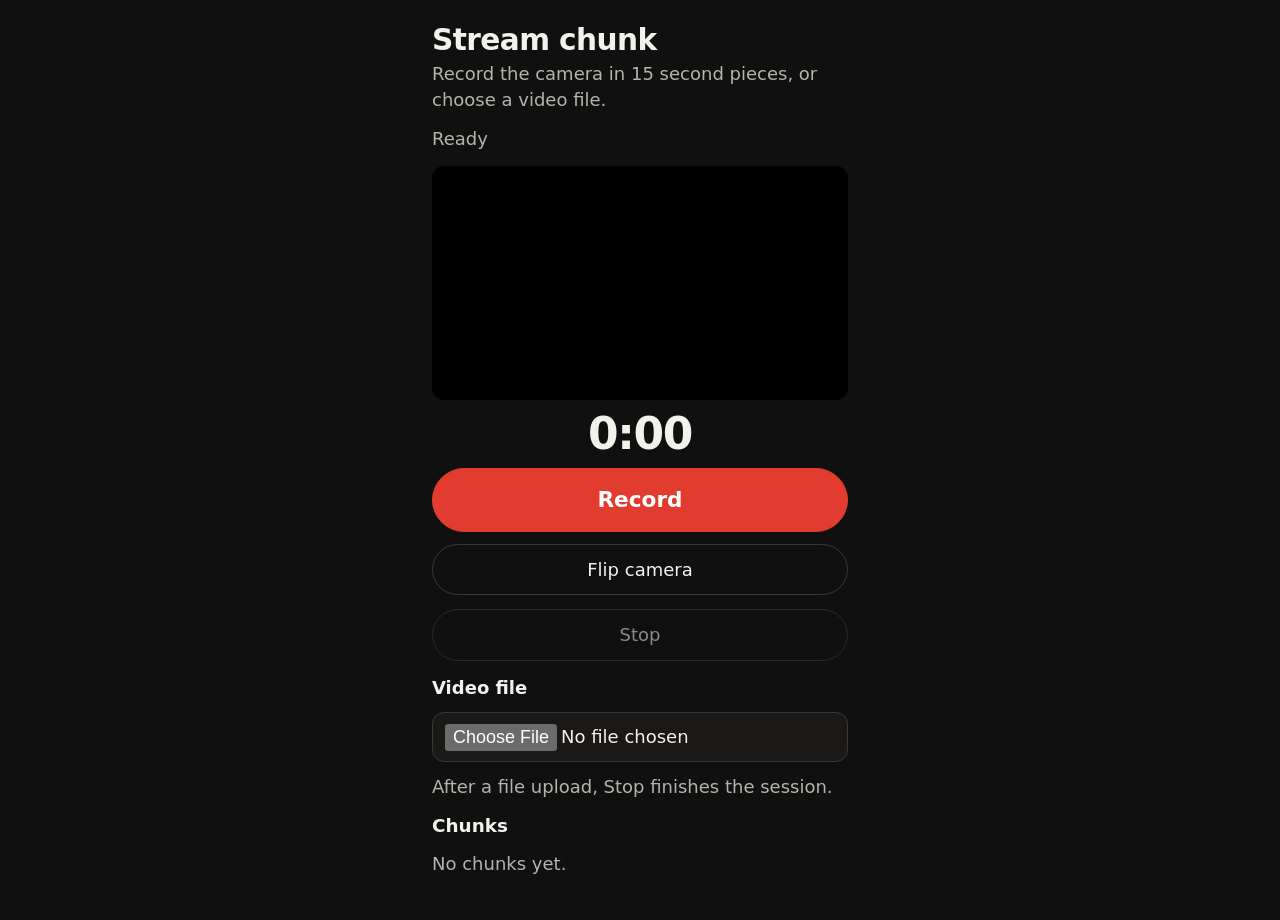
<file: stream-chunk/frontend/index.html>
<!DOCTYPE html>
<html lang="en">
<head>
  <meta charset="utf-8">
  <meta name="viewport" content="width=device-width, initial-scale=1, viewport-fit=cover">
  <meta name="theme-color" content="#101010">
  <title>Stream chunk</title>
  <link rel="stylesheet" href="app.css">
</head>
<body>
  <main>
    <header>
      <h1>Stream chunk</h1>
      <p class="lede">Record the camera in 15 second pieces, or choose a video file.</p>
    </header>

    <p id="status" aria-live="polite">Ready</p>
    <p id="error" role="alert"></p>

    <section id="live">
      <video id="preview" playsinline webkit-playsinline autoplay muted></video>
      <p id="timer">0:00</p>
      <button id="record" type="button">Record</button>
      <button id="flip" type="button">Flip camera</button>
    </section>

    <p id="live-unavailable" hidden>Live recording is unavailable.</p>

    <button id="stop" type="button" disabled>Stop</button>

    <section id="file-section">
      <label for="file">Video file</label>
      <input id="file" type="file" accept="video/*">
      <p class="hint">After a file upload, Stop finishes the session.</p>
    </section>

    <section id="chunk-section">
      <h2>Chunks</h2>
      <p id="empty-chunks" class="hint">No chunks yet.</p>
      <ol id="chunks"></ol>
    </section>
  </main>
  <script src="app.js"></script>
</body>
</html>
</file>
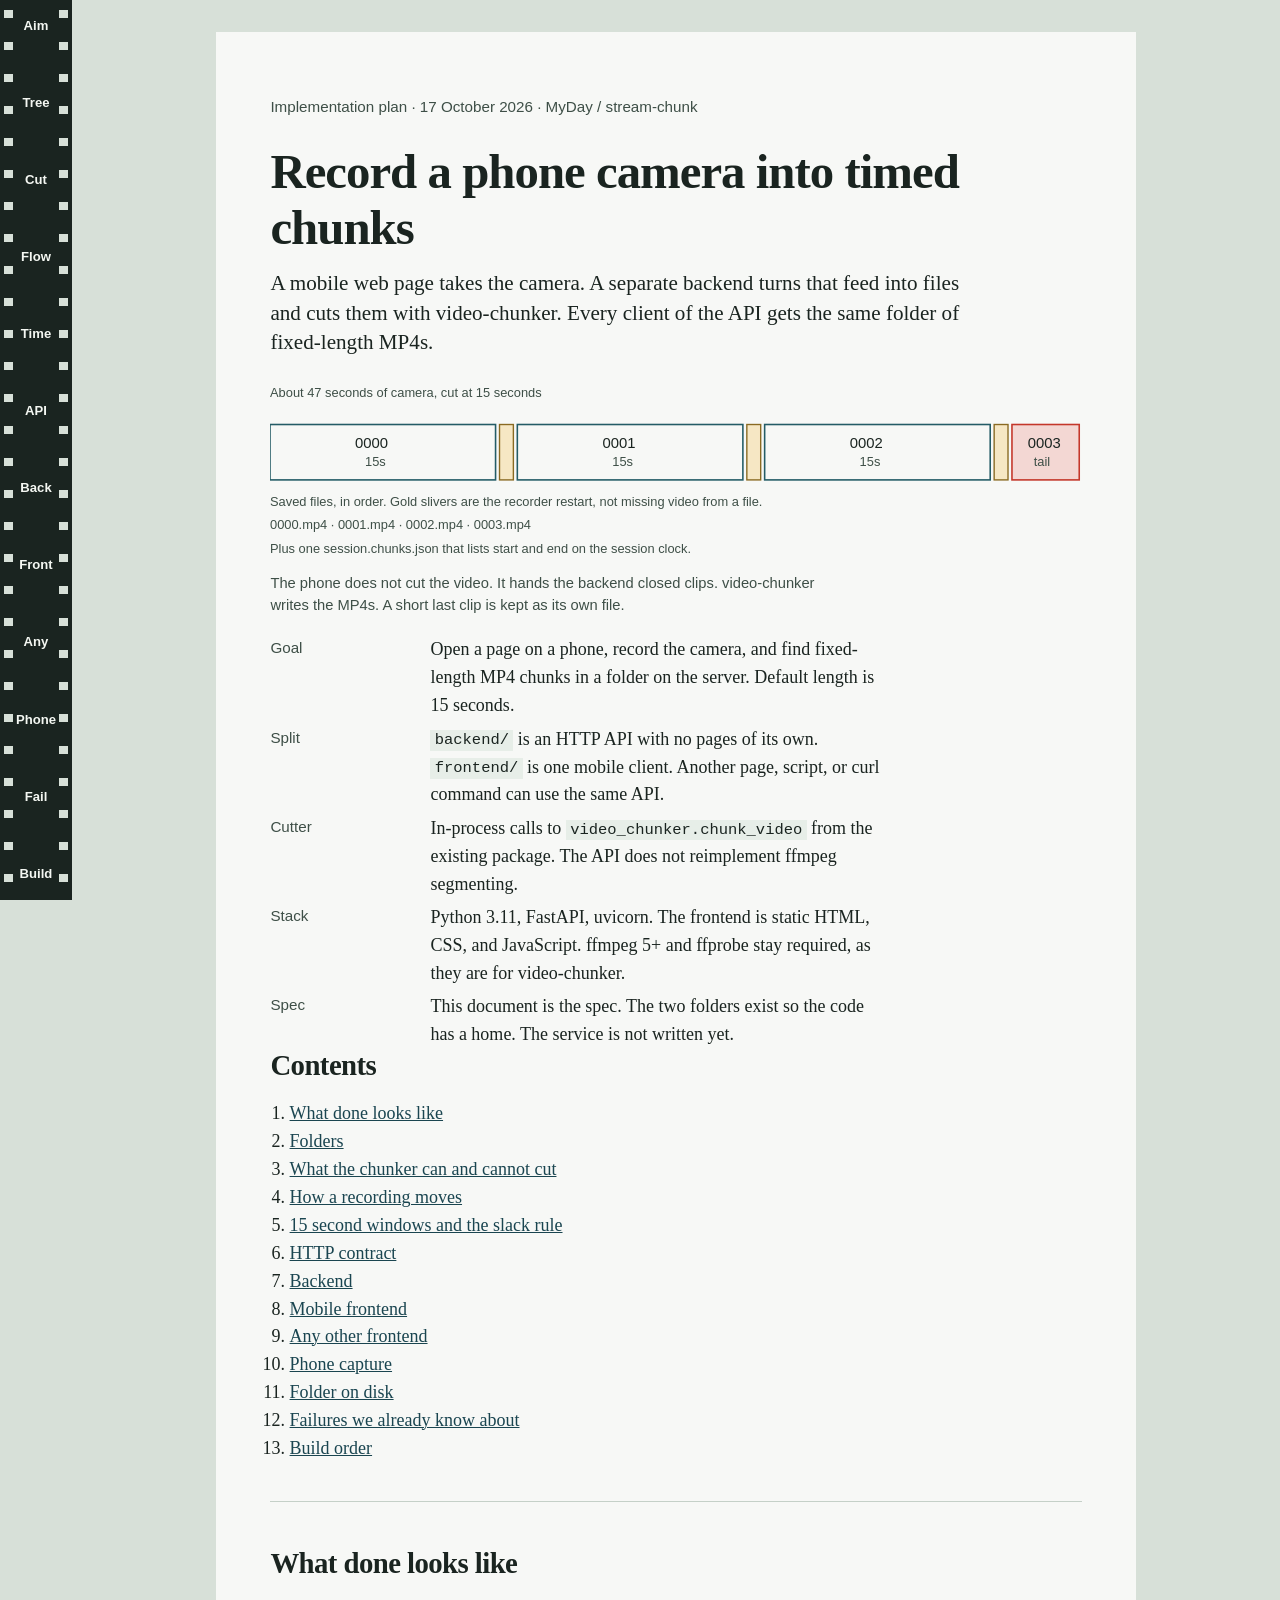
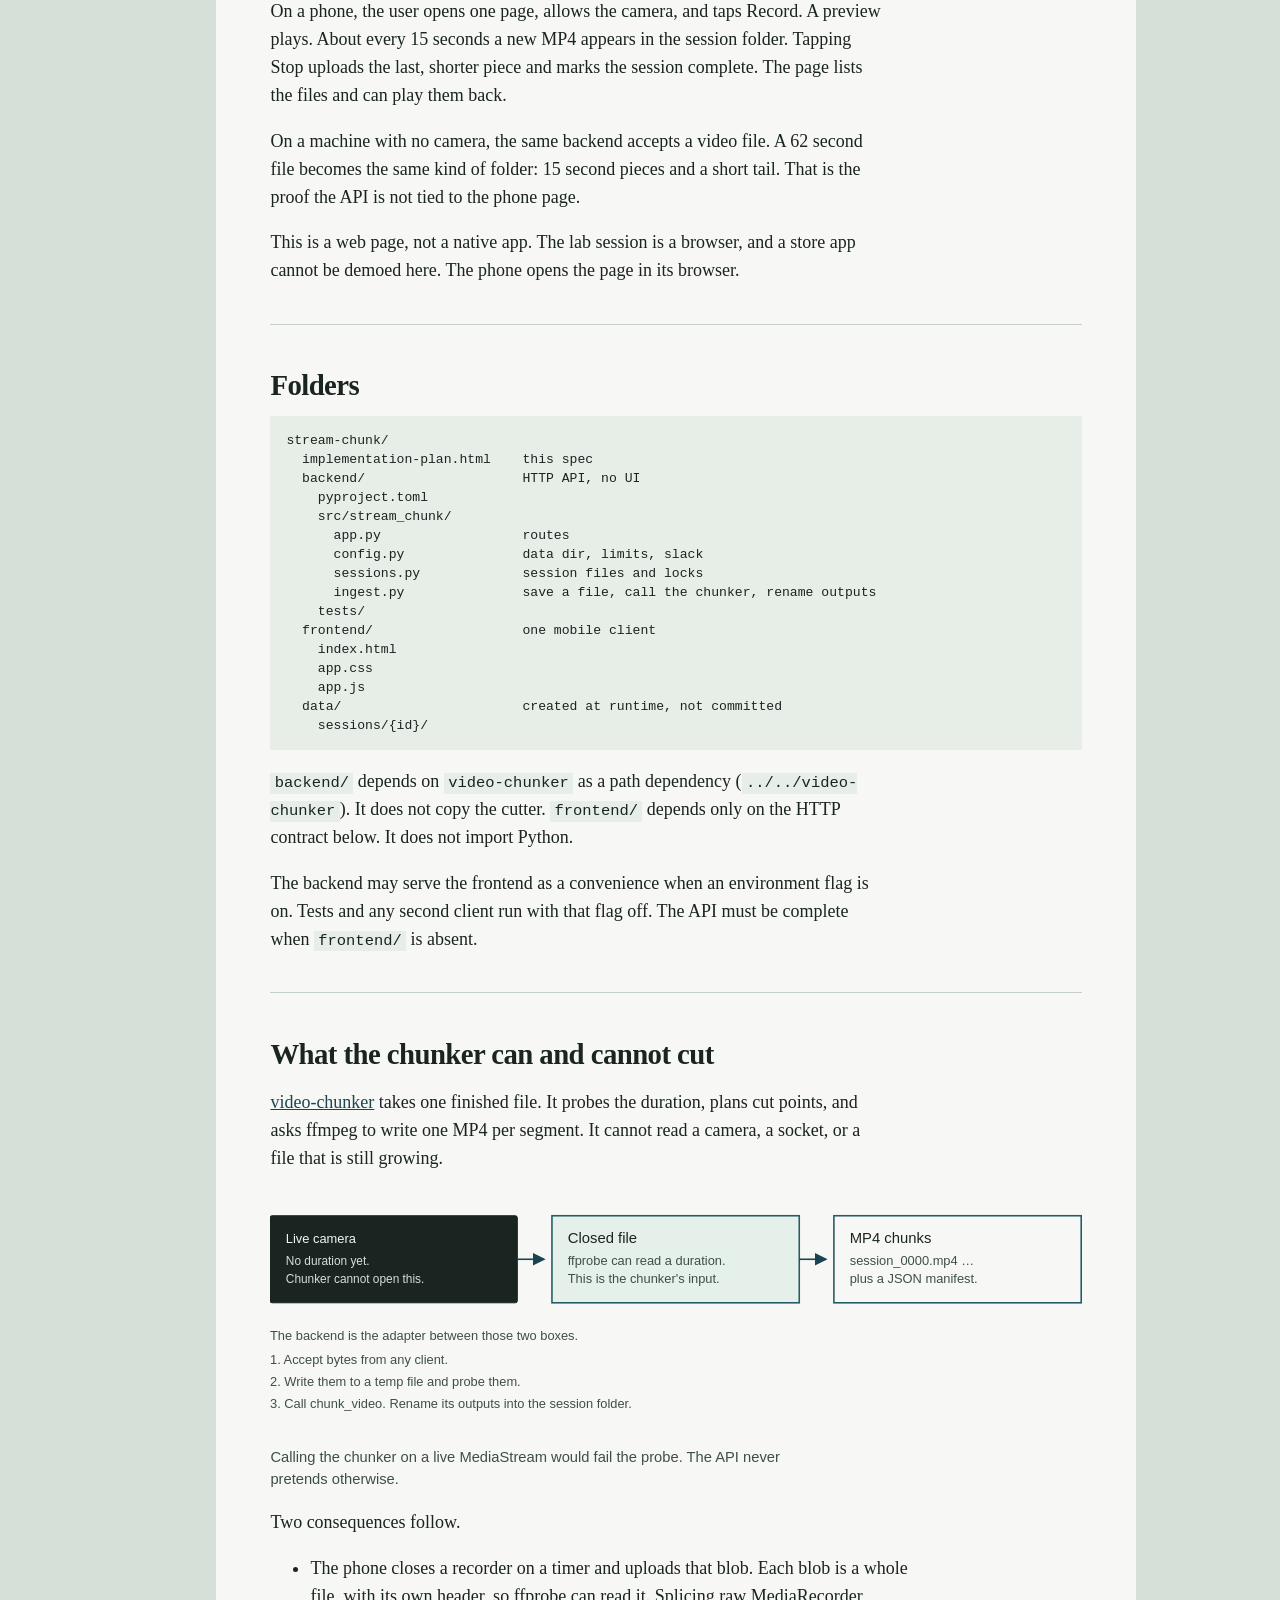
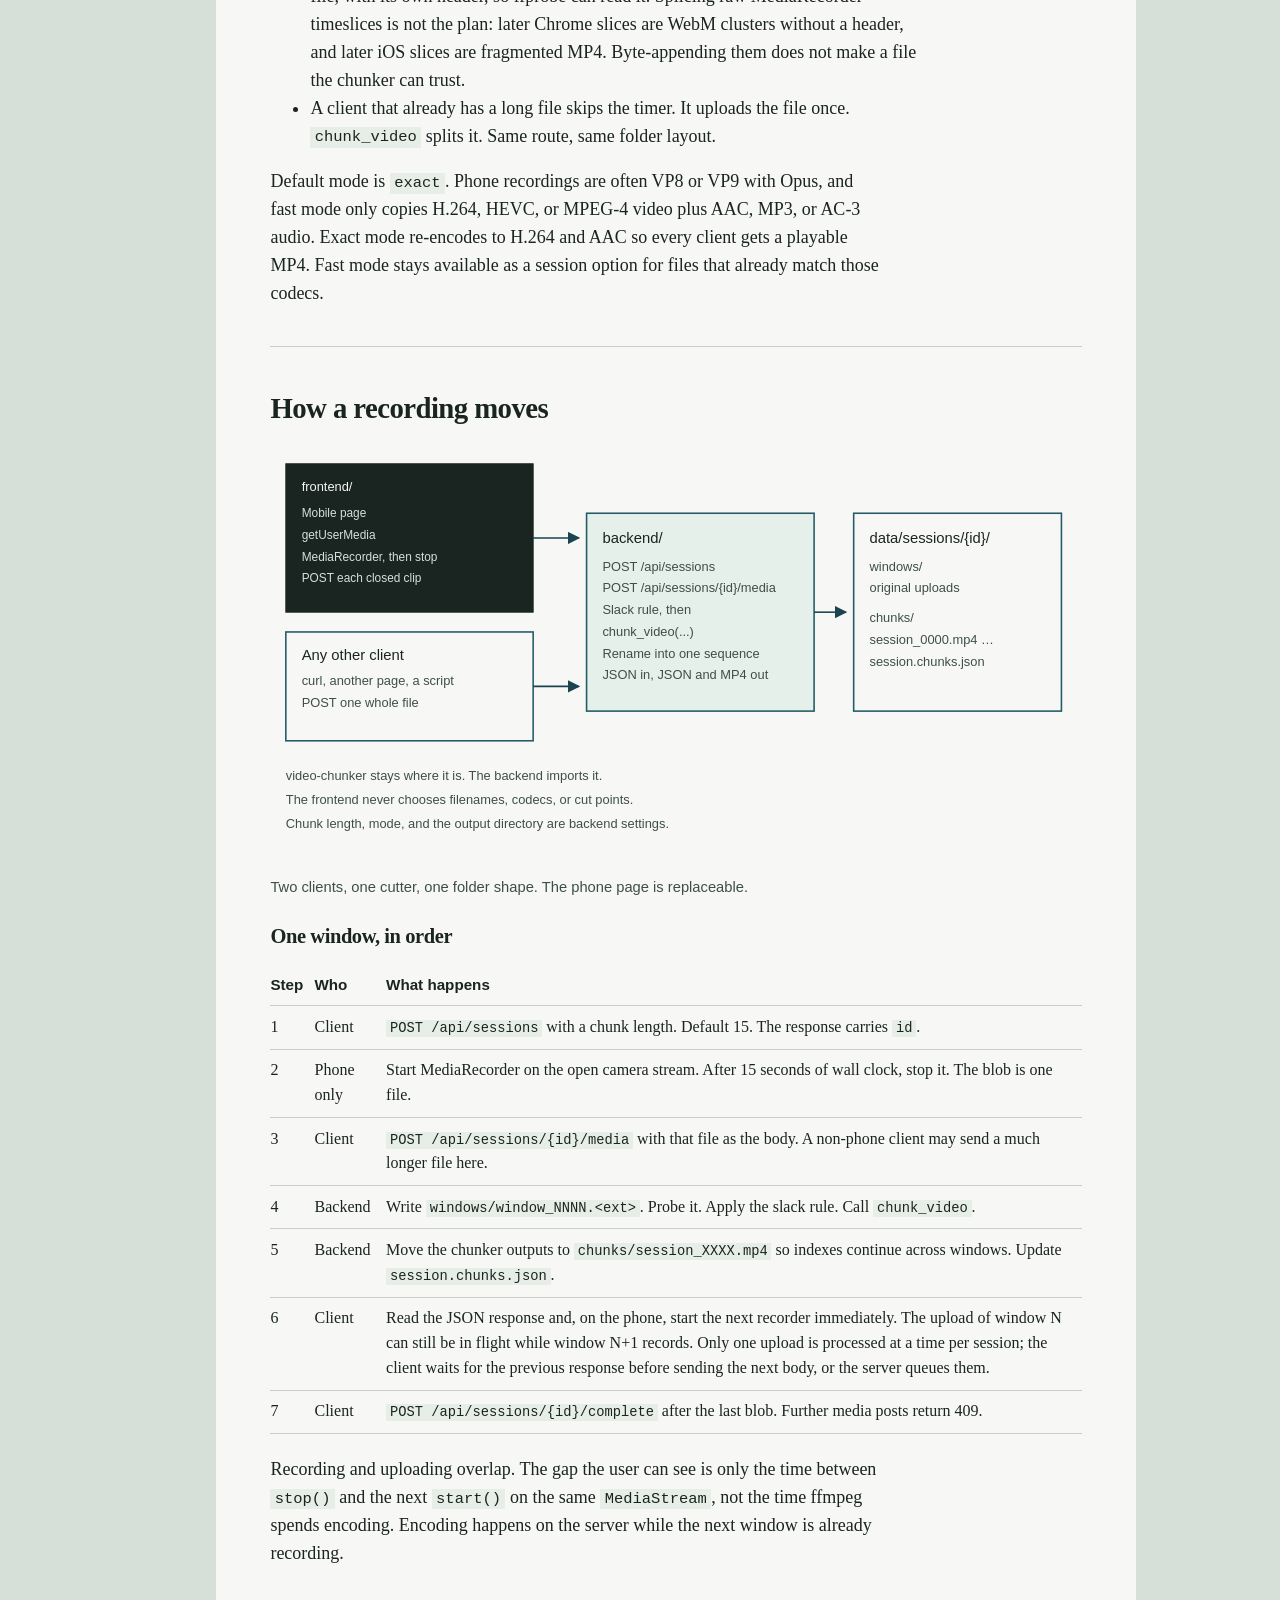
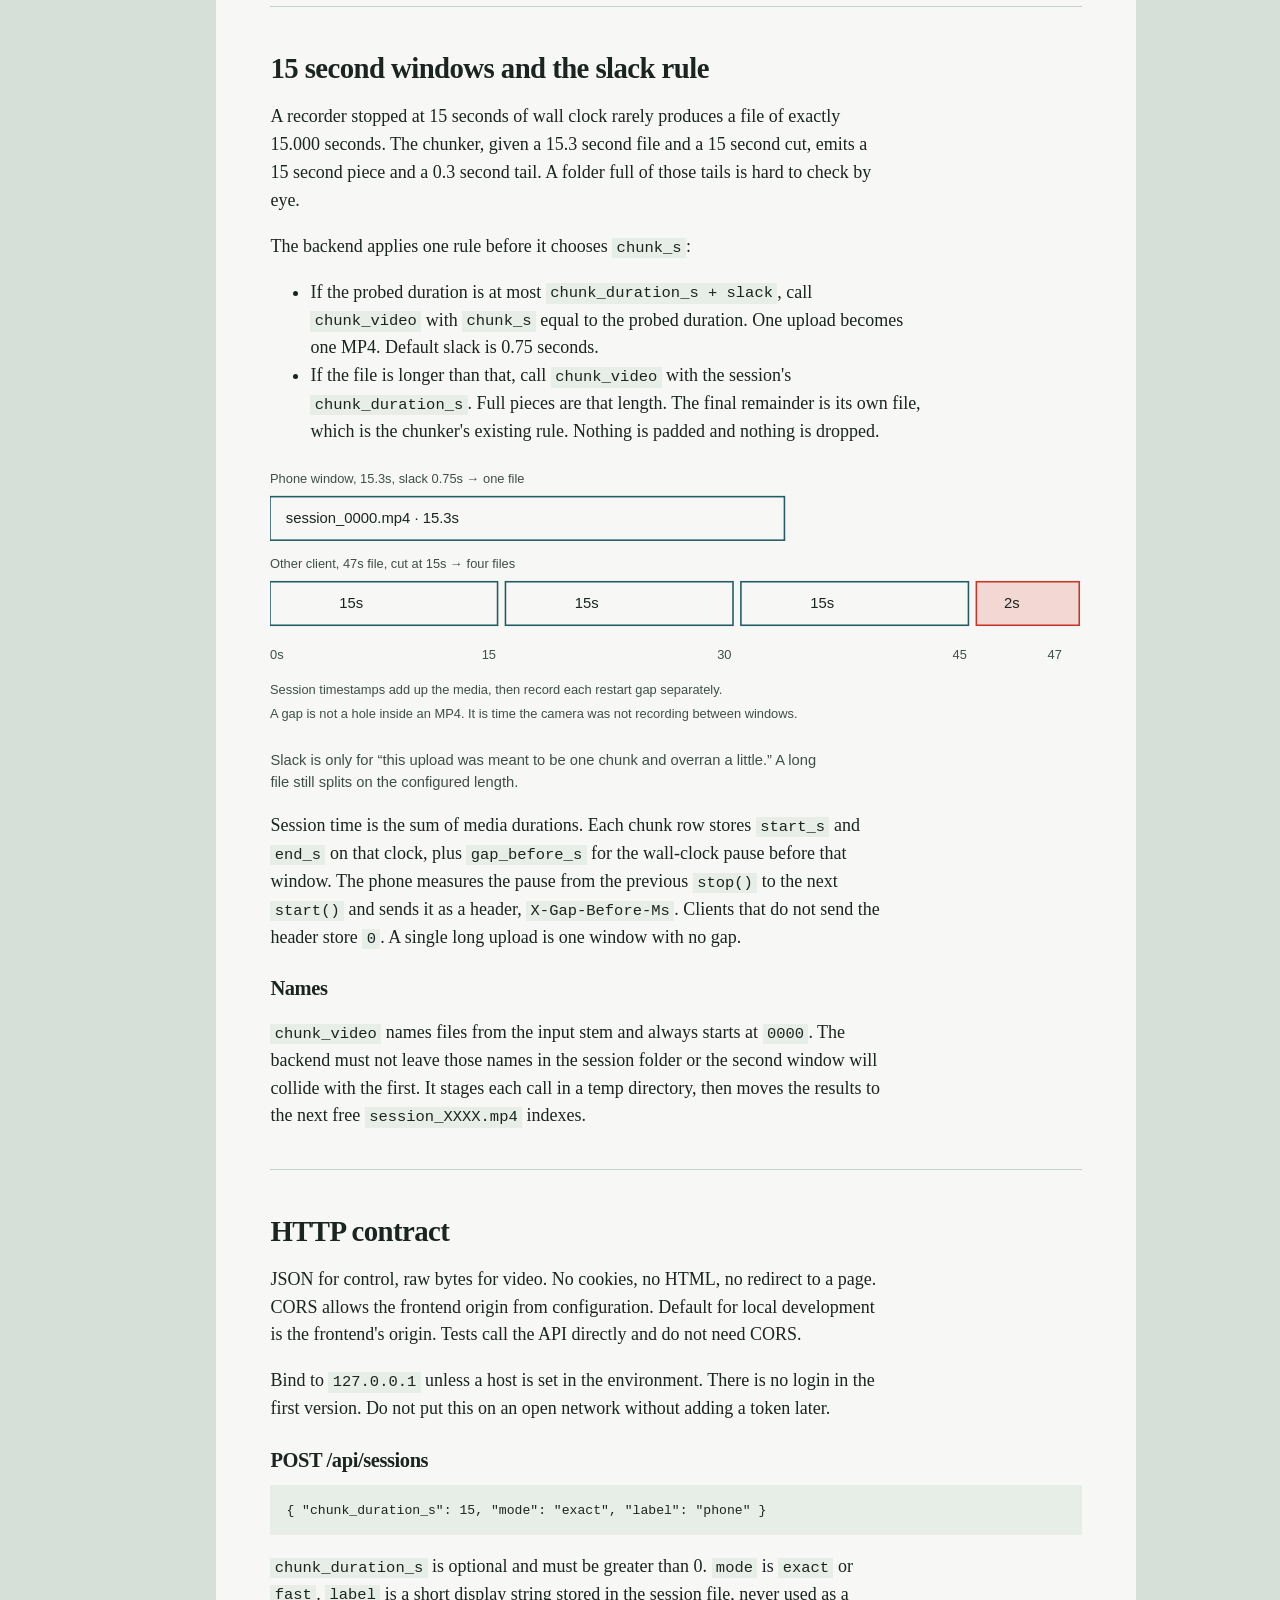
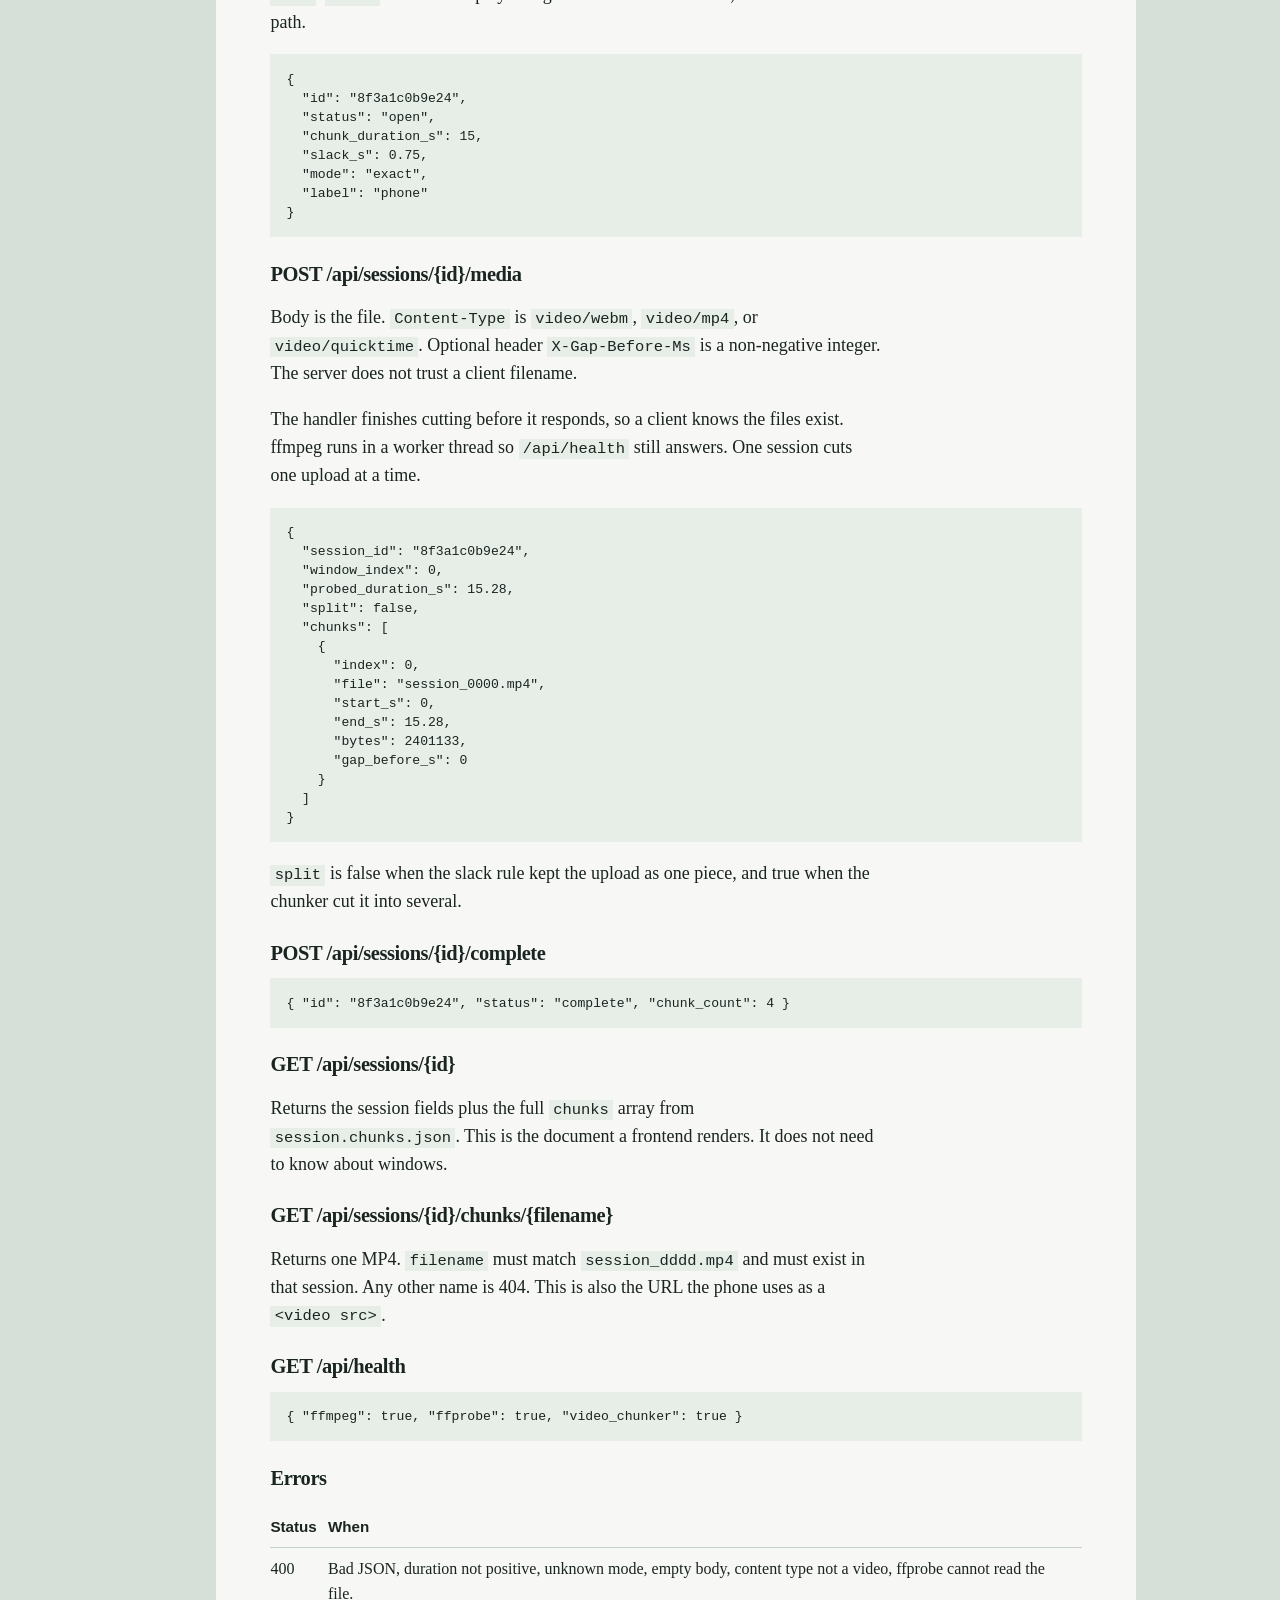
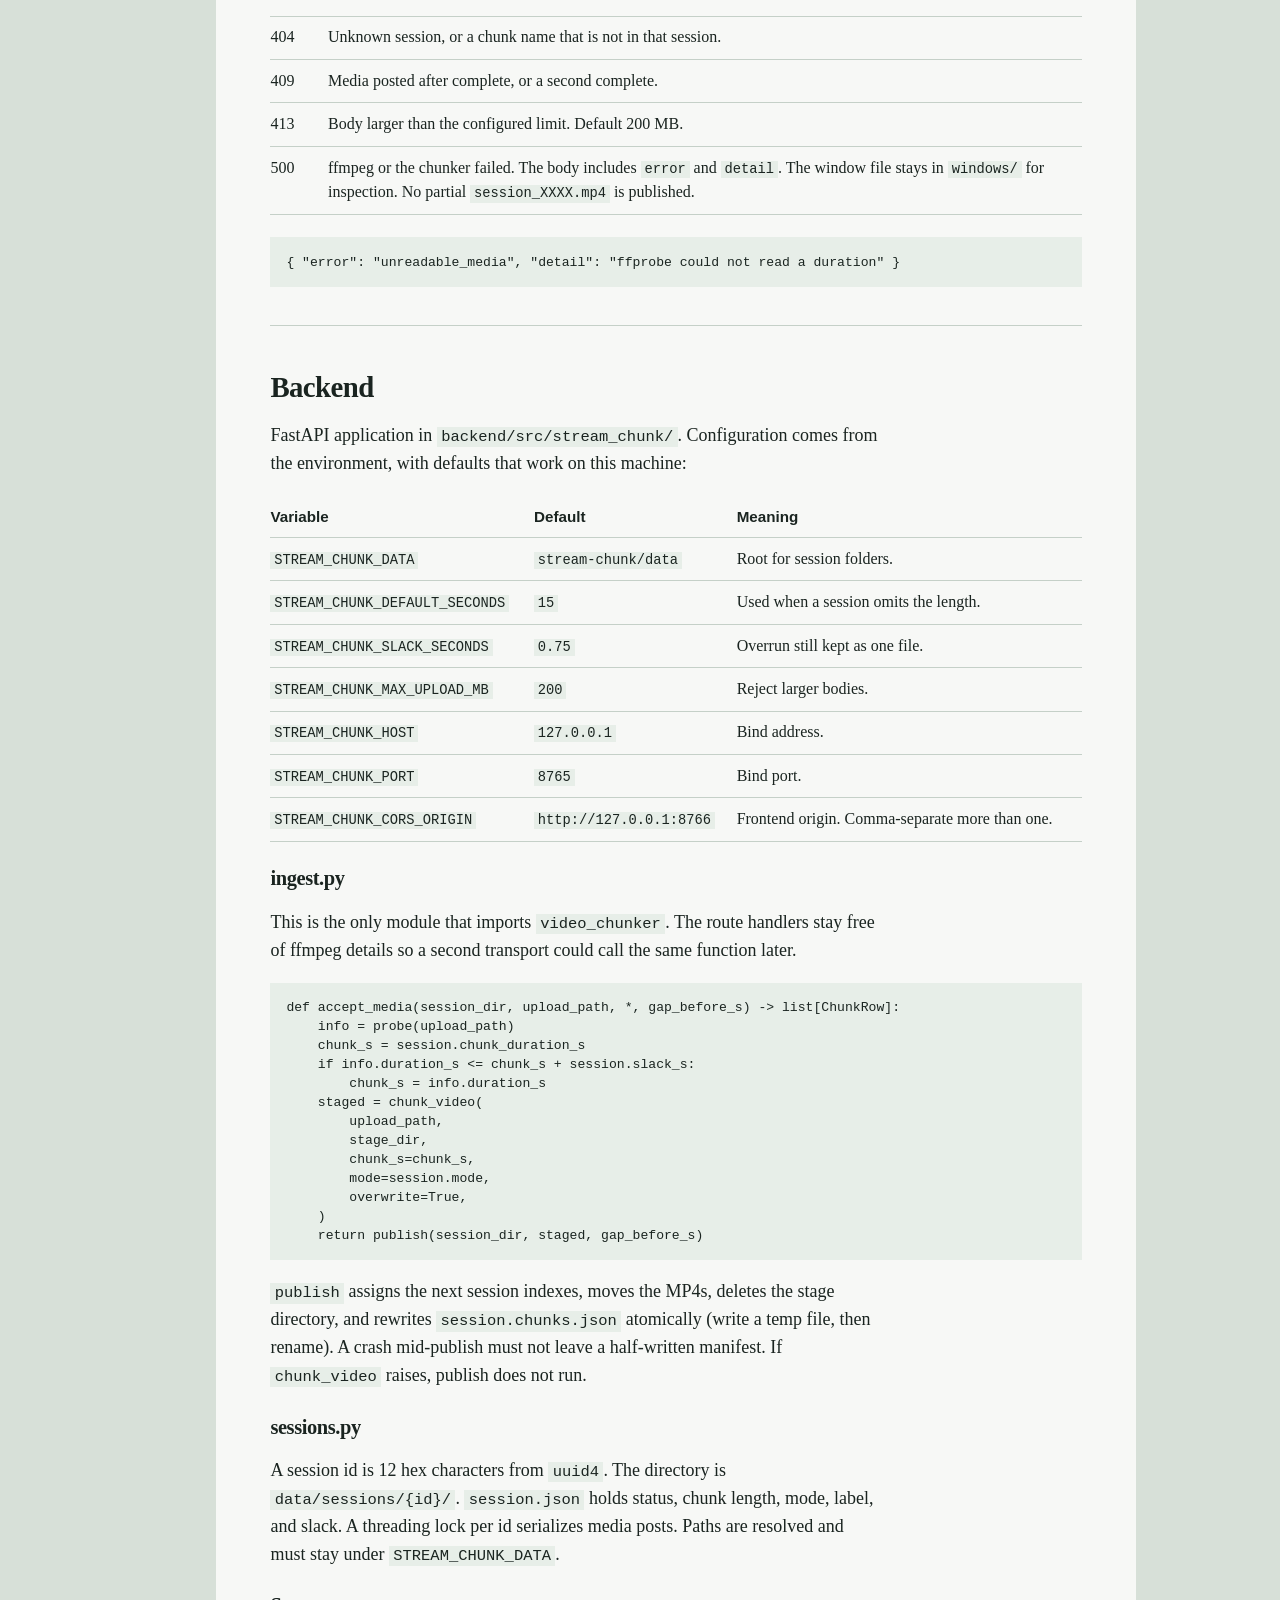
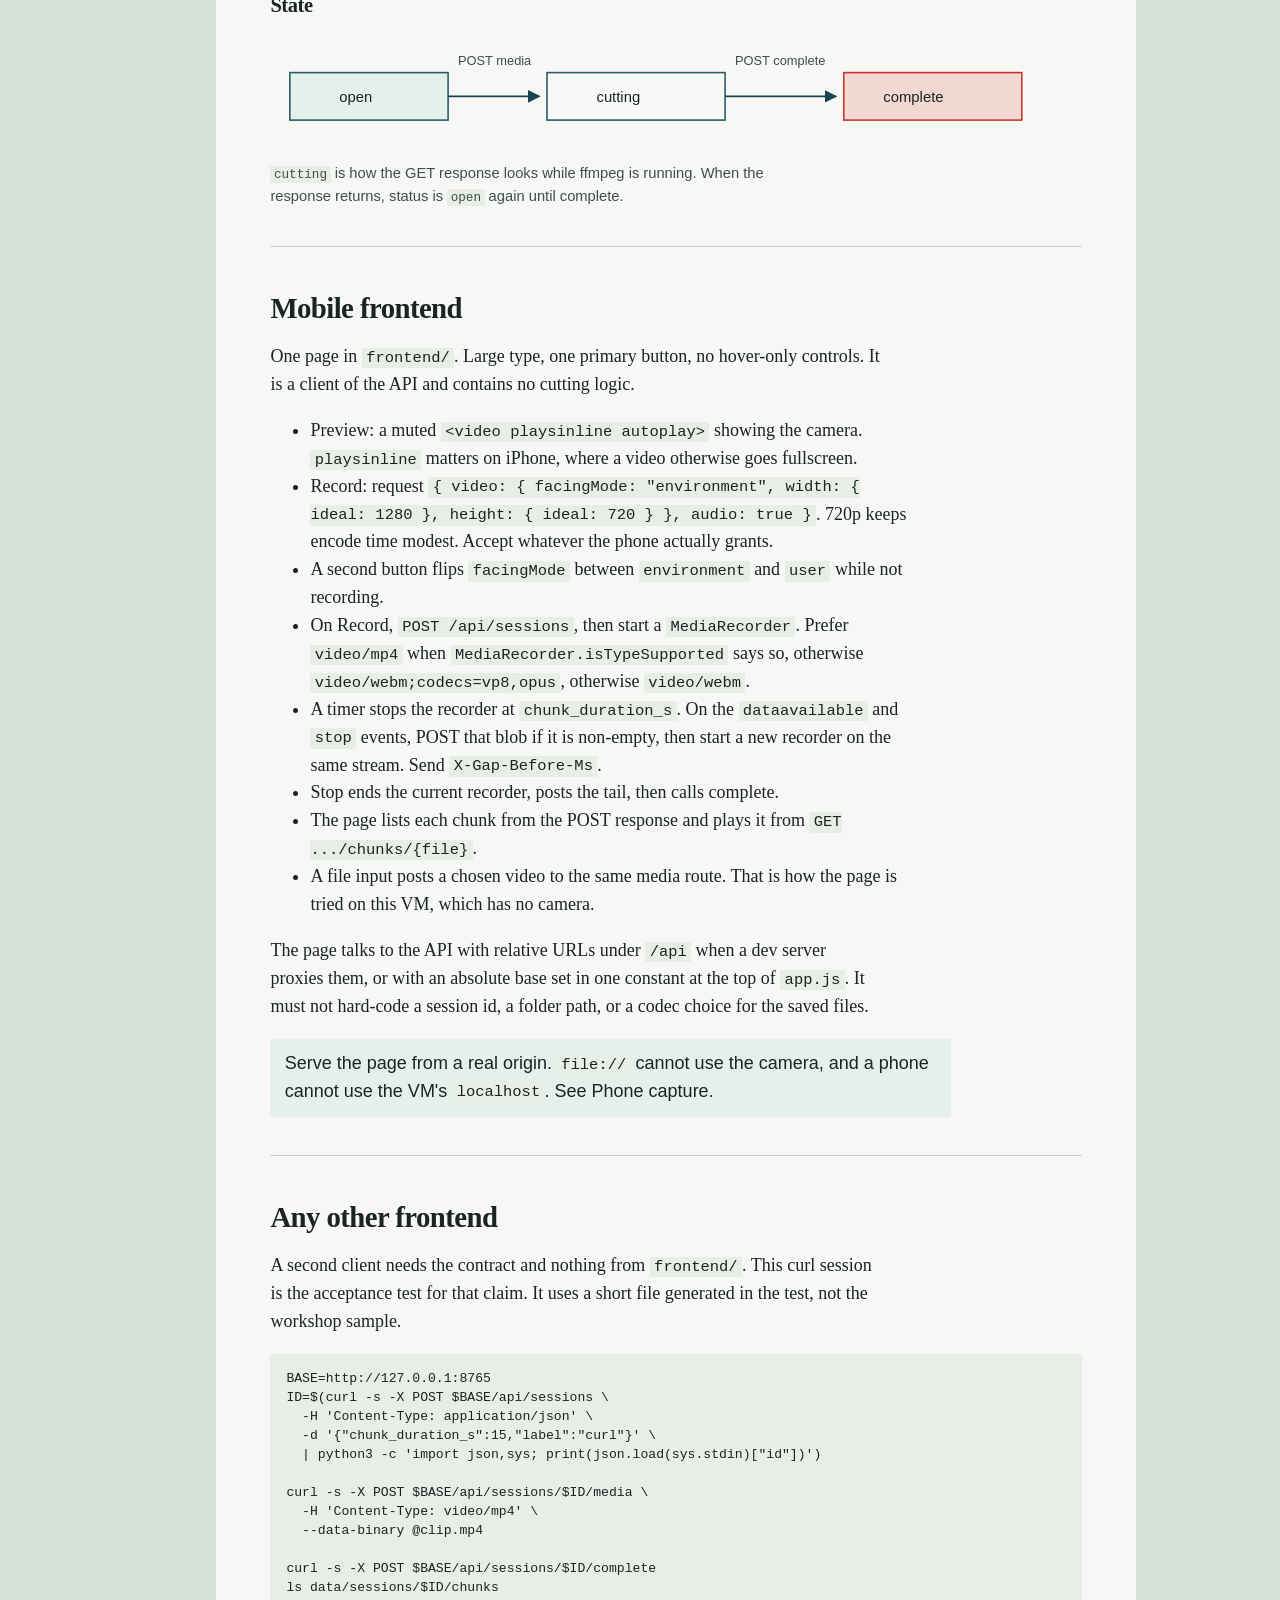
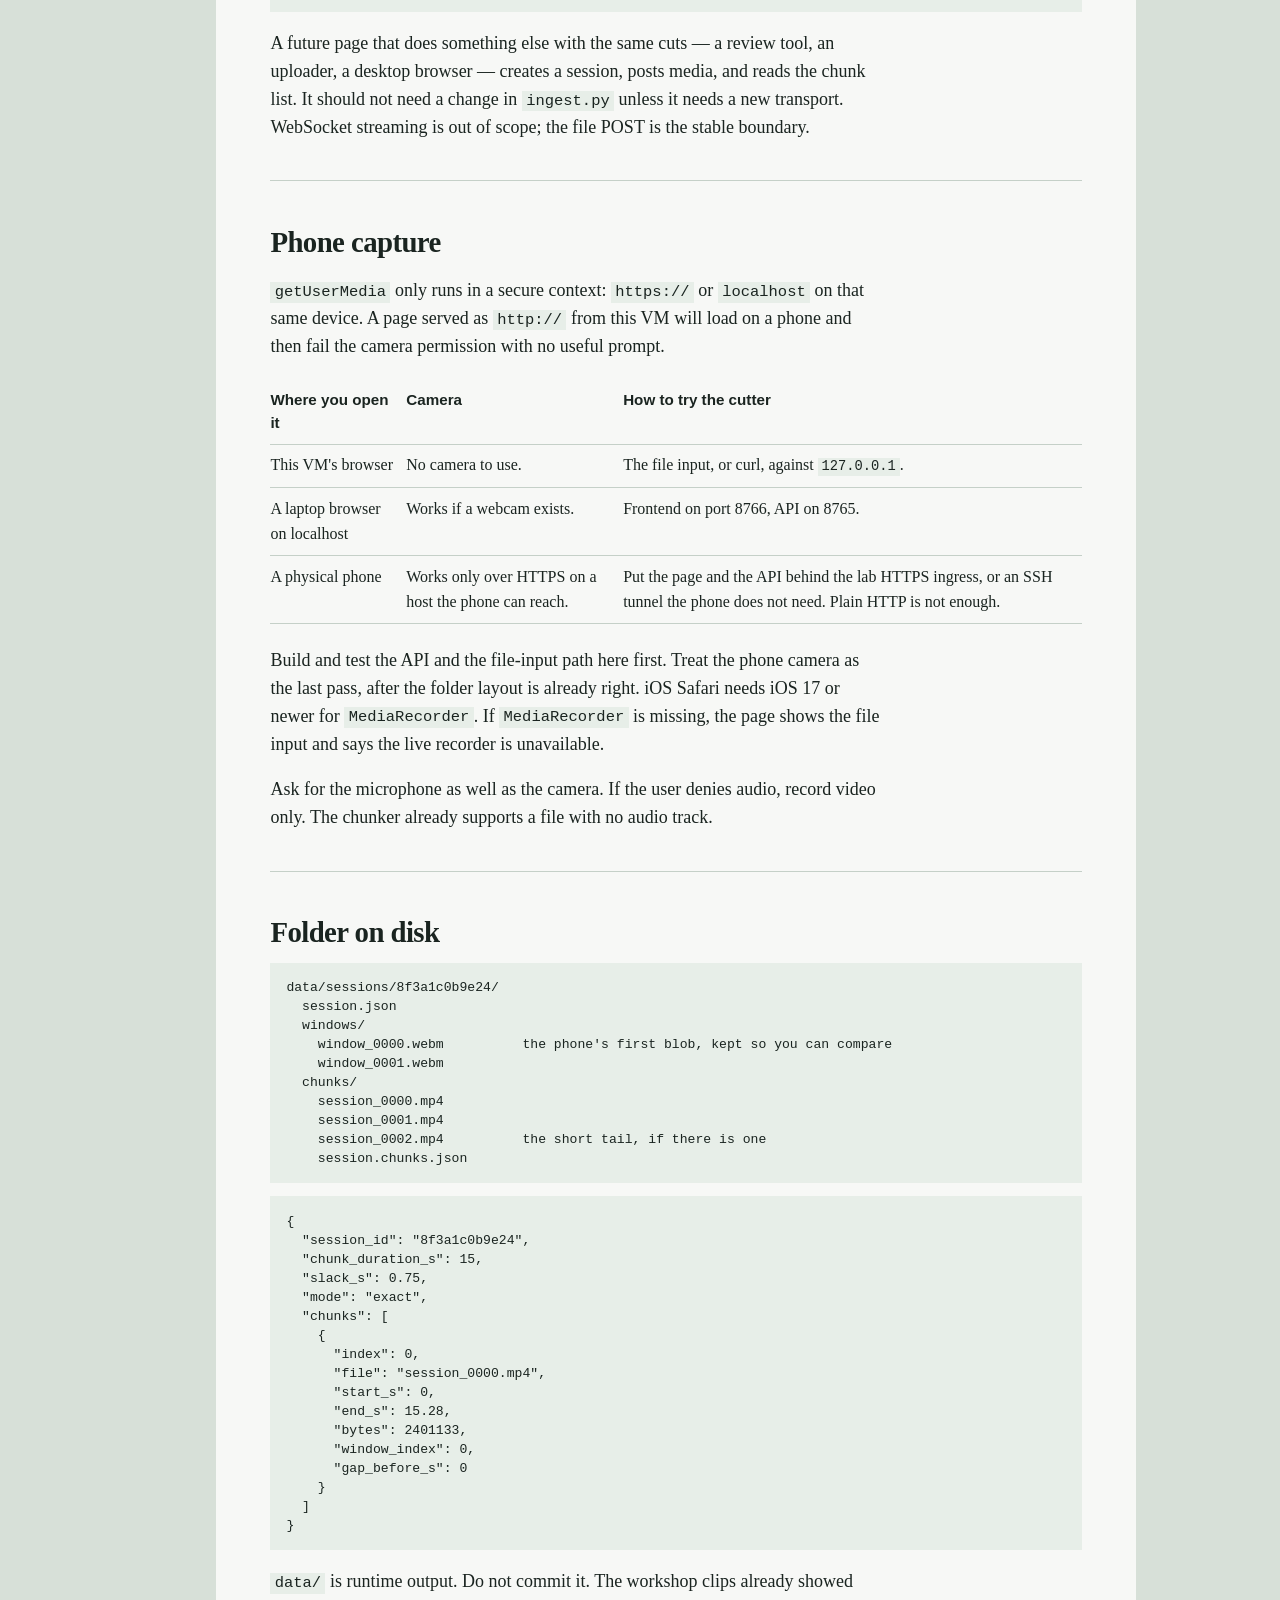
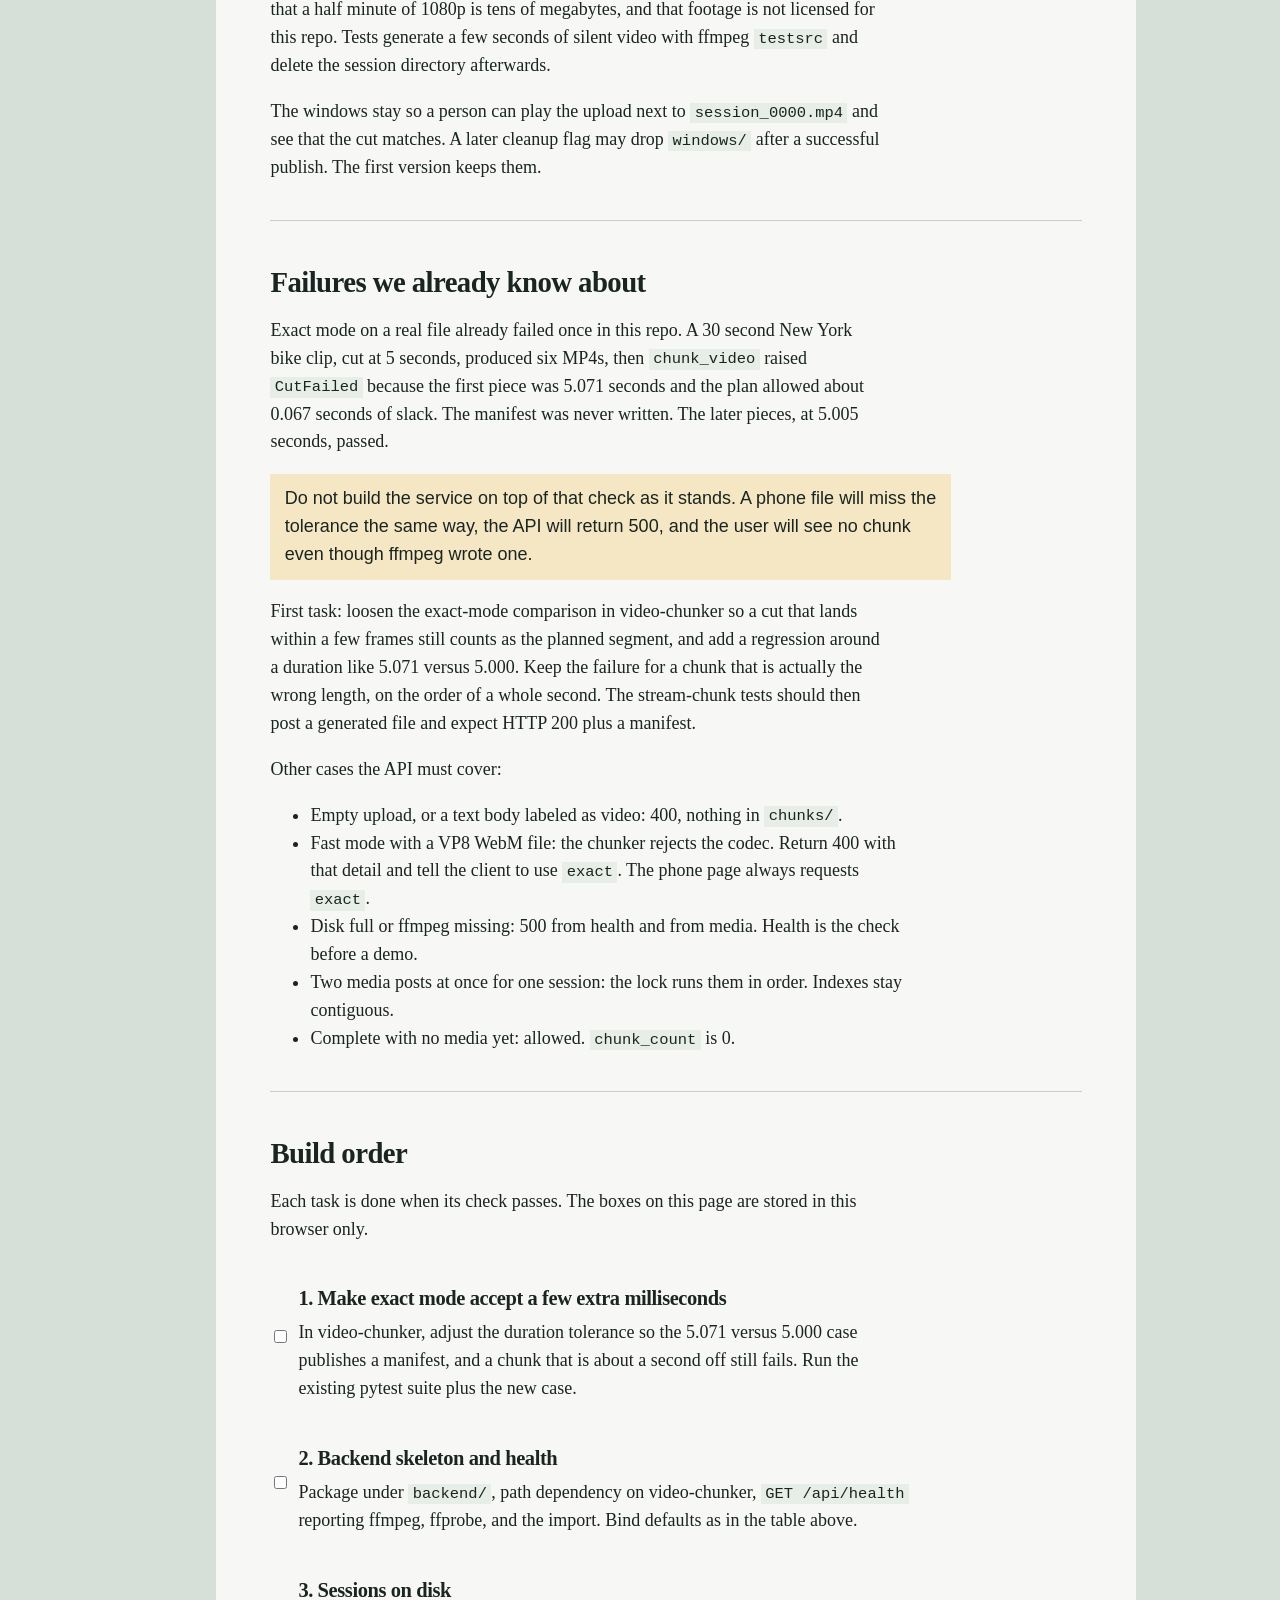
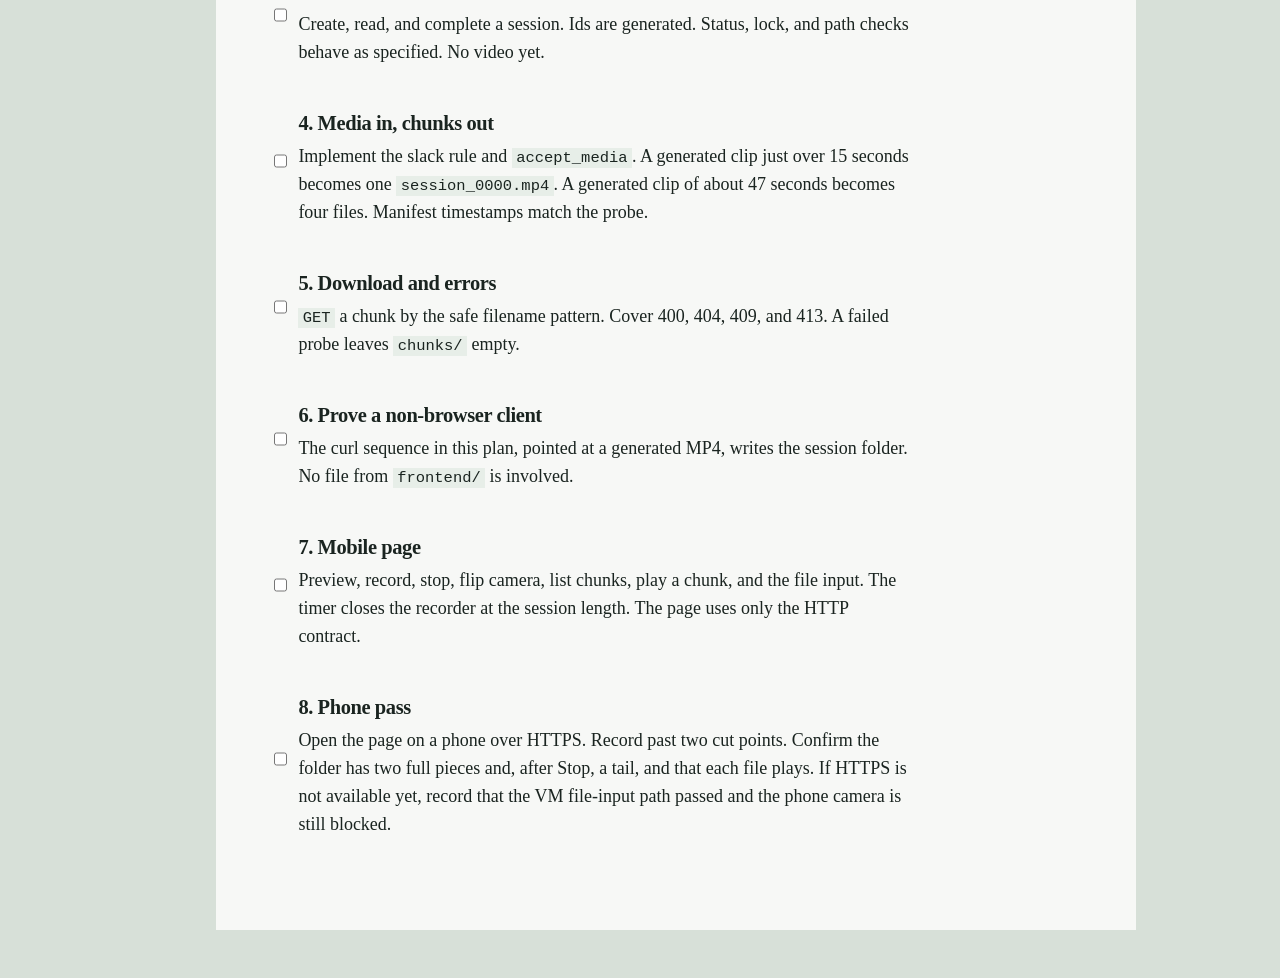
<file: stream-chunk/implementation-plan.html>
<!DOCTYPE html>
<html lang="en">
<head>
  <meta charset="utf-8">
  <meta name="viewport" content="width=device-width, initial-scale=1">
  <title>Stream chunk implementation plan</title>
  <style>
    :root {
      --wall: #d7e0d8;
      --sheet: #f7f8f6;
      --ink: #1a2420;
      --muted: #3e4f47;
      --splice: #c4372a;
      --steel: #245c66;
      --steel-deep: #1a4550;
      --rule: #c5d0c8;
      --chip: #e7eee8;
      --film: #1a2420;
      --gap: #e7c07a;
      --serif: "Iowan Old Style", "Palatino Linotype", Palatino, "Book Antiqua", Georgia, serif;
      --sans: "Avenir Next", "Segoe UI", sans-serif;
      --mono: "SF Mono", ui-monospace, Menlo, Consolas, monospace;
    }

    * { box-sizing: border-box; }
    html { scroll-behavior: smooth; }
    @media (prefers-reduced-motion: reduce) {
      html { scroll-behavior: auto; }
    }

    body {
      margin: 0;
      background: var(--wall);
      color: var(--ink);
      font-family: var(--serif);
      font-size: 1.125rem;
      line-height: 1.55;
    }

    a { color: var(--steel-deep); }
    a:hover { color: var(--splice); }
    :focus-visible {
      outline: 2px solid var(--splice);
      outline-offset: 3px;
    }

    .skip {
      position: absolute;
      left: 1rem;
      top: -4rem;
      background: var(--sheet);
      padding: 0.4rem 0.7rem;
    }
    .skip:focus { top: 1rem; }

    .bench {
      display: grid;
      grid-template-columns: 4.5rem minmax(0, 1fr);
      min-height: 100vh;
    }

    .film {
      background: var(--film);
      position: sticky;
      top: 0;
      height: 100vh;
      display: flex;
      flex-direction: column;
      justify-content: space-between;
      padding: 0.7rem 0;
      background-image:
        repeating-linear-gradient(to bottom, transparent 0 10px, #d7e0d8 10px 18px, transparent 18px 32px),
        repeating-linear-gradient(to bottom, transparent 0 10px, #d7e0d8 10px 18px, transparent 18px 32px);
      background-size: 0.55rem 32px, 0.55rem 32px;
      background-position: 0.28rem 0, calc(100% - 0.28rem) 0;
      background-repeat: repeat-y;
    }

    .film a {
      color: #f4f7f2;
      text-decoration: none;
      font-family: var(--sans);
      font-weight: 600;
      font-size: 0.82rem;
      text-align: center;
      padding: 0.3rem 0;
    }
    .film a:hover,
    .film a:focus-visible { color: #ffb4a8; }

    .sheet {
      width: min(920px, calc(100% - 3rem));
      margin: 2rem auto 3rem;
      background: var(--sheet);
      padding: 3rem 3.4rem 4.5rem;
    }

    h1, h2, h3 {
      font-weight: 600;
      letter-spacing: -0.02em;
      line-height: 1.15;
    }
    h1 { font-size: 3.05rem; margin: 0 0 0.8rem; }
    h2 { font-size: 1.8rem; margin: 0 0 0.8rem; }
    h3 { font-size: 1.28rem; margin: 1.6rem 0 0.5rem; }
    p, li { max-width: 68ch; }

    .lede {
      font-size: 1.32rem;
      line-height: 1.4;
      margin-top: 0;
    }
    .meta {
      font-family: var(--sans);
      color: var(--muted);
      font-size: 0.95rem;
      margin-bottom: 1.6rem;
    }
    section { margin-top: 2.8rem; }

    .cut {
      border: 0;
      height: 0;
      margin: 2.4rem 0 0;
      border-top: 1px solid var(--rule);
      position: relative;
    }
    .cut::after {
      content: "";
      position: absolute;
      left: 0;
      top: -7px;
      width: 14px;
      height: 14px;
      border-right: 2px solid var(--splice);
      border-bottom: 2px solid var(--splice);
      transform: rotate(-45deg);
      background: var(--sheet);
    }

    .facts {
      display: grid;
      grid-template-columns: 9rem 1fr;
      gap: 0.35rem 1rem;
      margin: 1.2rem 0 0;
      max-width: 68ch;
    }
    .facts dt {
      font-family: var(--sans);
      font-size: 0.95rem;
      color: var(--muted);
    }
    .facts dd { margin: 0; }

    table {
      width: 100%;
      border-collapse: collapse;
      margin: 1rem 0 1.4rem;
      font-size: 1rem;
    }
    th, td {
      text-align: left;
      vertical-align: top;
      padding: 0.55rem 0.7rem 0.55rem 0;
      border-bottom: 1px solid var(--rule);
    }
    th {
      font-family: var(--sans);
      font-weight: 600;
      font-size: 0.95rem;
    }

    code, pre { font-family: var(--mono); }
    code {
      font-size: 0.86em;
      background: var(--chip);
      padding: 0.08em 0.28em;
    }
    pre {
      background: var(--chip);
      padding: 0.95rem 1rem;
      overflow-x: auto;
      line-height: 1.45;
      font-size: 0.82rem;
      max-width: none;
    }
    pre code { background: transparent; padding: 0; font-size: inherit; }

    .diagram { margin: 1.2rem 0 0.4rem; overflow-x: auto; }
    svg { display: block; width: 100%; height: auto; }
    .box { fill: var(--sheet); stroke: var(--steel); stroke-width: 1.6; }
    .box-end { fill: #f3d7d3; stroke: var(--splice); stroke-width: 1.6; }
    .box-gap { fill: #f6e7c4; stroke: #8a6a22; stroke-width: 1.4; }
    .box-film { fill: var(--film); stroke: var(--film); }
    .box-soft { fill: #e5f0ea; stroke: var(--steel); stroke-width: 1.6; }
    .label { font-family: var(--sans); font-size: 15px; fill: var(--ink); }
    .label-light { font-family: var(--sans); font-size: 13px; fill: #f4f7f2; }
    .small { font-family: var(--sans); font-size: 13px; fill: var(--muted); }
    .small-light { font-family: var(--sans); font-size: 12px; fill: #d5e0da; }
    .arrow { stroke: var(--steel-deep); stroke-width: 1.6; fill: none; }
    .tick { stroke: var(--splice); stroke-width: 2; }

    figcaption {
      font-family: var(--sans);
      color: var(--muted);
      font-size: 0.92rem;
      margin-top: 0.4rem;
      max-width: 68ch;
    }

    .call {
      font-family: var(--sans);
      background: #e5f0ea;
      padding: 0.7rem 0.9rem;
      margin: 0.8rem 0;
      max-width: 68ch;
    }
    .warn {
      font-family: var(--sans);
      background: #f6e7c4;
      padding: 0.7rem 0.9rem;
      margin: 0.8rem 0;
      max-width: 68ch;
    }

    .step {
      display: grid;
      grid-template-columns: 1.2rem 1fr;
      gap: 0.55rem;
      margin: 0.9rem 0;
    }
    .step input { margin-top: 0.45rem; accent-color: var(--splice); }
    .step p { margin: 0.3rem 0; }

    nav.contents ol { padding-left: 1.2rem; }
    nav.contents a { text-decoration-thickness: 1px; }

    @media (max-width: 720px) {
      .bench { grid-template-columns: 1fr; }
      .film {
        position: sticky;
        top: 0;
        height: auto;
        flex-direction: row;
        flex-wrap: wrap;
        justify-content: flex-start;
        gap: 0.2rem 0.6rem;
        z-index: 2;
        padding: 0.55rem 0.8rem;
        background-size: 32px 0.4rem, 32px 0.4rem;
        background-position: 0 0.15rem, 0 calc(100% - 0.15rem);
        background-repeat: repeat-x;
      }
      .sheet {
        width: auto;
        margin: 0;
        padding: 1.6rem 1.15rem 3rem;
      }
      h1 { font-size: 2.15rem; }
      .facts { grid-template-columns: 1fr; }
    }
  </style>
</head>
<body>
  <a class="skip" href="#content">Skip to the plan</a>
  <div class="bench">
    <nav class="film" aria-label="Sections">
      <a href="#outcome">Aim</a>
      <a href="#layout">Tree</a>
      <a href="#constraint">Cut</a>
      <a href="#architecture">Flow</a>
      <a href="#timing">Time</a>
      <a href="#api">API</a>
      <a href="#backend">Back</a>
      <a href="#frontend">Front</a>
      <a href="#clients">Any</a>
      <a href="#phone">Phone</a>
      <a href="#failures">Fail</a>
      <a href="#tasks">Build</a>
    </nav>
    <article class="sheet" id="content">
      <p class="meta">Implementation plan · 17 October 2026 · MyDay / stream-chunk</p>
      <h1>Record a phone camera into timed chunks</h1>
      <p class="lede">A mobile web page takes the camera. A separate backend turns that feed into files and cuts them with video-chunker. Every client of the API gets the same folder of fixed-length MP4s.</p>

      <figure class="diagram">
        <svg viewBox="0 0 820 188" role="img" aria-labelledby="heroTitle heroDesc">
          <title id="heroTitle">A live recording saved as 15 second files</title>
          <desc id="heroDesc">Three full chunks of 15 seconds, one short tail, and narrow gaps where the recorder restarts.</desc>
          <text class="small" x="0" y="18">About 47 seconds of camera, cut at 15 seconds</text>
          <rect class="box" x="0" y="46" width="228" height="56"/>
          <rect class="box-gap" x="232" y="46" width="14" height="56"/>
          <rect class="box" x="250" y="46" width="228" height="56"/>
          <rect class="box-gap" x="482" y="46" width="14" height="56"/>
          <rect class="box" x="500" y="46" width="228" height="56"/>
          <rect class="box-gap" x="732" y="46" width="14" height="56"/>
          <rect class="box-end" x="750" y="46" width="68" height="56"/>
          <text class="label" x="86" y="70">0000</text>
          <text class="small" x="96" y="88">15s</text>
          <text class="label" x="336" y="70">0001</text>
          <text class="small" x="346" y="88">15s</text>
          <text class="label" x="586" y="70">0002</text>
          <text class="small" x="596" y="88">15s</text>
          <text class="label" x="766" y="70">0003</text>
          <text class="small" x="772" y="88">tail</text>
          <text class="small" x="0" y="128">Saved files, in order. Gold slivers are the recorder restart, not missing video from a file.</text>
          <text class="small" x="0" y="152">0000.mp4 · 0001.mp4 · 0002.mp4 · 0003.mp4</text>
          <text class="small" x="0" y="176">Plus one session.chunks.json that lists start and end on the session clock.</text>
        </svg>
        <figcaption>The phone does not cut the video. It hands the backend closed clips. video-chunker writes the MP4s. A short last clip is kept as its own file.</figcaption>
      </figure>

      <dl class="facts">
        <dt>Goal</dt>
        <dd>Open a page on a phone, record the camera, and find fixed-length MP4 chunks in a folder on the server. Default length is 15 seconds.</dd>
        <dt>Split</dt>
        <dd><code>backend/</code> is an HTTP API with no pages of its own. <code>frontend/</code> is one mobile client. Another page, script, or curl command can use the same API.</dd>
        <dt>Cutter</dt>
        <dd>In-process calls to <code>video_chunker.chunk_video</code> from the existing package. The API does not reimplement ffmpeg segmenting.</dd>
        <dt>Stack</dt>
        <dd>Python 3.11, FastAPI, uvicorn. The frontend is static HTML, CSS, and JavaScript. ffmpeg 5+ and ffprobe stay required, as they are for video-chunker.</dd>
        <dt>Spec</dt>
        <dd>This document is the spec. The two folders exist so the code has a home. The service is not written yet.</dd>
      </dl>

      <nav class="contents" aria-label="Contents">
        <h2>Contents</h2>
        <ol>
          <li><a href="#outcome">What done looks like</a></li>
          <li><a href="#layout">Folders</a></li>
          <li><a href="#constraint">What the chunker can and cannot cut</a></li>
          <li><a href="#architecture">How a recording moves</a></li>
          <li><a href="#timing">15 second windows and the slack rule</a></li>
          <li><a href="#api">HTTP contract</a></li>
          <li><a href="#backend">Backend</a></li>
          <li><a href="#frontend">Mobile frontend</a></li>
          <li><a href="#clients">Any other frontend</a></li>
          <li><a href="#phone">Phone capture</a></li>
          <li><a href="#store">Folder on disk</a></li>
          <li><a href="#failures">Failures we already know about</a></li>
          <li><a href="#tasks">Build order</a></li>
        </ol>
      </nav>

      <hr class="cut">
      <section id="outcome">
        <h2>What done looks like</h2>
        <p>On a phone, the user opens one page, allows the camera, and taps Record. A preview plays. About every 15 seconds a new MP4 appears in the session folder. Tapping Stop uploads the last, shorter piece and marks the session complete. The page lists the files and can play them back.</p>
        <p>On a machine with no camera, the same backend accepts a video file. A 62 second file becomes the same kind of folder: 15 second pieces and a short tail. That is the proof the API is not tied to the phone page.</p>
        <p>This is a web page, not a native app. The lab session is a browser, and a store app cannot be demoed here. The phone opens the page in its browser.</p>
      </section>

      <hr class="cut">
      <section id="layout">
        <h2>Folders</h2>
        <pre><code>stream-chunk/
  implementation-plan.html    this spec
  backend/                    HTTP API, no UI
    pyproject.toml
    src/stream_chunk/
      app.py                  routes
      config.py               data dir, limits, slack
      sessions.py             session files and locks
      ingest.py               save a file, call the chunker, rename outputs
    tests/
  frontend/                   one mobile client
    index.html
    app.css
    app.js
  data/                       created at runtime, not committed
    sessions/{id}/</code></pre>
        <p><code>backend/</code> depends on <code>video-chunker</code> as a path dependency (<code>../../video-chunker</code>). It does not copy the cutter. <code>frontend/</code> depends only on the HTTP contract below. It does not import Python.</p>
        <p>The backend may serve the frontend as a convenience when an environment flag is on. Tests and any second client run with that flag off. The API must be complete when <code>frontend/</code> is absent.</p>
      </section>

      <hr class="cut">
      <section id="constraint">
        <h2>What the chunker can and cannot cut</h2>
        <p><a href="../video-chunker/implementation-plan.html">video-chunker</a> takes one finished file. It probes the duration, plans cut points, and asks ffmpeg to write one MP4 per segment. It cannot read a camera, a socket, or a file that is still growing.</p>
        <figure class="diagram">
          <svg viewBox="0 0 820 250" role="img" aria-labelledby="fitTitle fitDesc">
            <title id="fitTitle">Camera stream versus a file the chunker can open</title>
            <desc id="fitDesc">The live camera is outside the chunker. The backend writes a closed file, then calls chunk_video.</desc>
            <rect class="box-film" x="0" y="24" width="250" height="88" rx="2"/>
            <text class="label-light" x="16" y="52">Live camera</text>
            <text class="small-light" x="16" y="74">No duration yet.</text>
            <text class="small-light" x="16" y="92">Chunker cannot open this.</text>
            <rect class="box-soft" x="285" y="24" width="250" height="88"/>
            <text class="label" x="301" y="52">Closed file</text>
            <text class="small" x="301" y="74">ffprobe can read a duration.</text>
            <text class="small" x="301" y="92">This is the chunker's input.</text>
            <rect class="box" x="570" y="24" width="250" height="88"/>
            <text class="label" x="586" y="52">MP4 chunks</text>
            <text class="small" x="586" y="74">session_0000.mp4 …</text>
            <text class="small" x="586" y="92">plus a JSON manifest.</text>
            <path class="arrow" d="M250 68 H277" marker-end="url(#arrowHead)"/>
            <path class="arrow" d="M535 68 H562" marker-end="url(#arrowHead)"/>
            <text class="small" x="0" y="150">The backend is the adapter between those two boxes.</text>
            <text class="small" x="0" y="174">1. Accept bytes from any client.</text>
            <text class="small" x="0" y="196">2. Write them to a temp file and probe them.</text>
            <text class="small" x="0" y="218">3. Call chunk_video. Rename its outputs into the session folder.</text>
            <defs>
              <marker id="arrowHead" markerWidth="8" markerHeight="8" refX="7" refY="4" orient="auto">
                <path d="M0 0 L8 4 L0 8 Z" fill="#1a4550"/>
              </marker>
            </defs>
          </svg>
          <figcaption>Calling the chunker on a live MediaStream would fail the probe. The API never pretends otherwise.</figcaption>
        </figure>
        <p>Two consequences follow.</p>
        <ul>
          <li>The phone closes a recorder on a timer and uploads that blob. Each blob is a whole file, with its own header, so ffprobe can read it. Splicing raw MediaRecorder timeslices is not the plan: later Chrome slices are WebM clusters without a header, and later iOS slices are fragmented MP4. Byte-appending them does not make a file the chunker can trust.</li>
          <li>A client that already has a long file skips the timer. It uploads the file once. <code>chunk_video</code> splits it. Same route, same folder layout.</li>
        </ul>
        <p>Default mode is <code>exact</code>. Phone recordings are often VP8 or VP9 with Opus, and fast mode only copies H.264, HEVC, or MPEG-4 video plus AAC, MP3, or AC-3 audio. Exact mode re-encodes to H.264 and AAC so every client gets a playable MP4. Fast mode stays available as a session option for files that already match those codecs.</p>
      </section>

      <hr class="cut">
      <section id="architecture">
        <h2>How a recording moves</h2>
        <figure class="diagram">
          <svg viewBox="0 0 820 430" role="img" aria-labelledby="archTitle archDesc">
            <title id="archTitle">Clients, API, chunker, and the session folder</title>
            <desc id="archDesc">The phone page and any other client both post media to the backend. The backend calls video-chunker and writes the session folder.</desc>
            <rect class="box-film" x="16" y="20" width="250" height="150"/>
            <text class="label-light" x="32" y="48">frontend/</text>
            <text class="small-light" x="32" y="74">Mobile page</text>
            <text class="small-light" x="32" y="96">getUserMedia</text>
            <text class="small-light" x="32" y="118">MediaRecorder, then stop</text>
            <text class="small-light" x="32" y="140">POST each closed clip</text>
            <rect class="box" x="16" y="190" width="250" height="110"/>
            <text class="label" x="32" y="218">Any other client</text>
            <text class="small" x="32" y="244">curl, another page, a script</text>
            <text class="small" x="32" y="266">POST one whole file</text>
            <rect class="box-soft" x="320" y="70" width="230" height="200"/>
            <text class="label" x="336" y="100">backend/</text>
            <text class="small" x="336" y="128">POST /api/sessions</text>
            <text class="small" x="336" y="150">POST /api/sessions/{id}/media</text>
            <text class="small" x="336" y="172">Slack rule, then</text>
            <text class="small" x="336" y="194">chunk_video(...)</text>
            <text class="small" x="336" y="216">Rename into one sequence</text>
            <text class="small" x="336" y="238">JSON in, JSON and MP4 out</text>
            <rect class="box" x="590" y="70" width="210" height="200"/>
            <text class="label" x="606" y="100">data/sessions/{id}/</text>
            <text class="small" x="606" y="128">windows/</text>
            <text class="small" x="606" y="150">original uploads</text>
            <text class="small" x="606" y="180">chunks/</text>
            <text class="small" x="606" y="202">session_0000.mp4 …</text>
            <text class="small" x="606" y="224">session.chunks.json</text>
            <path class="arrow" d="M266 95 H312" marker-end="url(#arrowHead2)"/>
            <path class="arrow" d="M266 245 H312" marker-end="url(#arrowHead2)"/>
            <path class="arrow" d="M550 170 H582" marker-end="url(#arrowHead2)"/>
            <defs>
              <marker id="arrowHead2" markerWidth="8" markerHeight="8" refX="7" refY="4" orient="auto">
                <path d="M0 0 L8 4 L0 8 Z" fill="#1a4550"/>
              </marker>
            </defs>
            <text class="small" x="16" y="340">video-chunker stays where it is. The backend imports it.</text>
            <text class="small" x="16" y="364">The frontend never chooses filenames, codecs, or cut points.</text>
            <text class="small" x="16" y="388">Chunk length, mode, and the output directory are backend settings.</text>
          </svg>
          <figcaption>Two clients, one cutter, one folder shape. The phone page is replaceable.</figcaption>
        </figure>

        <h3>One window, in order</h3>
        <table>
          <thead>
            <tr><th>Step</th><th>Who</th><th>What happens</th></tr>
          </thead>
          <tbody>
            <tr><td>1</td><td>Client</td><td><code>POST /api/sessions</code> with a chunk length. Default 15. The response carries <code>id</code>.</td></tr>
            <tr><td>2</td><td>Phone only</td><td>Start MediaRecorder on the open camera stream. After 15 seconds of wall clock, stop it. The blob is one file.</td></tr>
            <tr><td>3</td><td>Client</td><td><code>POST /api/sessions/{id}/media</code> with that file as the body. A non-phone client may send a much longer file here.</td></tr>
            <tr><td>4</td><td>Backend</td><td>Write <code>windows/window_NNNN.&lt;ext&gt;</code>. Probe it. Apply the slack rule. Call <code>chunk_video</code>.</td></tr>
            <tr><td>5</td><td>Backend</td><td>Move the chunker outputs to <code>chunks/session_XXXX.mp4</code> so indexes continue across windows. Update <code>session.chunks.json</code>.</td></tr>
            <tr><td>6</td><td>Client</td><td>Read the JSON response and, on the phone, start the next recorder immediately. The upload of window N can still be in flight while window N+1 records. Only one upload is processed at a time per session; the client waits for the previous response before sending the next body, or the server queues them.</td></tr>
            <tr><td>7</td><td>Client</td><td><code>POST /api/sessions/{id}/complete</code> after the last blob. Further media posts return 409.</td></tr>
          </tbody>
        </table>
        <p>Recording and uploading overlap. The gap the user can see is only the time between <code>stop()</code> and the next <code>start()</code> on the same <code>MediaStream</code>, not the time ffmpeg spends encoding. Encoding happens on the server while the next window is already recording.</p>
      </section>

      <hr class="cut">
      <section id="timing">
        <h2>15 second windows and the slack rule</h2>
        <p>A recorder stopped at 15 seconds of wall clock rarely produces a file of exactly 15.000 seconds. The chunker, given a 15.3 second file and a 15 second cut, emits a 15 second piece and a 0.3 second tail. A folder full of those tails is hard to check by eye.</p>
        <p>The backend applies one rule before it chooses <code>chunk_s</code>:</p>
        <ul>
          <li>If the probed duration is at most <code>chunk_duration_s + slack</code>, call <code>chunk_video</code> with <code>chunk_s</code> equal to the probed duration. One upload becomes one MP4. Default slack is 0.75 seconds.</li>
          <li>If the file is longer than that, call <code>chunk_video</code> with the session's <code>chunk_duration_s</code>. Full pieces are that length. The final remainder is its own file, which is the chunker's existing rule. Nothing is padded and nothing is dropped.</li>
        </ul>
        <figure class="diagram">
          <svg viewBox="0 0 820 280" role="img" aria-labelledby="slackTitle slackDesc">
            <title id="slackTitle">Slack rule for short overruns versus a long file</title>
            <desc id="slackDesc">A 15.3 second phone window stays one file. A 47 second upload splits at 15 seconds with a 2 second tail.</desc>
            <text class="small" x="0" y="18">Phone window, 15.3s, slack 0.75s → one file</text>
            <rect class="box" x="0" y="32" width="520" height="44"/>
            <text class="label" x="16" y="59">session_0000.mp4 · 15.3s</text>
            <text class="small" x="0" y="104">Other client, 47s file, cut at 15s → four files</text>
            <rect class="box" x="0" y="118" width="230" height="44"/>
            <rect class="box" x="238" y="118" width="230" height="44"/>
            <rect class="box" x="476" y="118" width="230" height="44"/>
            <rect class="box-end" x="714" y="118" width="104" height="44"/>
            <text class="label" x="70" y="145">15s</text>
            <text class="label" x="308" y="145">15s</text>
            <text class="label" x="546" y="145">15s</text>
            <text class="label" x="742" y="145">2s</text>
            <text class="small" x="0" y="196">0s</text>
            <text class="small" x="214" y="196">15</text>
            <text class="small" x="452" y="196">30</text>
            <text class="small" x="690" y="196">45</text>
            <text class="small" x="786" y="196">47</text>
            <text class="small" x="0" y="232">Session timestamps add up the media, then record each restart gap separately.</text>
            <text class="small" x="0" y="256">A gap is not a hole inside an MP4. It is time the camera was not recording between windows.</text>
          </svg>
          <figcaption>Slack is only for “this upload was meant to be one chunk and overran a little.” A long file still splits on the configured length.</figcaption>
        </figure>
        <p>Session time is the sum of media durations. Each chunk row stores <code>start_s</code> and <code>end_s</code> on that clock, plus <code>gap_before_s</code> for the wall-clock pause before that window. The phone measures the pause from the previous <code>stop()</code> to the next <code>start()</code> and sends it as a header, <code>X-Gap-Before-Ms</code>. Clients that do not send the header store <code>0</code>. A single long upload is one window with no gap.</p>
        <h3>Names</h3>
        <p><code>chunk_video</code> names files from the input stem and always starts at <code>0000</code>. The backend must not leave those names in the session folder or the second window will collide with the first. It stages each call in a temp directory, then moves the results to the next free <code>session_XXXX.mp4</code> indexes.</p>
      </section>

      <hr class="cut">
      <section id="api">
        <h2>HTTP contract</h2>
        <p>JSON for control, raw bytes for video. No cookies, no HTML, no redirect to a page. CORS allows the frontend origin from configuration. Default for local development is the frontend's origin. Tests call the API directly and do not need CORS.</p>
        <p>Bind to <code>127.0.0.1</code> unless a host is set in the environment. There is no login in the first version. Do not put this on an open network without adding a token later.</p>

        <h3>POST /api/sessions</h3>
        <pre><code>{ "chunk_duration_s": 15, "mode": "exact", "label": "phone" }</code></pre>
        <p><code>chunk_duration_s</code> is optional and must be greater than 0. <code>mode</code> is <code>exact</code> or <code>fast</code>. <code>label</code> is a short display string stored in the session file, never used as a path.</p>
        <pre><code>{
  "id": "8f3a1c0b9e24",
  "status": "open",
  "chunk_duration_s": 15,
  "slack_s": 0.75,
  "mode": "exact",
  "label": "phone"
}</code></pre>

        <h3>POST /api/sessions/{id}/media</h3>
        <p>Body is the file. <code>Content-Type</code> is <code>video/webm</code>, <code>video/mp4</code>, or <code>video/quicktime</code>. Optional header <code>X-Gap-Before-Ms</code> is a non-negative integer. The server does not trust a client filename.</p>
        <p>The handler finishes cutting before it responds, so a client knows the files exist. ffmpeg runs in a worker thread so <code>/api/health</code> still answers. One session cuts one upload at a time.</p>
        <pre><code>{
  "session_id": "8f3a1c0b9e24",
  "window_index": 0,
  "probed_duration_s": 15.28,
  "split": false,
  "chunks": [
    {
      "index": 0,
      "file": "session_0000.mp4",
      "start_s": 0,
      "end_s": 15.28,
      "bytes": 2401133,
      "gap_before_s": 0
    }
  ]
}</code></pre>
        <p><code>split</code> is false when the slack rule kept the upload as one piece, and true when the chunker cut it into several.</p>

        <h3>POST /api/sessions/{id}/complete</h3>
        <pre><code>{ "id": "8f3a1c0b9e24", "status": "complete", "chunk_count": 4 }</code></pre>

        <h3>GET /api/sessions/{id}</h3>
        <p>Returns the session fields plus the full <code>chunks</code> array from <code>session.chunks.json</code>. This is the document a frontend renders. It does not need to know about windows.</p>

        <h3>GET /api/sessions/{id}/chunks/{filename}</h3>
        <p>Returns one MP4. <code>filename</code> must match <code>session_dddd.mp4</code> and must exist in that session. Any other name is 404. This is also the URL the phone uses as a <code>&lt;video src&gt;</code>.</p>

        <h3>GET /api/health</h3>
        <pre><code>{ "ffmpeg": true, "ffprobe": true, "video_chunker": true }</code></pre>

        <h3>Errors</h3>
        <table>
          <thead>
            <tr><th>Status</th><th>When</th></tr>
          </thead>
          <tbody>
            <tr><td>400</td><td>Bad JSON, duration not positive, unknown mode, empty body, content type not a video, ffprobe cannot read the file.</td></tr>
            <tr><td>404</td><td>Unknown session, or a chunk name that is not in that session.</td></tr>
            <tr><td>409</td><td>Media posted after complete, or a second complete.</td></tr>
            <tr><td>413</td><td>Body larger than the configured limit. Default 200 MB.</td></tr>
            <tr><td>500</td><td>ffmpeg or the chunker failed. The body includes <code>error</code> and <code>detail</code>. The window file stays in <code>windows/</code> for inspection. No partial <code>session_XXXX.mp4</code> is published.</td></tr>
          </tbody>
        </table>
        <pre><code>{ "error": "unreadable_media", "detail": "ffprobe could not read a duration" }</code></pre>
      </section>

      <hr class="cut">
      <section id="backend">
        <h2>Backend</h2>
        <p>FastAPI application in <code>backend/src/stream_chunk/</code>. Configuration comes from the environment, with defaults that work on this machine:</p>
        <table>
          <thead>
            <tr><th>Variable</th><th>Default</th><th>Meaning</th></tr>
          </thead>
          <tbody>
            <tr><td><code>STREAM_CHUNK_DATA</code></td><td><code>stream-chunk/data</code></td><td>Root for session folders.</td></tr>
            <tr><td><code>STREAM_CHUNK_DEFAULT_SECONDS</code></td><td><code>15</code></td><td>Used when a session omits the length.</td></tr>
            <tr><td><code>STREAM_CHUNK_SLACK_SECONDS</code></td><td><code>0.75</code></td><td>Overrun still kept as one file.</td></tr>
            <tr><td><code>STREAM_CHUNK_MAX_UPLOAD_MB</code></td><td><code>200</code></td><td>Reject larger bodies.</td></tr>
            <tr><td><code>STREAM_CHUNK_HOST</code></td><td><code>127.0.0.1</code></td><td>Bind address.</td></tr>
            <tr><td><code>STREAM_CHUNK_PORT</code></td><td><code>8765</code></td><td>Bind port.</td></tr>
            <tr><td><code>STREAM_CHUNK_CORS_ORIGIN</code></td><td><code>http://127.0.0.1:8766</code></td><td>Frontend origin. Comma-separate more than one.</td></tr>
          </tbody>
        </table>
        <h3>ingest.py</h3>
        <p>This is the only module that imports <code>video_chunker</code>. The route handlers stay free of ffmpeg details so a second transport could call the same function later.</p>
        <pre><code>def accept_media(session_dir, upload_path, *, gap_before_s) -&gt; list[ChunkRow]:
    info = probe(upload_path)
    chunk_s = session.chunk_duration_s
    if info.duration_s &lt;= chunk_s + session.slack_s:
        chunk_s = info.duration_s
    staged = chunk_video(
        upload_path,
        stage_dir,
        chunk_s=chunk_s,
        mode=session.mode,
        overwrite=True,
    )
    return publish(session_dir, staged, gap_before_s)</code></pre>
        <p><code>publish</code> assigns the next session indexes, moves the MP4s, deletes the stage directory, and rewrites <code>session.chunks.json</code> atomically (write a temp file, then rename). A crash mid-publish must not leave a half-written manifest. If <code>chunk_video</code> raises, publish does not run.</p>
        <h3>sessions.py</h3>
        <p>A session id is 12 hex characters from <code>uuid4</code>. The directory is <code>data/sessions/{id}/</code>. <code>session.json</code> holds status, chunk length, mode, label, and slack. A threading lock per id serializes media posts. Paths are resolved and must stay under <code>STREAM_CHUNK_DATA</code>.</p>
        <h3>State</h3>
        <figure class="diagram">
          <svg viewBox="0 0 820 120" role="img" aria-labelledby="stateTitle stateDesc">
            <title id="stateTitle">Session states</title>
            <desc id="stateDesc">A session is open while media can be posted, then complete. Cutting is a transient state inside open.</desc>
            <rect class="box-soft" x="20" y="36" width="160" height="48"/>
            <text class="label" x="70" y="66">open</text>
            <rect class="box" x="280" y="36" width="180" height="48"/>
            <text class="label" x="330" y="66">cutting</text>
            <rect class="box-end" x="580" y="36" width="180" height="48"/>
            <text class="label" x="620" y="66">complete</text>
            <path class="arrow" d="M180 60 H272" marker-end="url(#arrowHead3)"/>
            <path class="arrow" d="M460 60 H572" marker-end="url(#arrowHead3)"/>
            <text class="small" x="190" y="28">POST media</text>
            <text class="small" x="470" y="28">POST complete</text>
            <defs>
              <marker id="arrowHead3" markerWidth="8" markerHeight="8" refX="7" refY="4" orient="auto">
                <path d="M0 0 L8 4 L0 8 Z" fill="#1a4550"/>
              </marker>
            </defs>
          </svg>
          <figcaption><code>cutting</code> is how the GET response looks while ffmpeg is running. When the response returns, status is <code>open</code> again until complete.</figcaption>
        </figure>
      </section>

      <hr class="cut">
      <section id="frontend">
        <h2>Mobile frontend</h2>
        <p>One page in <code>frontend/</code>. Large type, one primary button, no hover-only controls. It is a client of the API and contains no cutting logic.</p>
        <ul>
          <li>Preview: a muted <code>&lt;video playsinline autoplay&gt;</code> showing the camera. <code>playsinline</code> matters on iPhone, where a video otherwise goes fullscreen.</li>
          <li>Record: request <code>{ video: { facingMode: "environment", width: { ideal: 1280 }, height: { ideal: 720 } }, audio: true }</code>. 720p keeps encode time modest. Accept whatever the phone actually grants.</li>
          <li>A second button flips <code>facingMode</code> between <code>environment</code> and <code>user</code> while not recording.</li>
          <li>On Record, <code>POST /api/sessions</code>, then start a <code>MediaRecorder</code>. Prefer <code>video/mp4</code> when <code>MediaRecorder.isTypeSupported</code> says so, otherwise <code>video/webm;codecs=vp8,opus</code>, otherwise <code>video/webm</code>.</li>
          <li>A timer stops the recorder at <code>chunk_duration_s</code>. On the <code>dataavailable</code> and <code>stop</code> events, POST that blob if it is non-empty, then start a new recorder on the same stream. Send <code>X-Gap-Before-Ms</code>.</li>
          <li>Stop ends the current recorder, posts the tail, then calls complete.</li>
          <li>The page lists each chunk from the POST response and plays it from <code>GET .../chunks/{file}</code>.</li>
          <li>A file input posts a chosen video to the same media route. That is how the page is tried on this VM, which has no camera.</li>
        </ul>
        <p>The page talks to the API with relative URLs under <code>/api</code> when a dev server proxies them, or with an absolute base set in one constant at the top of <code>app.js</code>. It must not hard-code a session id, a folder path, or a codec choice for the saved files.</p>
        <div class="call">Serve the page from a real origin. <code>file://</code> cannot use the camera, and a phone cannot use the VM's <code>localhost</code>. See Phone capture.</div>
      </section>

      <hr class="cut">
      <section id="clients">
        <h2>Any other frontend</h2>
        <p>A second client needs the contract and nothing from <code>frontend/</code>. This curl session is the acceptance test for that claim. It uses a short file generated in the test, not the workshop sample.</p>
        <pre><code>BASE=http://127.0.0.1:8765
ID=$(curl -s -X POST $BASE/api/sessions \
  -H 'Content-Type: application/json' \
  -d '{"chunk_duration_s":15,"label":"curl"}' \
  | python3 -c 'import json,sys; print(json.load(sys.stdin)["id"])')

curl -s -X POST $BASE/api/sessions/$ID/media \
  -H 'Content-Type: video/mp4' \
  --data-binary @clip.mp4

curl -s -X POST $BASE/api/sessions/$ID/complete
ls data/sessions/$ID/chunks</code></pre>
        <p>A future page that does something else with the same cuts — a review tool, an uploader, a desktop browser — creates a session, posts media, and reads the chunk list. It should not need a change in <code>ingest.py</code> unless it needs a new transport. WebSocket streaming is out of scope; the file POST is the stable boundary.</p>
      </section>

      <hr class="cut">
      <section id="phone">
        <h2>Phone capture</h2>
        <p><code>getUserMedia</code> only runs in a secure context: <code>https://</code> or <code>localhost</code> on that same device. A page served as <code>http://</code> from this VM will load on a phone and then fail the camera permission with no useful prompt.</p>
        <table>
          <thead>
            <tr><th>Where you open it</th><th>Camera</th><th>How to try the cutter</th></tr>
          </thead>
          <tbody>
            <tr><td>This VM's browser</td><td>No camera to use.</td><td>The file input, or curl, against <code>127.0.0.1</code>.</td></tr>
            <tr><td>A laptop browser on localhost</td><td>Works if a webcam exists.</td><td>Frontend on port 8766, API on 8765.</td></tr>
            <tr><td>A physical phone</td><td>Works only over HTTPS on a host the phone can reach.</td><td>Put the page and the API behind the lab HTTPS ingress, or an SSH tunnel the phone does not need. Plain HTTP is not enough.</td></tr>
          </tbody>
        </table>
        <p>Build and test the API and the file-input path here first. Treat the phone camera as the last pass, after the folder layout is already right. iOS Safari needs iOS 17 or newer for <code>MediaRecorder</code>. If <code>MediaRecorder</code> is missing, the page shows the file input and says the live recorder is unavailable.</p>
        <p>Ask for the microphone as well as the camera. If the user denies audio, record video only. The chunker already supports a file with no audio track.</p>
      </section>

      <hr class="cut">
      <section id="store">
        <h2>Folder on disk</h2>
        <pre><code>data/sessions/8f3a1c0b9e24/
  session.json
  windows/
    window_0000.webm          the phone's first blob, kept so you can compare
    window_0001.webm
  chunks/
    session_0000.mp4
    session_0001.mp4
    session_0002.mp4          the short tail, if there is one
    session.chunks.json</code></pre>
        <pre><code>{
  "session_id": "8f3a1c0b9e24",
  "chunk_duration_s": 15,
  "slack_s": 0.75,
  "mode": "exact",
  "chunks": [
    {
      "index": 0,
      "file": "session_0000.mp4",
      "start_s": 0,
      "end_s": 15.28,
      "bytes": 2401133,
      "window_index": 0,
      "gap_before_s": 0
    }
  ]
}</code></pre>
        <p><code>data/</code> is runtime output. Do not commit it. The workshop clips already showed that a half minute of 1080p is tens of megabytes, and that footage is not licensed for this repo. Tests generate a few seconds of silent video with ffmpeg <code>testsrc</code> and delete the session directory afterwards.</p>
        <p>The windows stay so a person can play the upload next to <code>session_0000.mp4</code> and see that the cut matches. A later cleanup flag may drop <code>windows/</code> after a successful publish. The first version keeps them.</p>
      </section>

      <hr class="cut">
      <section id="failures">
        <h2>Failures we already know about</h2>
        <p>Exact mode on a real file already failed once in this repo. A 30 second New York bike clip, cut at 5 seconds, produced six MP4s, then <code>chunk_video</code> raised <code>CutFailed</code> because the first piece was 5.071 seconds and the plan allowed about 0.067 seconds of slack. The manifest was never written. The later pieces, at 5.005 seconds, passed.</p>
        <div class="warn">Do not build the service on top of that check as it stands. A phone file will miss the tolerance the same way, the API will return 500, and the user will see no chunk even though ffmpeg wrote one.</div>
        <p>First task: loosen the exact-mode comparison in video-chunker so a cut that lands within a few frames still counts as the planned segment, and add a regression around a duration like 5.071 versus 5.000. Keep the failure for a chunk that is actually the wrong length, on the order of a whole second. The stream-chunk tests should then post a generated file and expect HTTP 200 plus a manifest.</p>
        <p>Other cases the API must cover:</p>
        <ul>
          <li>Empty upload, or a text body labeled as video: 400, nothing in <code>chunks/</code>.</li>
          <li>Fast mode with a VP8 WebM file: the chunker rejects the codec. Return 400 with that detail and tell the client to use <code>exact</code>. The phone page always requests <code>exact</code>.</li>
          <li>Disk full or ffmpeg missing: 500 from health and from media. Health is the check before a demo.</li>
          <li>Two media posts at once for one session: the lock runs them in order. Indexes stay contiguous.</li>
          <li>Complete with no media yet: allowed. <code>chunk_count</code> is 0.</li>
        </ul>
      </section>

      <hr class="cut">
      <section id="tasks">
        <h2>Build order</h2>
        <p>Each task is done when its check passes. The boxes on this page are stored in this browser only.</p>

        <div class="step">
          <input type="checkbox" id="t1">
          <div>
            <h3>1. Make exact mode accept a few extra milliseconds</h3>
            <p>In video-chunker, adjust the duration tolerance so the 5.071 versus 5.000 case publishes a manifest, and a chunk that is about a second off still fails. Run the existing pytest suite plus the new case.</p>
          </div>
        </div>
        <div class="step">
          <input type="checkbox" id="t2">
          <div>
            <h3>2. Backend skeleton and health</h3>
            <p>Package under <code>backend/</code>, path dependency on video-chunker, <code>GET /api/health</code> reporting ffmpeg, ffprobe, and the import. Bind defaults as in the table above.</p>
          </div>
        </div>
        <div class="step">
          <input type="checkbox" id="t3">
          <div>
            <h3>3. Sessions on disk</h3>
            <p>Create, read, and complete a session. Ids are generated. Status, lock, and path checks behave as specified. No video yet.</p>
          </div>
        </div>
        <div class="step">
          <input type="checkbox" id="t4">
          <div>
            <h3>4. Media in, chunks out</h3>
            <p>Implement the slack rule and <code>accept_media</code>. A generated clip just over 15 seconds becomes one <code>session_0000.mp4</code>. A generated clip of about 47 seconds becomes four files. Manifest timestamps match the probe.</p>
          </div>
        </div>
        <div class="step">
          <input type="checkbox" id="t5">
          <div>
            <h3>5. Download and errors</h3>
            <p><code>GET</code> a chunk by the safe filename pattern. Cover 400, 404, 409, and 413. A failed probe leaves <code>chunks/</code> empty.</p>
          </div>
        </div>
        <div class="step">
          <input type="checkbox" id="t6">
          <div>
            <h3>6. Prove a non-browser client</h3>
            <p>The curl sequence in this plan, pointed at a generated MP4, writes the session folder. No file from <code>frontend/</code> is involved.</p>
          </div>
        </div>
        <div class="step">
          <input type="checkbox" id="t7">
          <div>
            <h3>7. Mobile page</h3>
            <p>Preview, record, stop, flip camera, list chunks, play a chunk, and the file input. The timer closes the recorder at the session length. The page uses only the HTTP contract.</p>
          </div>
        </div>
        <div class="step">
          <input type="checkbox" id="t8">
          <div>
            <h3>8. Phone pass</h3>
            <p>Open the page on a phone over HTTPS. Record past two cut points. Confirm the folder has two full pieces and, after Stop, a tail, and that each file plays. If HTTPS is not available yet, record that the VM file-input path passed and the phone camera is still blocked.</p>
          </div>
        </div>
      </section>
    </article>
  </div>
  <script>
    (function () {
      var key = "stream-chunk-plan";
      var saved = {};
      try { saved = JSON.parse(localStorage.getItem(key) || "{}"); } catch (e) { saved = {}; }
      document.querySelectorAll(".step input[type=checkbox]").forEach(function (box) {
        if (saved[box.id]) box.checked = true;
        box.addEventListener("change", function () {
          saved[box.id] = box.checked;
          try { localStorage.setItem(key, JSON.stringify(saved)); } catch (e) {}
        });
      });
    }());
  </script>
</body>
</html>
</file>
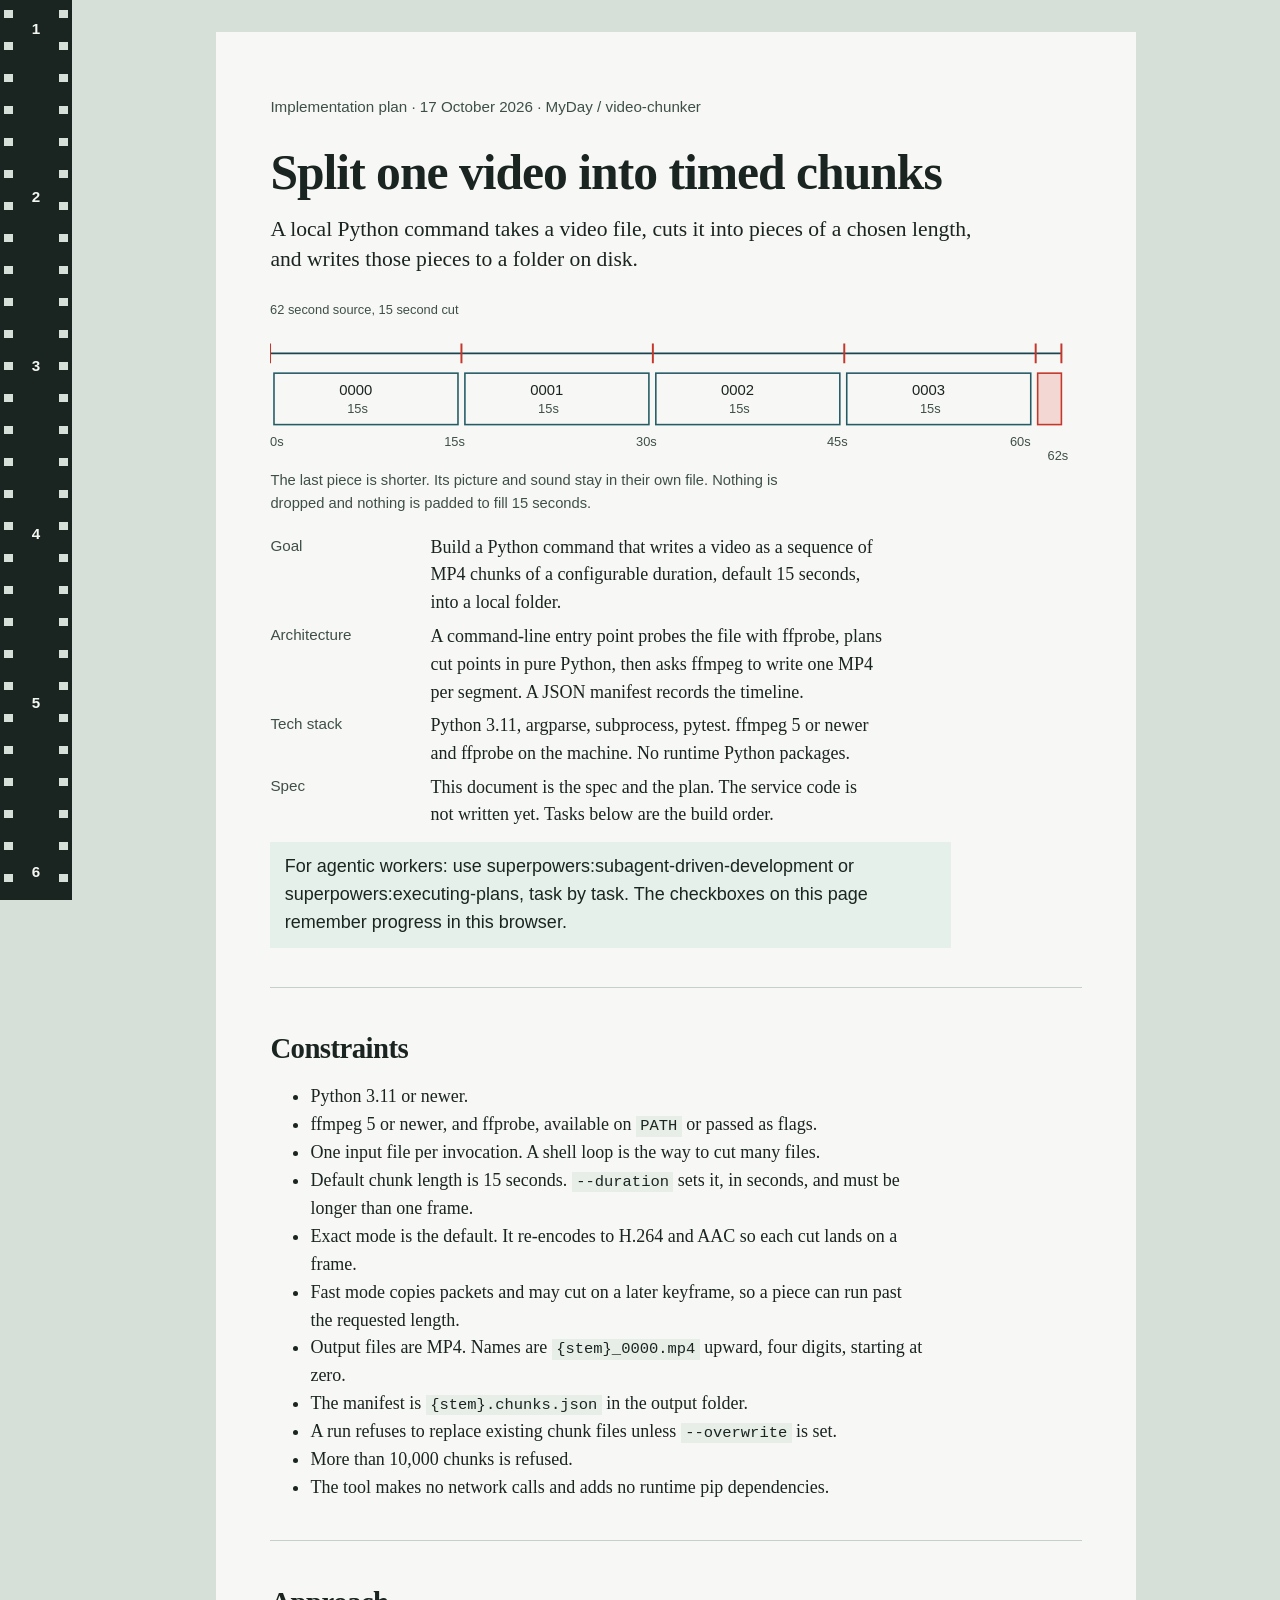
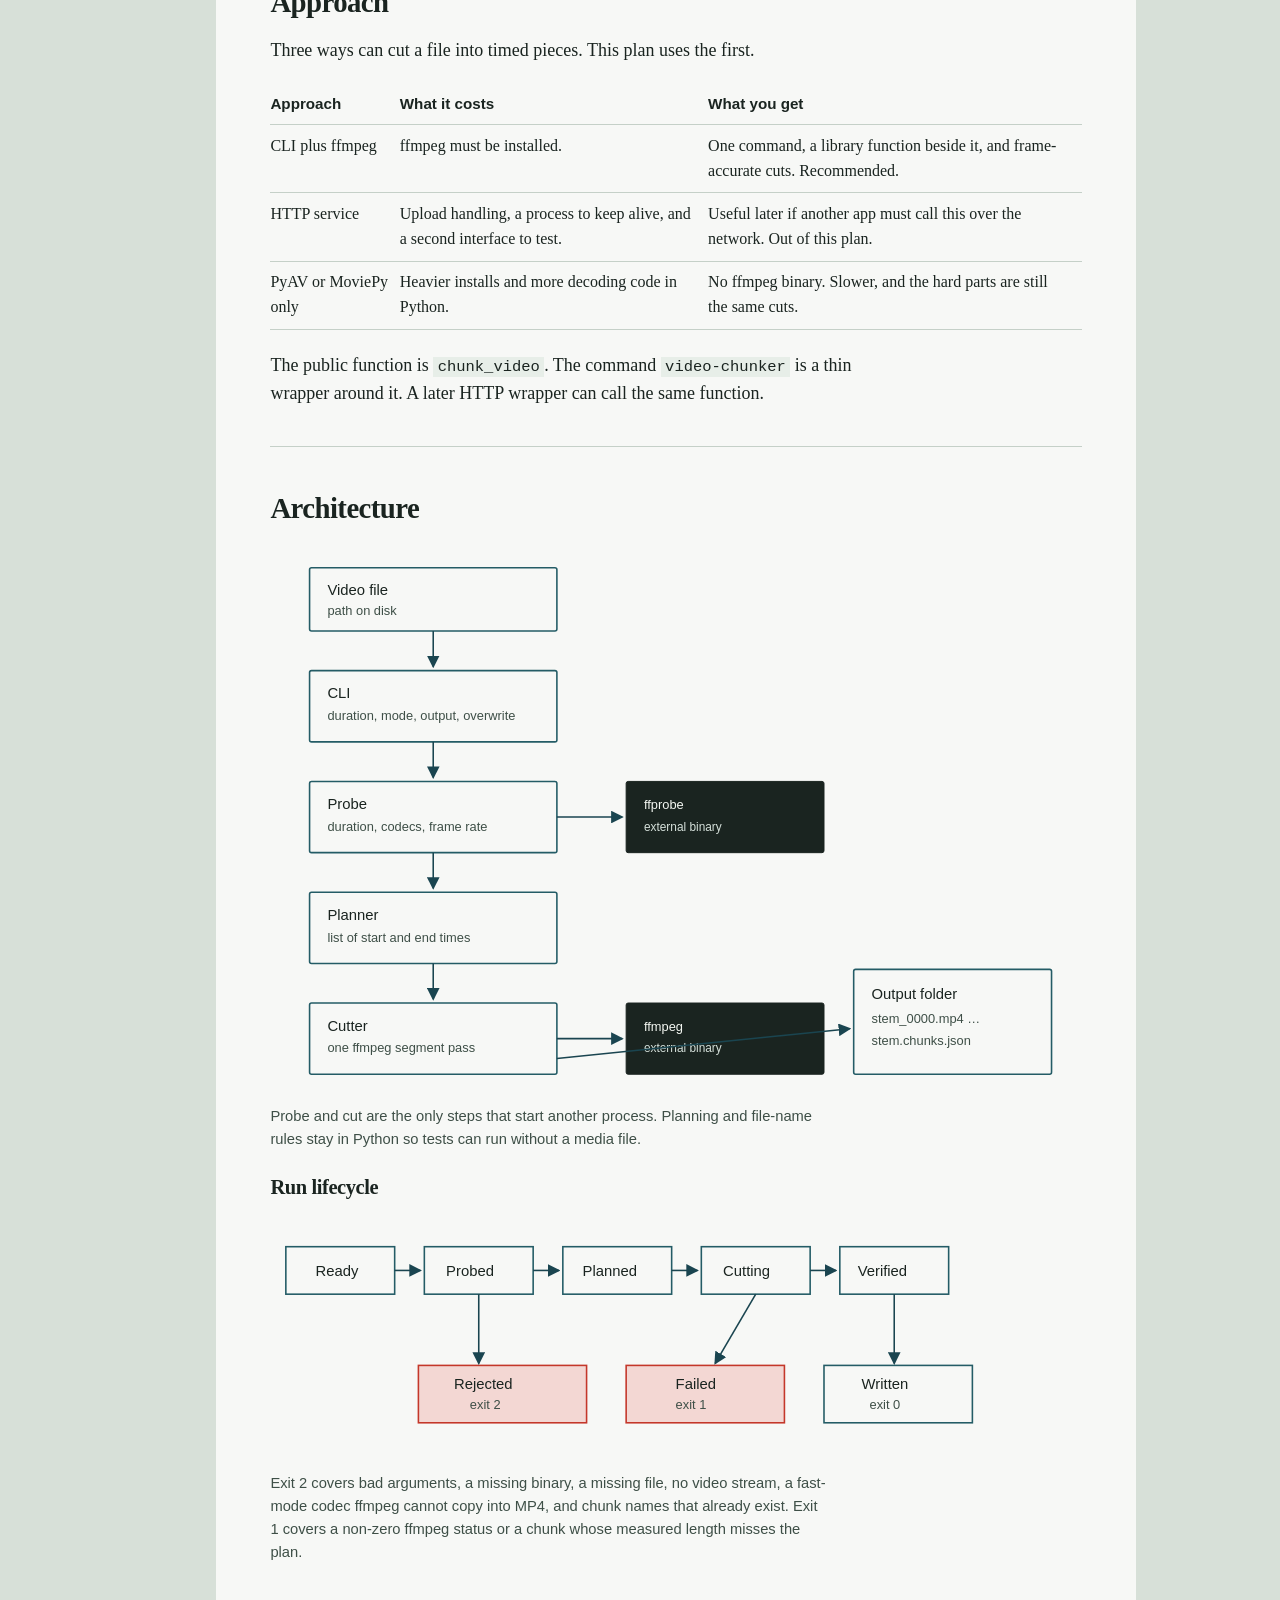
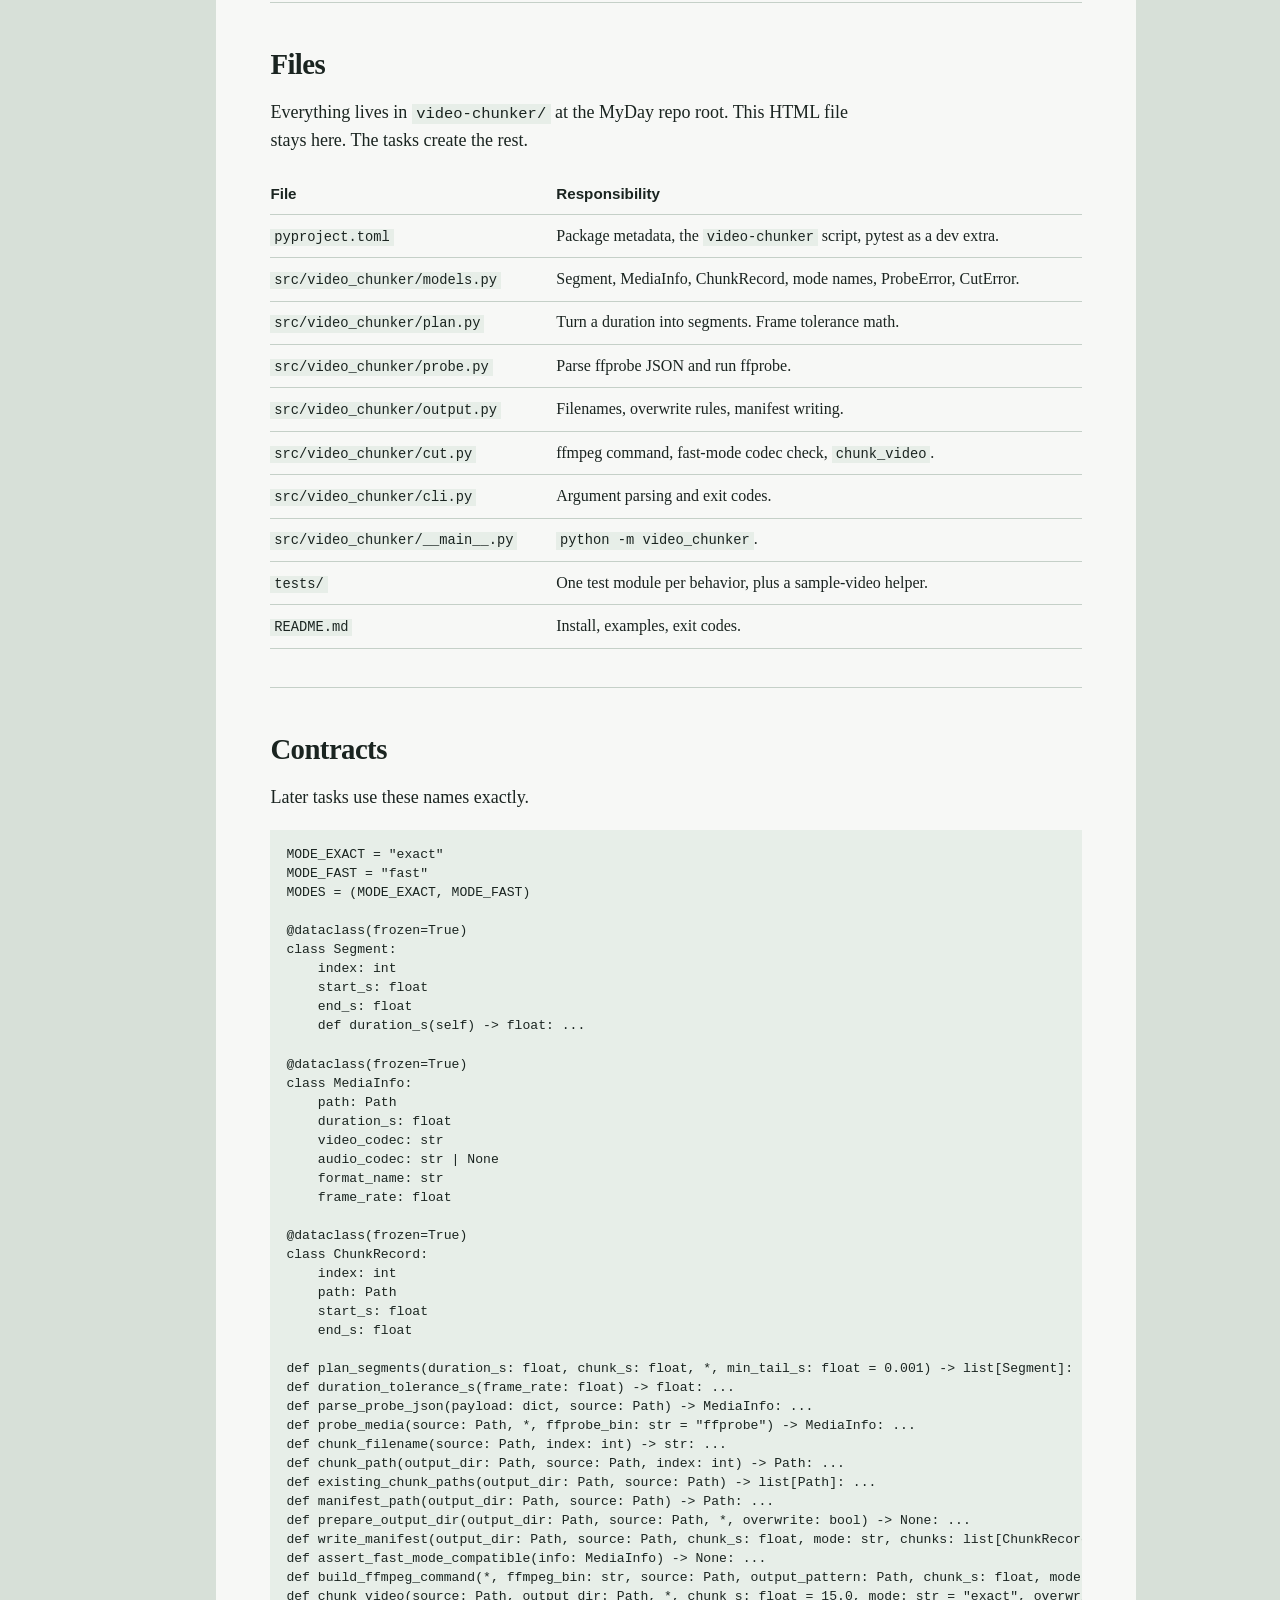
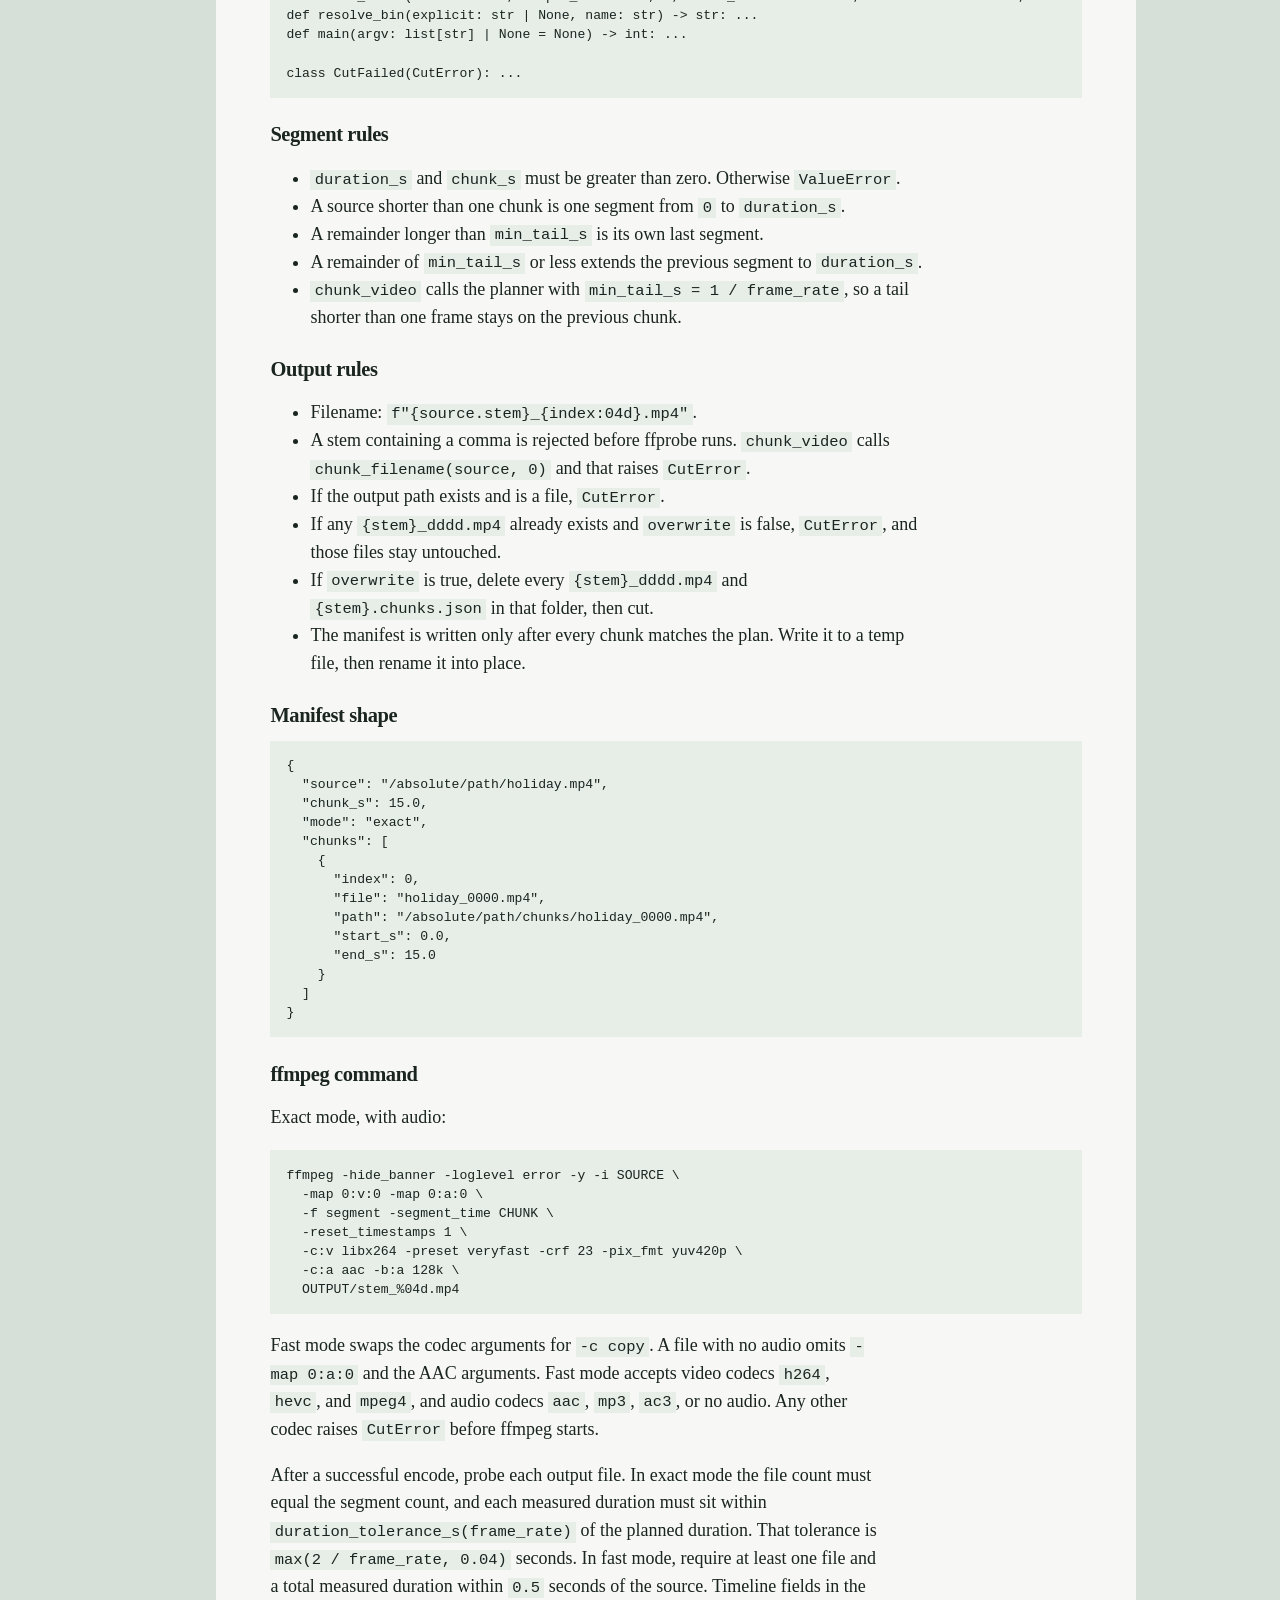
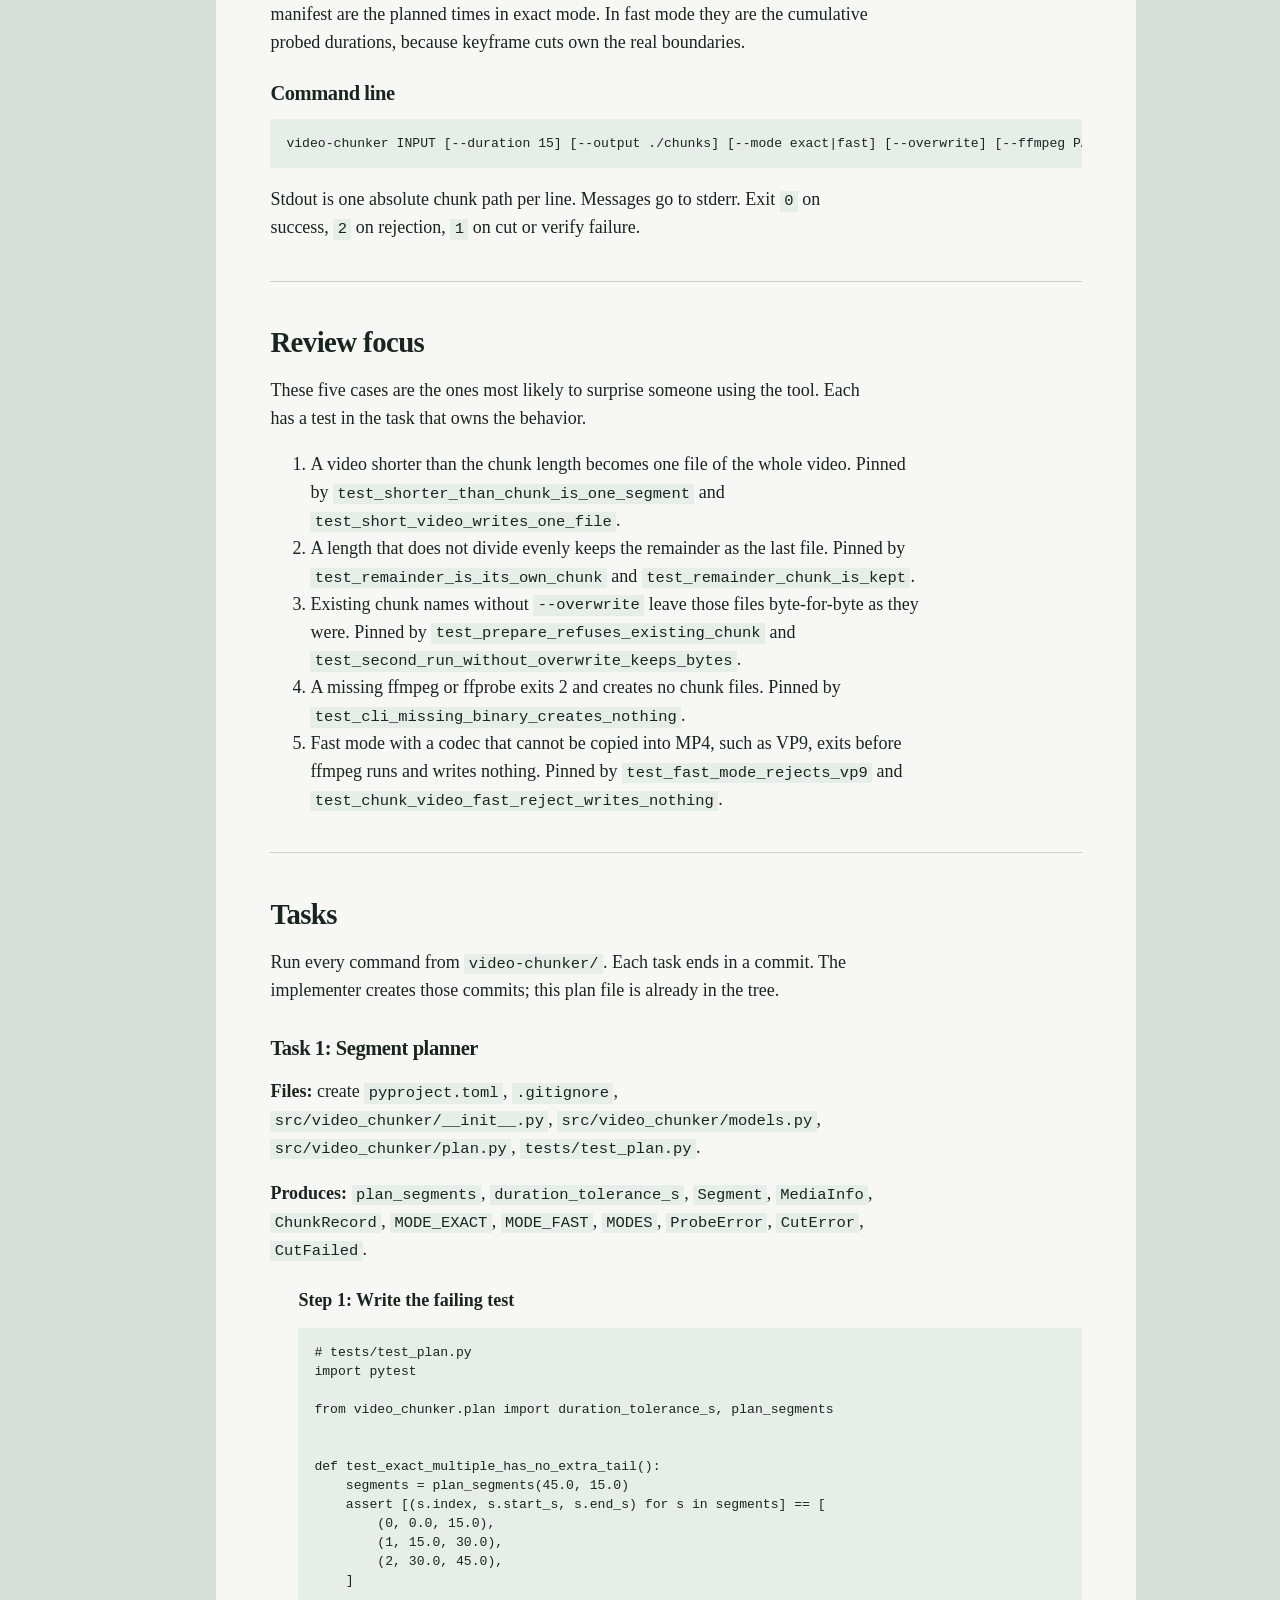
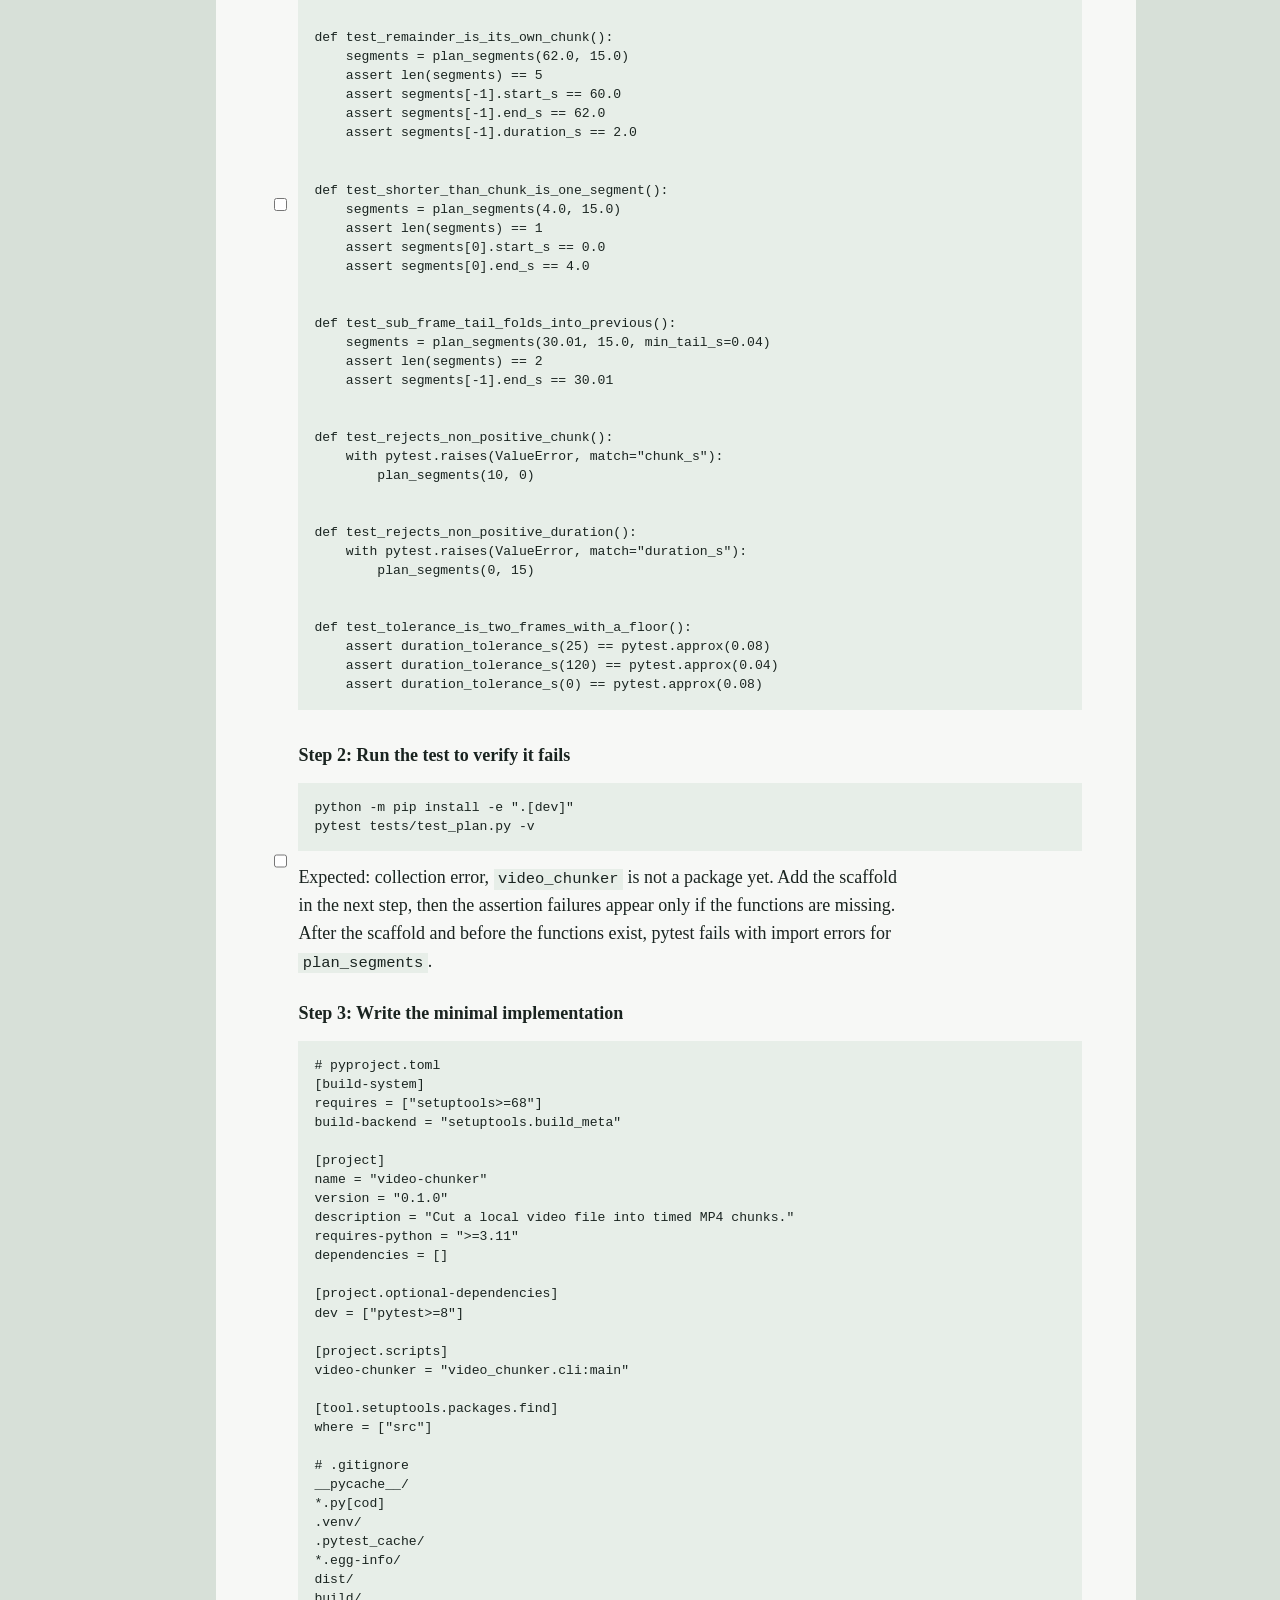
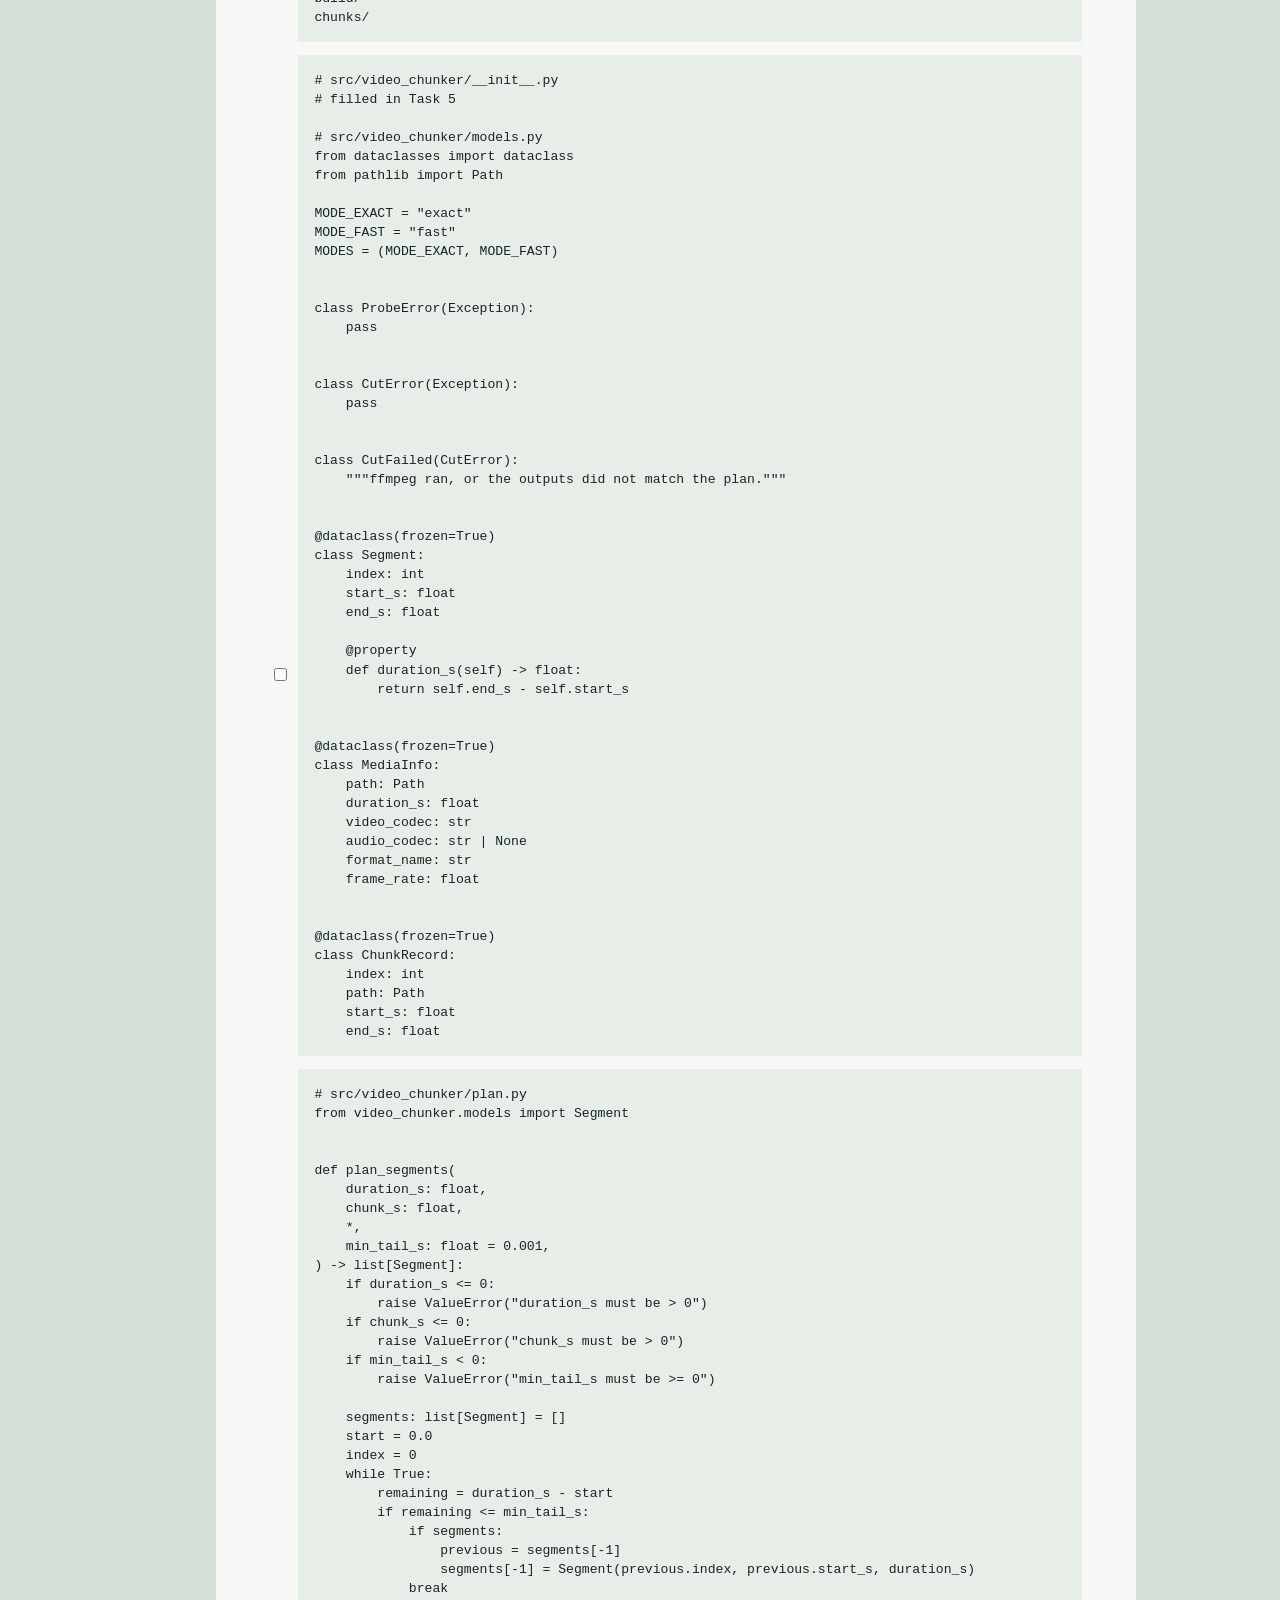
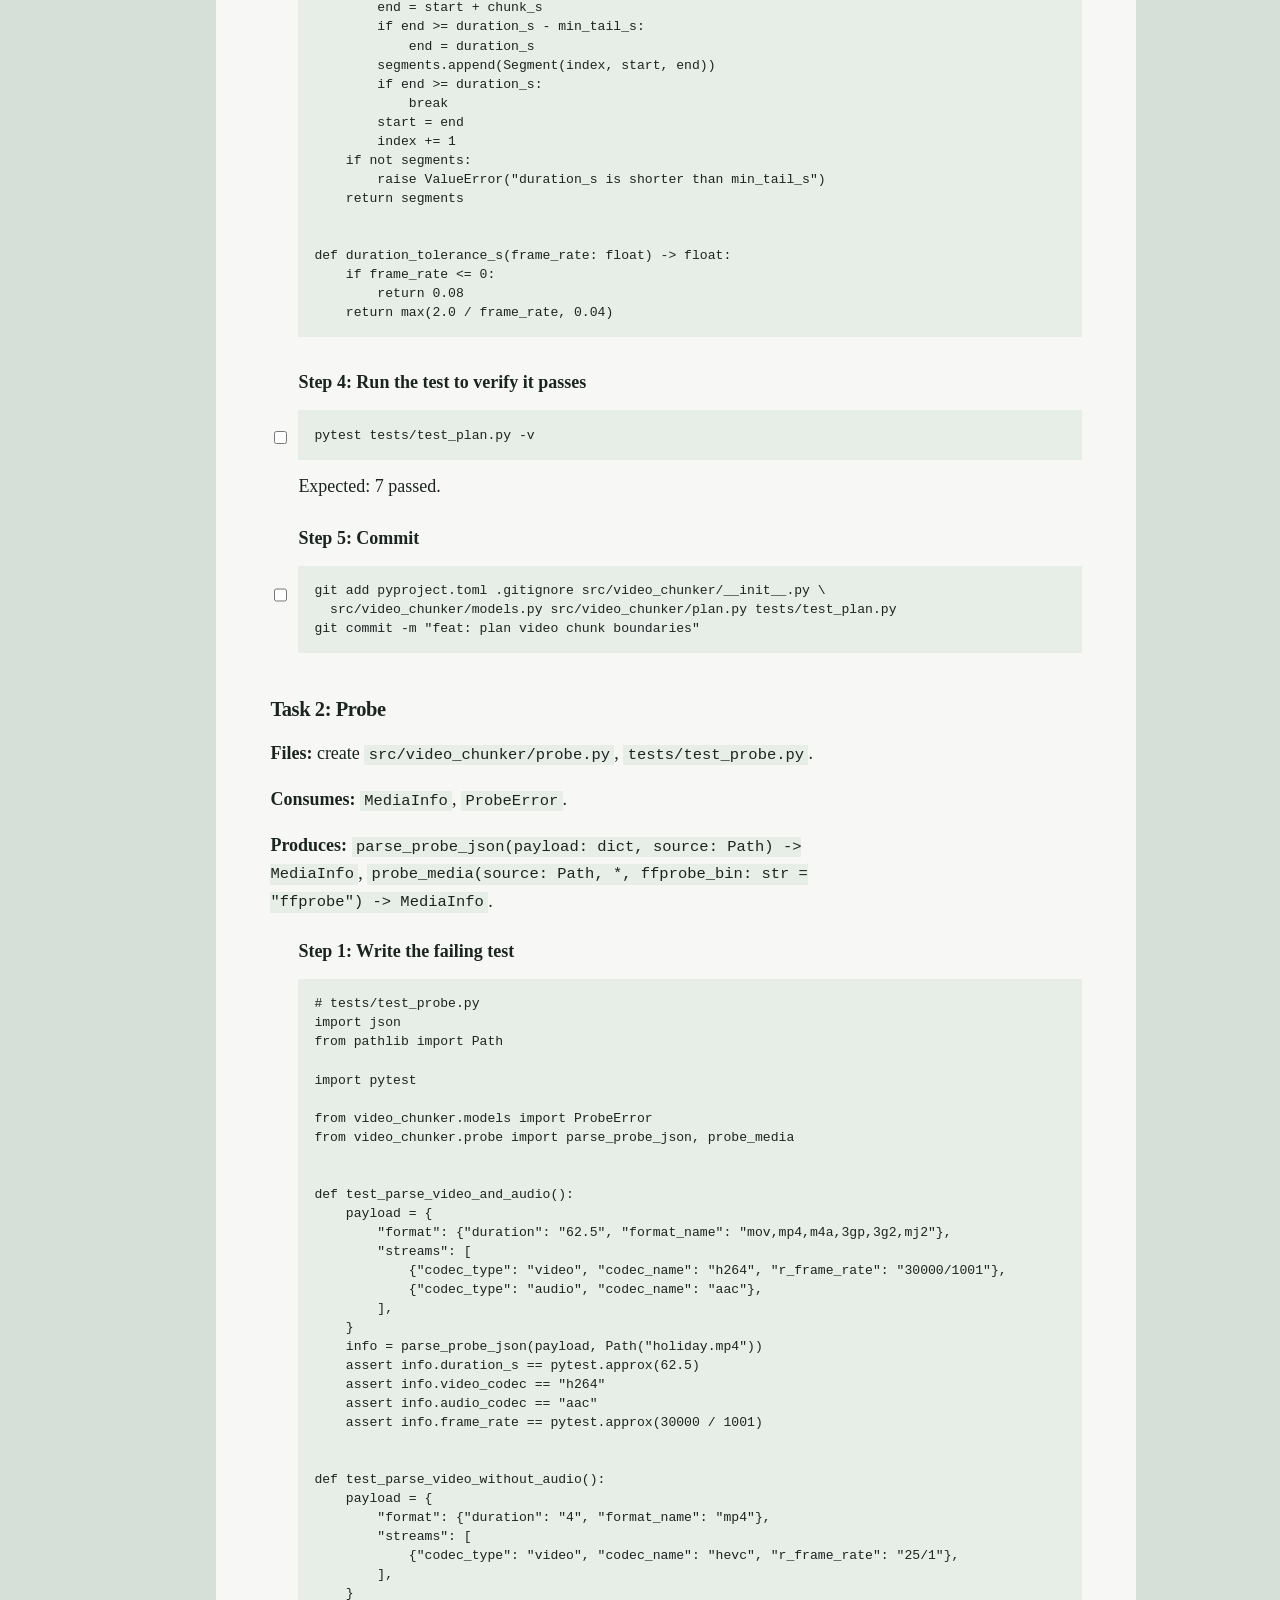
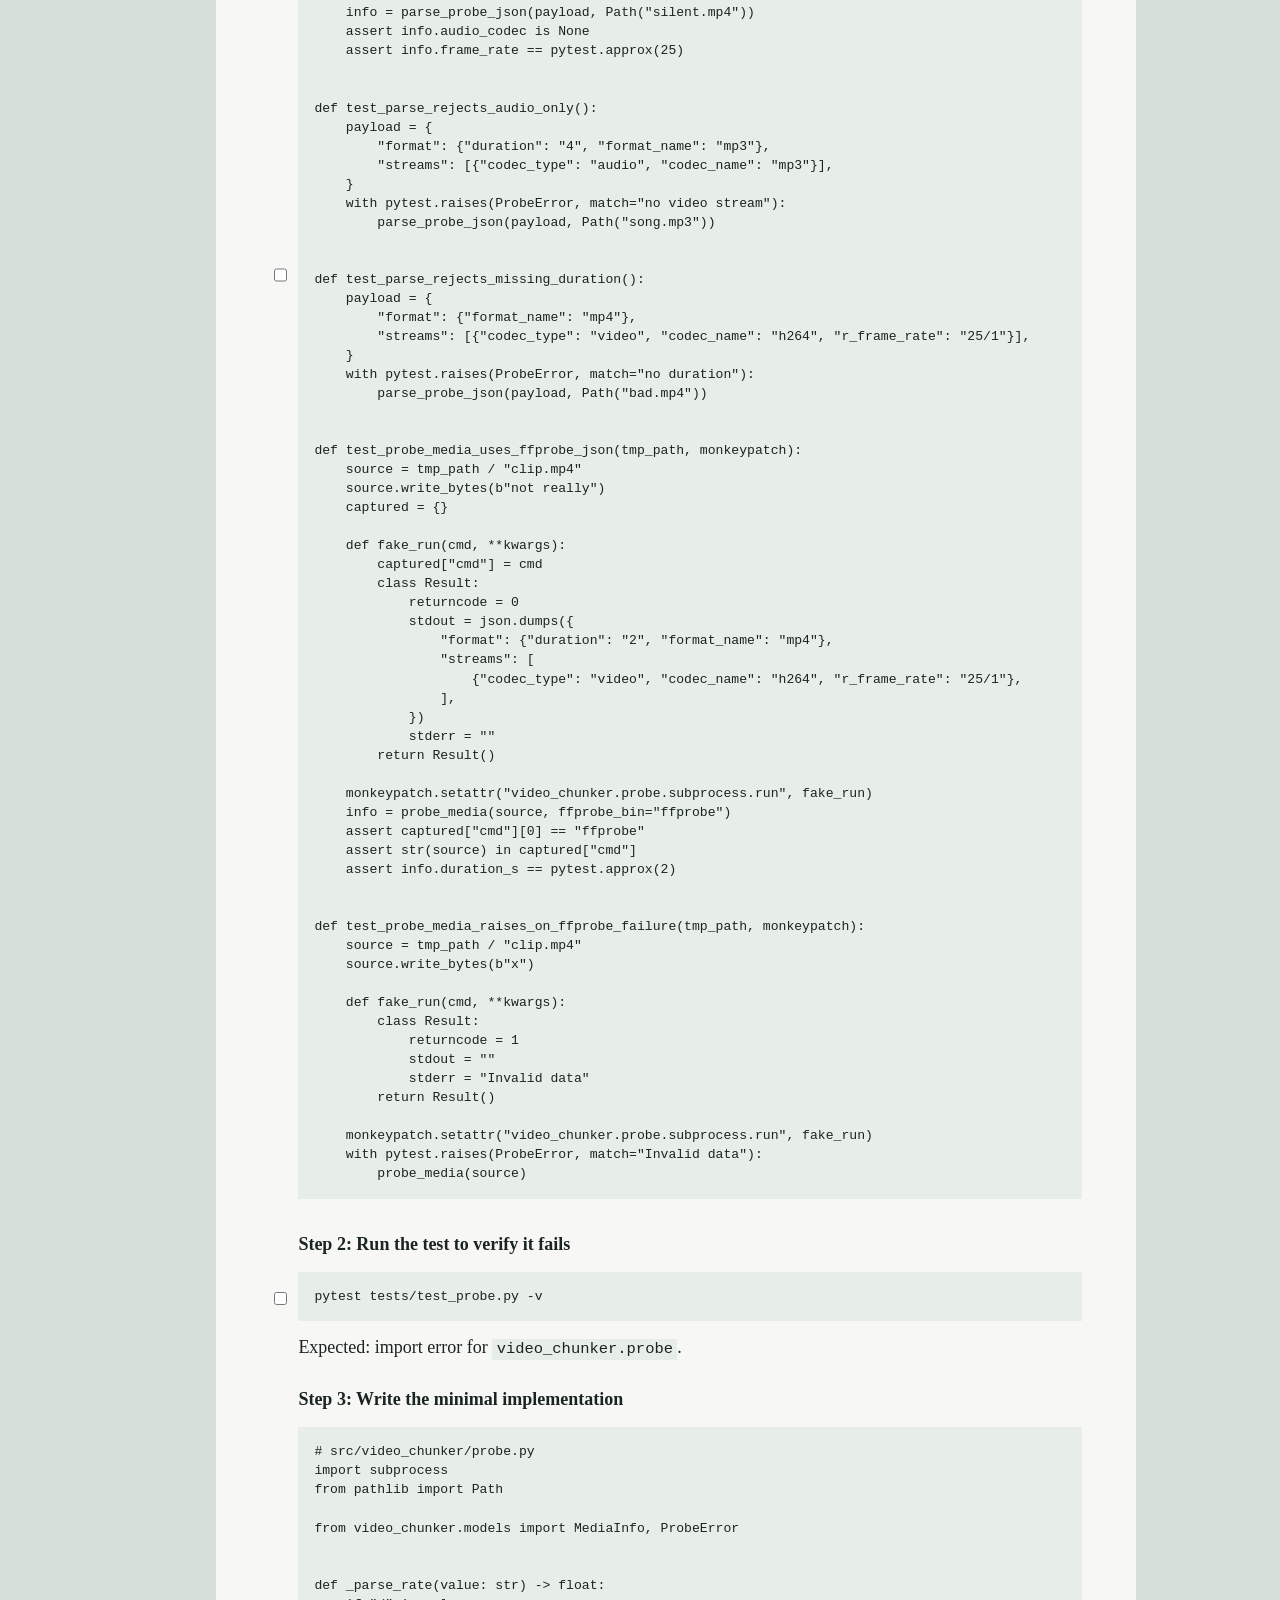
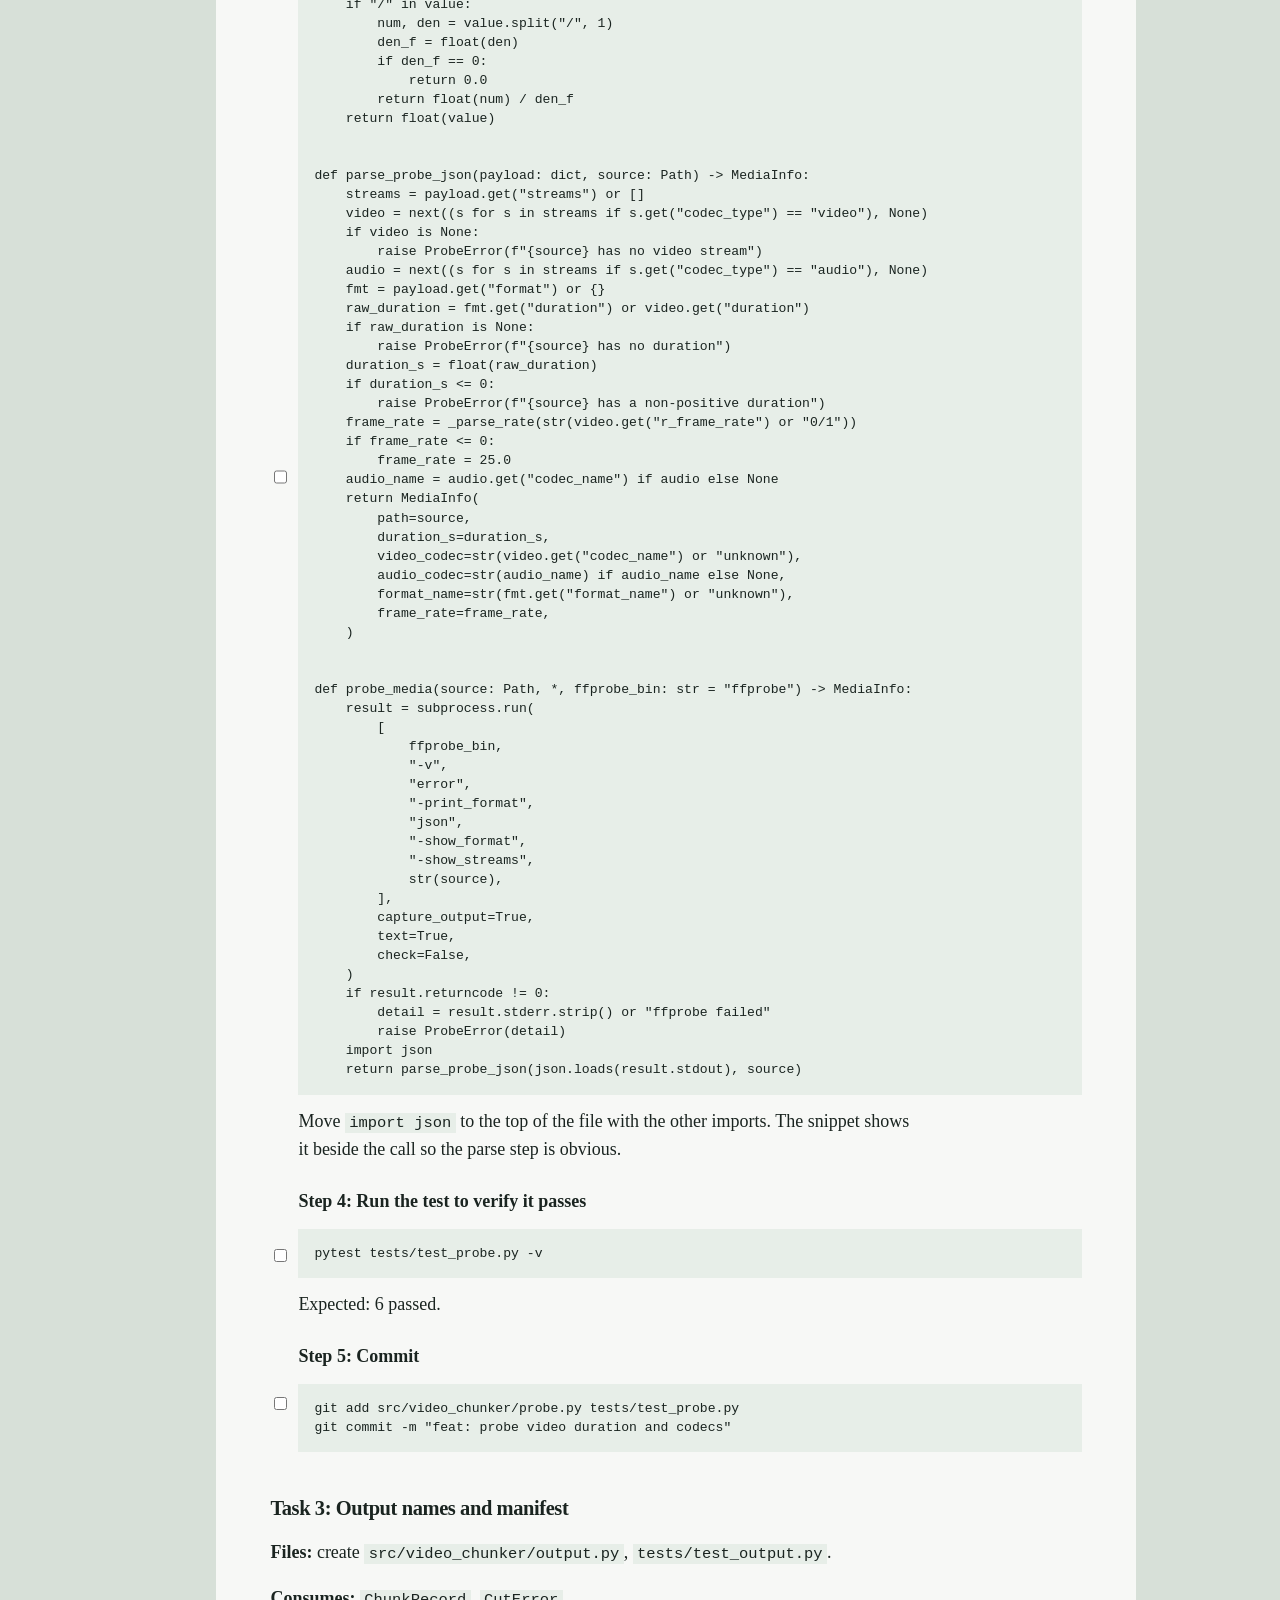
<file: video-chunker/implementation-plan.html>
<!DOCTYPE html>
<html lang="en">
<head>
  <meta charset="utf-8">
  <meta name="viewport" content="width=device-width, initial-scale=1">
  <title>Video chunker implementation plan</title>
  <style>
    :root {
      --wall: #d7e0d8;
      --sheet: #f7f8f6;
      --ink: #1a2420;
      --muted: #3e4f47;
      --splice: #c4372a;
      --steel: #245c66;
      --steel-deep: #1a4550;
      --rule: #c5d0c8;
      --chip: #e7eee8;
      --film: #1a2420;
      --serif: "Iowan Old Style", "Palatino Linotype", Palatino, "Book Antiqua", Georgia, serif;
      --sans: "Avenir Next", "Segoe UI", sans-serif;
      --mono: "SF Mono", ui-monospace, Menlo, Consolas, monospace;
    }

    * { box-sizing: border-box; }

    html { scroll-behavior: smooth; }

    @media (prefers-reduced-motion: reduce) {
      html { scroll-behavior: auto; }
    }

    body {
      margin: 0;
      background: var(--wall);
      color: var(--ink);
      font-family: var(--serif);
      font-size: 1.125rem;
      line-height: 1.55;
    }

    a { color: var(--steel-deep); }
    a:hover { color: var(--splice); }

    :focus-visible {
      outline: 2px solid var(--splice);
      outline-offset: 3px;
    }

    .skip {
      position: absolute;
      left: 1rem;
      top: -4rem;
      background: var(--sheet);
      padding: 0.4rem 0.7rem;
    }

    .skip:focus { top: 1rem; }

    .bench {
      display: grid;
      grid-template-columns: 4.5rem minmax(0, 1fr);
      min-height: 100vh;
    }

    .film {
      background: var(--film);
      position: sticky;
      top: 0;
      height: 100vh;
      display: flex;
      flex-direction: column;
      justify-content: space-between;
      padding: 0.7rem 0;
      background-image:
        repeating-linear-gradient(
          to bottom,
          transparent 0 10px,
          #d7e0d8 10px 18px,
          transparent 18px 32px
        ),
        repeating-linear-gradient(
          to bottom,
          transparent 0 10px,
          #d7e0d8 10px 18px,
          transparent 18px 32px
        );
      background-size: 0.55rem 32px, 0.55rem 32px;
      background-position: 0.28rem 0, calc(100% - 0.28rem) 0;
      background-repeat: repeat-y;
    }

    .film a {
      color: #f4f7f2;
      text-decoration: none;
      font-family: var(--sans);
      font-weight: 600;
      font-size: 0.95rem;
      text-align: center;
      padding: 0.35rem 0;
    }

    .film a:hover,
    .film a:focus-visible { color: #ffb4a8; }

    .sheet {
      width: min(920px, calc(100% - 3rem));
      margin: 2rem auto 3rem;
      background: var(--sheet);
      padding: 3rem 3.4rem 4.5rem;
    }

    h1, h2, h3 {
      font-weight: 600;
      letter-spacing: -0.02em;
      line-height: 1.15;
    }

    h1 { font-size: 3.1rem; margin: 0 0 0.8rem; }

    h2 { font-size: 1.8rem; margin: 0 0 0.8rem; }

    h3 { font-size: 1.28rem; margin: 1.6rem 0 0.5rem; }

    p, li { max-width: 68ch; }

    .lede {
      font-size: 1.35rem;
      line-height: 1.4;
      margin-top: 0;
    }

    .meta {
      font-family: var(--sans);
      color: var(--muted);
      font-size: 0.95rem;
      margin-bottom: 1.6rem;
    }

    section { margin-top: 2.8rem; }

    .cut {
      border: 0;
      height: 0;
      margin: 2.4rem 0 0;
      border-top: 1px solid var(--rule);
      position: relative;
    }

    .cut::after {
      content: "";
      position: absolute;
      left: 0;
      top: -7px;
      width: 14px;
      height: 14px;
      border-right: 2px solid var(--splice);
      border-bottom: 2px solid var(--splice);
      transform: rotate(-45deg);
      background: var(--sheet);
    }

    .facts {
      display: grid;
      grid-template-columns: 9rem 1fr;
      gap: 0.35rem 1rem;
      margin: 1.2rem 0 0;
      max-width: 68ch;
    }

    .facts dt {
      font-family: var(--sans);
      font-size: 0.95rem;
      color: var(--muted);
    }

    .facts dd { margin: 0; }

    table {
      width: 100%;
      border-collapse: collapse;
      margin: 1rem 0 1.4rem;
      font-size: 1rem;
    }

    th, td {
      text-align: left;
      vertical-align: top;
      padding: 0.55rem 0.7rem 0.55rem 0;
      border-bottom: 1px solid var(--rule);
    }

    th {
      font-family: var(--sans);
      font-weight: 600;
      font-size: 0.95rem;
    }

    code, pre { font-family: var(--mono); }

    code {
      font-size: 0.86em;
      background: var(--chip);
      padding: 0.08em 0.28em;
    }

    pre {
      background: var(--chip);
      padding: 0.95rem 1rem;
      overflow-x: auto;
      line-height: 1.45;
      font-size: 0.82rem;
      max-width: none;
    }

    pre code { background: transparent; padding: 0; font-size: inherit; }

    .diagram {
      margin: 1.2rem 0 0.4rem;
      overflow-x: auto;
    }

    svg { display: block; width: 100%; height: auto; }

    .box { fill: var(--sheet); stroke: var(--steel); stroke-width: 1.6; }
    .box-end { fill: #f3d7d3; stroke: var(--splice); stroke-width: 1.6; }
    .box-film { fill: var(--film); stroke: var(--film); }
    .label { font-family: var(--sans); font-size: 15px; fill: var(--ink); }
    .label-light { font-family: var(--sans); font-size: 13px; fill: #f4f7f2; }
    .small { font-family: var(--sans); font-size: 13px; fill: var(--muted); }
    .small-light { font-family: var(--sans); font-size: 12px; fill: #d5e0da; }
    .arrow { stroke: var(--steel-deep); stroke-width: 1.6; fill: none; }
    .tick { stroke: var(--splice); stroke-width: 2; }

    figcaption {
      font-family: var(--sans);
      color: var(--muted);
      font-size: 0.92rem;
      margin-top: 0.4rem;
      max-width: 68ch;
    }

    .task {
      margin-top: 2rem;
    }

    .step {
      display: grid;
      grid-template-columns: 1.2rem 1fr;
      gap: 0.55rem;
      margin: 0.9rem 0;
    }

    .step input { margin-top: 0.45rem; accent-color: var(--splice); }

    .step p { margin: 0.3rem 0; }

    .call {
      font-family: var(--sans);
      background: #e5f0ea;
      padding: 0.7rem 0.9rem;
      margin: 0.8rem 0;
      max-width: 68ch;
    }

    nav.contents ol { padding-left: 1.2rem; }

    nav.contents a { text-decoration-thickness: 1px; }

    @media (max-width: 720px) {
      .bench { grid-template-columns: 1fr; }

      .film {
        position: sticky;
        top: 0;
        height: auto;
        flex-direction: row;
        justify-content: space-around;
        z-index: 2;
        padding: 0.45rem 1.2rem;
        background-size: 32px 0.4rem, 32px 0.4rem;
        background-position: 0 0.2rem, 0 calc(100% - 0.2rem);
        background-repeat: repeat-x;
      }

      .sheet {
        width: auto;
        margin: 0;
        padding: 1.6rem 1.15rem 3rem;
      }

      h1 { font-size: 2.2rem; }

      .facts { grid-template-columns: 1fr; }
    }
  </style>
</head>
<body>
  <a class="skip" href="#content">Skip to the plan</a>
  <div class="bench">
    <nav class="film" aria-label="Tasks">
      <a href="#task-1">1</a>
      <a href="#task-2">2</a>
      <a href="#task-3">3</a>
      <a href="#task-4">4</a>
      <a href="#task-5">5</a>
      <a href="#task-6">6</a>
    </nav>
    <article class="sheet" id="content">
      <p class="meta">Implementation plan · 17 October 2026 · MyDay / video-chunker</p>
      <h1>Split one video into timed chunks</h1>
      <p class="lede">A local Python command takes a video file, cuts it into pieces of a chosen length, and writes those pieces to a folder on disk.</p>

      <figure class="diagram">
        <svg viewBox="0 0 820 168" role="img" aria-labelledby="heroTitle heroDesc">
          <title id="heroTitle">A 62 second video cut every 15 seconds</title>
          <desc id="heroDesc">Five chunks. The first four are 15 seconds. The last is the 2 second remainder and is kept.</desc>
          <text class="small" x="0" y="18">62 second source, 15 second cut</text>
          <line class="arrow" x1="0" y1="58" x2="800" y2="58"/>
          <line class="tick" x1="0" y1="48" x2="0" y2="68"/>
          <line class="tick" x1="193.5" y1="48" x2="193.5" y2="68"/>
          <line class="tick" x1="387" y1="48" x2="387" y2="68"/>
          <line class="tick" x1="580.5" y1="48" x2="580.5" y2="68"/>
          <line class="tick" x1="774" y1="48" x2="774" y2="68"/>
          <line class="tick" x1="800" y1="48" x2="800" y2="68"/>
          <rect class="box" x="4" y="78" width="186" height="52"/>
          <rect class="box" x="197" y="78" width="186" height="52"/>
          <rect class="box" x="390" y="78" width="186" height="52"/>
          <rect class="box" x="583" y="78" width="186" height="52"/>
          <rect class="box-end" x="776" y="78" width="24" height="52"/>
          <text class="label" x="70" y="100">0000</text>
          <text class="small" x="78" y="118">15s</text>
          <text class="label" x="263" y="100">0001</text>
          <text class="small" x="271" y="118">15s</text>
          <text class="label" x="456" y="100">0002</text>
          <text class="small" x="464" y="118">15s</text>
          <text class="label" x="649" y="100">0003</text>
          <text class="small" x="657" y="118">15s</text>
          <text class="small" x="0" y="152">0s</text>
          <text class="small" x="176" y="152">15s</text>
          <text class="small" x="370" y="152">30s</text>
          <text class="small" x="563" y="152">45s</text>
          <text class="small" x="748" y="152">60s</text>
          <text class="small" x="786" y="166">62s</text>
        </svg>
        <figcaption>The last piece is shorter. Its picture and sound stay in their own file. Nothing is dropped and nothing is padded to fill 15 seconds.</figcaption>
      </figure>

      <dl class="facts">
        <dt>Goal</dt>
        <dd>Build a Python command that writes a video as a sequence of MP4 chunks of a configurable duration, default 15 seconds, into a local folder.</dd>
        <dt>Architecture</dt>
        <dd>A command-line entry point probes the file with ffprobe, plans cut points in pure Python, then asks ffmpeg to write one MP4 per segment. A JSON manifest records the timeline.</dd>
        <dt>Tech stack</dt>
        <dd>Python 3.11, argparse, subprocess, pytest. ffmpeg 5 or newer and ffprobe on the machine. No runtime Python packages.</dd>
        <dt>Spec</dt>
        <dd>This document is the spec and the plan. The service code is not written yet. Tasks below are the build order.</dd>
      </dl>

      <p class="call">For agentic workers: use superpowers:subagent-driven-development or superpowers:executing-plans, task by task. The checkboxes on this page remember progress in this browser.</p>

      <hr class="cut">
      <section id="constraints">
        <h2>Constraints</h2>
        <ul>
          <li>Python 3.11 or newer.</li>
          <li>ffmpeg 5 or newer, and ffprobe, available on <code>PATH</code> or passed as flags.</li>
          <li>One input file per invocation. A shell loop is the way to cut many files.</li>
          <li>Default chunk length is 15 seconds. <code>--duration</code> sets it, in seconds, and must be longer than one frame.</li>
          <li>Exact mode is the default. It re-encodes to H.264 and AAC so each cut lands on a frame.</li>
          <li>Fast mode copies packets and may cut on a later keyframe, so a piece can run past the requested length.</li>
          <li>Output files are MP4. Names are <code>{stem}_0000.mp4</code> upward, four digits, starting at zero.</li>
          <li>The manifest is <code>{stem}.chunks.json</code> in the output folder.</li>
          <li>A run refuses to replace existing chunk files unless <code>--overwrite</code> is set.</li>
          <li>More than 10,000 chunks is refused.</li>
          <li>The tool makes no network calls and adds no runtime pip dependencies.</li>
        </ul>
      </section>

      <hr class="cut">
      <section id="approaches">
        <h2>Approach</h2>
        <p>Three ways can cut a file into timed pieces. This plan uses the first.</p>
        <table>
          <thead>
            <tr><th>Approach</th><th>What it costs</th><th>What you get</th></tr>
          </thead>
          <tbody>
            <tr>
              <td>CLI plus ffmpeg</td>
              <td>ffmpeg must be installed.</td>
              <td>One command, a library function beside it, and frame-accurate cuts. Recommended.</td>
            </tr>
            <tr>
              <td>HTTP service</td>
              <td>Upload handling, a process to keep alive, and a second interface to test.</td>
              <td>Useful later if another app must call this over the network. Out of this plan.</td>
            </tr>
            <tr>
              <td>PyAV or MoviePy only</td>
              <td>Heavier installs and more decoding code in Python.</td>
              <td>No ffmpeg binary. Slower, and the hard parts are still the same cuts.</td>
            </tr>
          </tbody>
        </table>
        <p>The public function is <code>chunk_video</code>. The command <code>video-chunker</code> is a thin wrapper around it. A later HTTP wrapper can call the same function.</p>
      </section>

      <hr class="cut">
      <section id="architecture">
        <h2>Architecture</h2>
        <figure class="diagram">
          <svg viewBox="0 0 820 560" role="img" aria-labelledby="archTitle archDesc">
            <title id="archTitle">Component flow from video file to output folder</title>
            <desc id="archDesc">The CLI calls probe, then the planner, then the cutter. ffprobe and ffmpeg sit outside the Python process. The cutter writes MP4 files and a JSON manifest.</desc>
            <defs>
              <marker id="arrowhead" markerWidth="8" markerHeight="8" refX="7" refY="4" orient="auto">
                <path d="M0,0 L8,4 L0,8 Z" fill="#1a4550"/>
              </marker>
            </defs>
            <rect class="box" x="40" y="24" width="250" height="64" rx="2"/>
            <text class="label" x="58" y="52">Video file</text>
            <text class="small" x="58" y="72">path on disk</text>
            <line class="arrow" x1="165" y1="88" x2="165" y2="124" marker-end="url(#arrowhead)"/>

            <rect class="box" x="40" y="128" width="250" height="72" rx="2"/>
            <text class="label" x="58" y="156">CLI</text>
            <text class="small" x="58" y="178">duration, mode, output, overwrite</text>
            <line class="arrow" x1="165" y1="200" x2="165" y2="236" marker-end="url(#arrowhead)"/>

            <rect class="box" x="40" y="240" width="250" height="72" rx="2"/>
            <text class="label" x="58" y="268">Probe</text>
            <text class="small" x="58" y="290">duration, codecs, frame rate</text>
            <rect class="box-film" x="360" y="240" width="200" height="72" rx="2"/>
            <text class="label-light" x="378" y="268">ffprobe</text>
            <text class="small-light" x="378" y="290">external binary</text>
            <line class="arrow" x1="290" y1="276" x2="356" y2="276" marker-end="url(#arrowhead)"/>
            <line class="arrow" x1="165" y1="312" x2="165" y2="348" marker-end="url(#arrowhead)"/>

            <rect class="box" x="40" y="352" width="250" height="72" rx="2"/>
            <text class="label" x="58" y="380">Planner</text>
            <text class="small" x="58" y="402">list of start and end times</text>
            <line class="arrow" x1="165" y1="424" x2="165" y2="460" marker-end="url(#arrowhead)"/>

            <rect class="box" x="40" y="464" width="250" height="72" rx="2"/>
            <text class="label" x="58" y="492">Cutter</text>
            <text class="small" x="58" y="514">one ffmpeg segment pass</text>
            <rect class="box-film" x="360" y="464" width="200" height="72" rx="2"/>
            <text class="label-light" x="378" y="492">ffmpeg</text>
            <text class="small-light" x="378" y="514">external binary</text>
            <line class="arrow" x1="290" y1="500" x2="356" y2="500" marker-end="url(#arrowhead)"/>

            <rect class="box" x="590" y="430" width="200" height="106" rx="2"/>
            <text class="label" x="608" y="460">Output folder</text>
            <text class="small" x="608" y="484">stem_0000.mp4 …</text>
            <text class="small" x="608" y="506">stem.chunks.json</text>
            <line class="arrow" x1="290" y1="520" x2="586" y2="490" marker-end="url(#arrowhead)"/>
          </svg>
          <figcaption>Probe and cut are the only steps that start another process. Planning and file-name rules stay in Python so tests can run without a media file.</figcaption>
        </figure>

        <h3>Run lifecycle</h3>
        <figure class="diagram">
          <svg viewBox="0 0 820 250" role="img" aria-labelledby="lifeTitle lifeDesc">
            <title id="lifeTitle">States of one chunk run</title>
            <desc id="lifeDesc">A run moves from ready, to probed, planned, cutting, verified, and written. Validation failures end at rejected with exit code 2. An ffmpeg or verify failure ends at failed with exit code 1.</desc>
            <rect class="box" x="16" y="28" width="110" height="48"/>
            <text class="label" x="46" y="58">Ready</text>
            <rect class="box" x="156" y="28" width="110" height="48"/>
            <text class="label" x="178" y="58">Probed</text>
            <rect class="box" x="296" y="28" width="110" height="48"/>
            <text class="label" x="316" y="58">Planned</text>
            <rect class="box" x="436" y="28" width="110" height="48"/>
            <text class="label" x="458" y="58">Cutting</text>
            <rect class="box" x="576" y="28" width="110" height="48"/>
            <text class="label" x="594" y="58">Verified</text>
            <rect class="box" x="560" y="148" width="150" height="58"/>
            <text class="label" x="598" y="172">Written</text>
            <text class="small" x="606" y="192">exit 0</text>
            <rect class="box-end" x="150" y="148" width="170" height="58"/>
            <text class="label" x="186" y="172">Rejected</text>
            <text class="small" x="202" y="192">exit 2</text>
            <rect class="box-end" x="360" y="148" width="160" height="58"/>
            <text class="label" x="410" y="172">Failed</text>
            <text class="small" x="410" y="192">exit 1</text>
            <line class="arrow" x1="126" y1="52" x2="152" y2="52" marker-end="url(#arrowhead)"/>
            <line class="arrow" x1="266" y1="52" x2="292" y2="52" marker-end="url(#arrowhead)"/>
            <line class="arrow" x1="406" y1="52" x2="432" y2="52" marker-end="url(#arrowhead)"/>
            <line class="arrow" x1="546" y1="52" x2="572" y2="52" marker-end="url(#arrowhead)"/>
            <line class="arrow" x1="631" y1="76" x2="631" y2="146" marker-end="url(#arrowhead)"/>
            <line class="arrow" x1="211" y1="76" x2="211" y2="146" marker-end="url(#arrowhead)"/>
            <line class="arrow" x1="491" y1="76" x2="450" y2="146" marker-end="url(#arrowhead)"/>
          </svg>
          <figcaption>Exit 2 covers bad arguments, a missing binary, a missing file, no video stream, a fast-mode codec ffmpeg cannot copy into MP4, and chunk names that already exist. Exit 1 covers a non-zero ffmpeg status or a chunk whose measured length misses the plan.</figcaption>
        </figure>
      </section>

      <hr class="cut">
      <section id="files">
        <h2>Files</h2>
        <p>Everything lives in <code>video-chunker/</code> at the MyDay repo root. This HTML file stays here. The tasks create the rest.</p>
        <table>
          <thead>
            <tr><th>File</th><th>Responsibility</th></tr>
          </thead>
          <tbody>
            <tr><td><code>pyproject.toml</code></td><td>Package metadata, the <code>video-chunker</code> script, pytest as a dev extra.</td></tr>
            <tr><td><code>src/video_chunker/models.py</code></td><td>Segment, MediaInfo, ChunkRecord, mode names, ProbeError, CutError.</td></tr>
            <tr><td><code>src/video_chunker/plan.py</code></td><td>Turn a duration into segments. Frame tolerance math.</td></tr>
            <tr><td><code>src/video_chunker/probe.py</code></td><td>Parse ffprobe JSON and run ffprobe.</td></tr>
            <tr><td><code>src/video_chunker/output.py</code></td><td>Filenames, overwrite rules, manifest writing.</td></tr>
            <tr><td><code>src/video_chunker/cut.py</code></td><td>ffmpeg command, fast-mode codec check, <code>chunk_video</code>.</td></tr>
            <tr><td><code>src/video_chunker/cli.py</code></td><td>Argument parsing and exit codes.</td></tr>
            <tr><td><code>src/video_chunker/__main__.py</code></td><td><code>python -m video_chunker</code>.</td></tr>
            <tr><td><code>tests/</code></td><td>One test module per behavior, plus a sample-video helper.</td></tr>
            <tr><td><code>README.md</code></td><td>Install, examples, exit codes.</td></tr>
          </tbody>
        </table>
      </section>

      <hr class="cut">
      <section id="contracts">
        <h2>Contracts</h2>
        <p>Later tasks use these names exactly.</p>
        <pre><code>MODE_EXACT = "exact"
MODE_FAST = "fast"
MODES = (MODE_EXACT, MODE_FAST)

@dataclass(frozen=True)
class Segment:
    index: int
    start_s: float
    end_s: float
    def duration_s(self) -&gt; float: ...

@dataclass(frozen=True)
class MediaInfo:
    path: Path
    duration_s: float
    video_codec: str
    audio_codec: str | None
    format_name: str
    frame_rate: float

@dataclass(frozen=True)
class ChunkRecord:
    index: int
    path: Path
    start_s: float
    end_s: float

def plan_segments(duration_s: float, chunk_s: float, *, min_tail_s: float = 0.001) -&gt; list[Segment]: ...
def duration_tolerance_s(frame_rate: float) -&gt; float: ...
def parse_probe_json(payload: dict, source: Path) -&gt; MediaInfo: ...
def probe_media(source: Path, *, ffprobe_bin: str = "ffprobe") -&gt; MediaInfo: ...
def chunk_filename(source: Path, index: int) -&gt; str: ...
def chunk_path(output_dir: Path, source: Path, index: int) -&gt; Path: ...
def existing_chunk_paths(output_dir: Path, source: Path) -&gt; list[Path]: ...
def manifest_path(output_dir: Path, source: Path) -&gt; Path: ...
def prepare_output_dir(output_dir: Path, source: Path, *, overwrite: bool) -&gt; None: ...
def write_manifest(output_dir: Path, source: Path, chunk_s: float, mode: str, chunks: list[ChunkRecord]) -&gt; Path: ...
def assert_fast_mode_compatible(info: MediaInfo) -&gt; None: ...
def build_ffmpeg_command(*, ffmpeg_bin: str, source: Path, output_pattern: Path, chunk_s: float, mode: str, has_audio: bool) -&gt; list[str]: ...
def chunk_video(source: Path, output_dir: Path, *, chunk_s: float = 15.0, mode: str = "exact", overwrite: bool = False, ffmpeg_bin: str = "ffmpeg", ffprobe_bin: str = "ffprobe") -&gt; list[ChunkRecord]: ...
def resolve_bin(explicit: str | None, name: str) -&gt; str: ...
def main(argv: list[str] | None = None) -&gt; int: ...

class CutFailed(CutError): ...</code></pre>

        <h3>Segment rules</h3>
        <ul>
          <li><code>duration_s</code> and <code>chunk_s</code> must be greater than zero. Otherwise <code>ValueError</code>.</li>
          <li>A source shorter than one chunk is one segment from <code>0</code> to <code>duration_s</code>.</li>
          <li>A remainder longer than <code>min_tail_s</code> is its own last segment.</li>
          <li>A remainder of <code>min_tail_s</code> or less extends the previous segment to <code>duration_s</code>.</li>
          <li><code>chunk_video</code> calls the planner with <code>min_tail_s = 1 / frame_rate</code>, so a tail shorter than one frame stays on the previous chunk.</li>
        </ul>

        <h3>Output rules</h3>
        <ul>
          <li>Filename: <code>f"{source.stem}_{index:04d}.mp4"</code>.</li>
          <li>A stem containing a comma is rejected before ffprobe runs. <code>chunk_video</code> calls <code>chunk_filename(source, 0)</code> and that raises <code>CutError</code>.</li>
          <li>If the output path exists and is a file, <code>CutError</code>.</li>
          <li>If any <code>{stem}_dddd.mp4</code> already exists and <code>overwrite</code> is false, <code>CutError</code>, and those files stay untouched.</li>
          <li>If <code>overwrite</code> is true, delete every <code>{stem}_dddd.mp4</code> and <code>{stem}.chunks.json</code> in that folder, then cut.</li>
          <li>The manifest is written only after every chunk matches the plan. Write it to a temp file, then rename it into place.</li>
        </ul>

        <h3>Manifest shape</h3>
        <pre><code>{
  "source": "/absolute/path/holiday.mp4",
  "chunk_s": 15.0,
  "mode": "exact",
  "chunks": [
    {
      "index": 0,
      "file": "holiday_0000.mp4",
      "path": "/absolute/path/chunks/holiday_0000.mp4",
      "start_s": 0.0,
      "end_s": 15.0
    }
  ]
}</code></pre>

        <h3>ffmpeg command</h3>
        <p>Exact mode, with audio:</p>
        <pre><code>ffmpeg -hide_banner -loglevel error -y -i SOURCE \
  -map 0:v:0 -map 0:a:0 \
  -f segment -segment_time CHUNK \
  -reset_timestamps 1 \
  -c:v libx264 -preset veryfast -crf 23 -pix_fmt yuv420p \
  -c:a aac -b:a 128k \
  OUTPUT/stem_%04d.mp4</code></pre>
        <p>Fast mode swaps the codec arguments for <code>-c copy</code>. A file with no audio omits <code>-map 0:a:0</code> and the AAC arguments. Fast mode accepts video codecs <code>h264</code>, <code>hevc</code>, and <code>mpeg4</code>, and audio codecs <code>aac</code>, <code>mp3</code>, <code>ac3</code>, or no audio. Any other codec raises <code>CutError</code> before ffmpeg starts.</p>
        <p>After a successful encode, probe each output file. In exact mode the file count must equal the segment count, and each measured duration must sit within <code>duration_tolerance_s(frame_rate)</code> of the planned duration. That tolerance is <code>max(2 / frame_rate, 0.04)</code> seconds. In fast mode, require at least one file and a total measured duration within <code>0.5</code> seconds of the source. Timeline fields in the manifest are the planned times in exact mode. In fast mode they are the cumulative probed durations, because keyframe cuts own the real boundaries.</p>

        <h3>Command line</h3>
        <pre><code>video-chunker INPUT [--duration 15] [--output ./chunks] [--mode exact|fast] [--overwrite] [--ffmpeg PATH] [--ffprobe PATH]</code></pre>
        <p>Stdout is one absolute chunk path per line. Messages go to stderr. Exit <code>0</code> on success, <code>2</code> on rejection, <code>1</code> on cut or verify failure.</p>
      </section>

      <hr class="cut">
      <section id="review">
        <h2>Review focus</h2>
        <p>These five cases are the ones most likely to surprise someone using the tool. Each has a test in the task that owns the behavior.</p>
        <ol>
          <li>A video shorter than the chunk length becomes one file of the whole video. Pinned by <code>test_shorter_than_chunk_is_one_segment</code> and <code>test_short_video_writes_one_file</code>.</li>
          <li>A length that does not divide evenly keeps the remainder as the last file. Pinned by <code>test_remainder_is_its_own_chunk</code> and <code>test_remainder_chunk_is_kept</code>.</li>
          <li>Existing chunk names without <code>--overwrite</code> leave those files byte-for-byte as they were. Pinned by <code>test_prepare_refuses_existing_chunk</code> and <code>test_second_run_without_overwrite_keeps_bytes</code>.</li>
          <li>A missing ffmpeg or ffprobe exits 2 and creates no chunk files. Pinned by <code>test_cli_missing_binary_creates_nothing</code>.</li>
          <li>Fast mode with a codec that cannot be copied into MP4, such as VP9, exits before ffmpeg runs and writes nothing. Pinned by <code>test_fast_mode_rejects_vp9</code> and <code>test_chunk_video_fast_reject_writes_nothing</code>.</li>
        </ol>
      </section>

      <hr class="cut">
      <section id="tasks">
        <h2>Tasks</h2>
        <p>Run every command from <code>video-chunker/</code>. Each task ends in a commit. The implementer creates those commits; this plan file is already in the tree.</p>

        <article class="task" id="task-1">
          <h3>Task 1: Segment planner</h3>
          <p><strong>Files:</strong> create <code>pyproject.toml</code>, <code>.gitignore</code>, <code>src/video_chunker/__init__.py</code>, <code>src/video_chunker/models.py</code>, <code>src/video_chunker/plan.py</code>, <code>tests/test_plan.py</code>.</p>
          <p><strong>Produces:</strong> <code>plan_segments</code>, <code>duration_tolerance_s</code>, <code>Segment</code>, <code>MediaInfo</code>, <code>ChunkRecord</code>, <code>MODE_EXACT</code>, <code>MODE_FAST</code>, <code>MODES</code>, <code>ProbeError</code>, <code>CutError</code>, <code>CutFailed</code>.</p>

          <div class="step">
            <input type="checkbox" data-step="1-1" aria-label="Task 1 step 1">
            <div>
              <p><strong>Step 1: Write the failing test</strong></p>
              <pre><code># tests/test_plan.py
import pytest

from video_chunker.plan import duration_tolerance_s, plan_segments


def test_exact_multiple_has_no_extra_tail():
    segments = plan_segments(45.0, 15.0)
    assert [(s.index, s.start_s, s.end_s) for s in segments] == [
        (0, 0.0, 15.0),
        (1, 15.0, 30.0),
        (2, 30.0, 45.0),
    ]


def test_remainder_is_its_own_chunk():
    segments = plan_segments(62.0, 15.0)
    assert len(segments) == 5
    assert segments[-1].start_s == 60.0
    assert segments[-1].end_s == 62.0
    assert segments[-1].duration_s == 2.0


def test_shorter_than_chunk_is_one_segment():
    segments = plan_segments(4.0, 15.0)
    assert len(segments) == 1
    assert segments[0].start_s == 0.0
    assert segments[0].end_s == 4.0


def test_sub_frame_tail_folds_into_previous():
    segments = plan_segments(30.01, 15.0, min_tail_s=0.04)
    assert len(segments) == 2
    assert segments[-1].end_s == 30.01


def test_rejects_non_positive_chunk():
    with pytest.raises(ValueError, match="chunk_s"):
        plan_segments(10, 0)


def test_rejects_non_positive_duration():
    with pytest.raises(ValueError, match="duration_s"):
        plan_segments(0, 15)


def test_tolerance_is_two_frames_with_a_floor():
    assert duration_tolerance_s(25) == pytest.approx(0.08)
    assert duration_tolerance_s(120) == pytest.approx(0.04)
    assert duration_tolerance_s(0) == pytest.approx(0.08)</code></pre>
            </div>
          </div>

          <div class="step">
            <input type="checkbox" data-step="1-2" aria-label="Task 1 step 2">
            <div>
              <p><strong>Step 2: Run the test to verify it fails</strong></p>
              <pre><code>python -m pip install -e ".[dev]"
pytest tests/test_plan.py -v</code></pre>
              <p>Expected: collection error, <code>video_chunker</code> is not a package yet. Add the scaffold in the next step, then the assertion failures appear only if the functions are missing. After the scaffold and before the functions exist, pytest fails with import errors for <code>plan_segments</code>.</p>
            </div>
          </div>

          <div class="step">
            <input type="checkbox" data-step="1-3" aria-label="Task 1 step 3">
            <div>
              <p><strong>Step 3: Write the minimal implementation</strong></p>
              <pre><code># pyproject.toml
[build-system]
requires = ["setuptools&gt;=68"]
build-backend = "setuptools.build_meta"

[project]
name = "video-chunker"
version = "0.1.0"
description = "Cut a local video file into timed MP4 chunks."
requires-python = "&gt;=3.11"
dependencies = []

[project.optional-dependencies]
dev = ["pytest&gt;=8"]

[project.scripts]
video-chunker = "video_chunker.cli:main"

[tool.setuptools.packages.find]
where = ["src"]

# .gitignore
__pycache__/
*.py[cod]
.venv/
.pytest_cache/
*.egg-info/
dist/
build/
chunks/</code></pre>
              <pre><code># src/video_chunker/__init__.py
# filled in Task 5

# src/video_chunker/models.py
from dataclasses import dataclass
from pathlib import Path

MODE_EXACT = "exact"
MODE_FAST = "fast"
MODES = (MODE_EXACT, MODE_FAST)


class ProbeError(Exception):
    pass


class CutError(Exception):
    pass


class CutFailed(CutError):
    """ffmpeg ran, or the outputs did not match the plan."""


@dataclass(frozen=True)
class Segment:
    index: int
    start_s: float
    end_s: float

    @property
    def duration_s(self) -&gt; float:
        return self.end_s - self.start_s


@dataclass(frozen=True)
class MediaInfo:
    path: Path
    duration_s: float
    video_codec: str
    audio_codec: str | None
    format_name: str
    frame_rate: float


@dataclass(frozen=True)
class ChunkRecord:
    index: int
    path: Path
    start_s: float
    end_s: float</code></pre>
              <pre><code># src/video_chunker/plan.py
from video_chunker.models import Segment


def plan_segments(
    duration_s: float,
    chunk_s: float,
    *,
    min_tail_s: float = 0.001,
) -&gt; list[Segment]:
    if duration_s &lt;= 0:
        raise ValueError("duration_s must be &gt; 0")
    if chunk_s &lt;= 0:
        raise ValueError("chunk_s must be &gt; 0")
    if min_tail_s &lt; 0:
        raise ValueError("min_tail_s must be &gt;= 0")

    segments: list[Segment] = []
    start = 0.0
    index = 0
    while True:
        remaining = duration_s - start
        if remaining &lt;= min_tail_s:
            if segments:
                previous = segments[-1]
                segments[-1] = Segment(previous.index, previous.start_s, duration_s)
            break
        end = start + chunk_s
        if end &gt;= duration_s - min_tail_s:
            end = duration_s
        segments.append(Segment(index, start, end))
        if end &gt;= duration_s:
            break
        start = end
        index += 1
    if not segments:
        raise ValueError("duration_s is shorter than min_tail_s")
    return segments


def duration_tolerance_s(frame_rate: float) -&gt; float:
    if frame_rate &lt;= 0:
        return 0.08
    return max(2.0 / frame_rate, 0.04)</code></pre>
            </div>
          </div>

          <div class="step">
            <input type="checkbox" data-step="1-4" aria-label="Task 1 step 4">
            <div>
              <p><strong>Step 4: Run the test to verify it passes</strong></p>
              <pre><code>pytest tests/test_plan.py -v</code></pre>
              <p>Expected: 7 passed.</p>
            </div>
          </div>

          <div class="step">
            <input type="checkbox" data-step="1-5" aria-label="Task 1 step 5">
            <div>
              <p><strong>Step 5: Commit</strong></p>
              <pre><code>git add pyproject.toml .gitignore src/video_chunker/__init__.py \
  src/video_chunker/models.py src/video_chunker/plan.py tests/test_plan.py
git commit -m "feat: plan video chunk boundaries"</code></pre>
            </div>
          </div>
        </article>

        <article class="task" id="task-2">
          <h3>Task 2: Probe</h3>
          <p><strong>Files:</strong> create <code>src/video_chunker/probe.py</code>, <code>tests/test_probe.py</code>.</p>
          <p><strong>Consumes:</strong> <code>MediaInfo</code>, <code>ProbeError</code>.</p>
          <p><strong>Produces:</strong> <code>parse_probe_json(payload: dict, source: Path) -&gt; MediaInfo</code>, <code>probe_media(source: Path, *, ffprobe_bin: str = "ffprobe") -&gt; MediaInfo</code>.</p>

          <div class="step">
            <input type="checkbox" data-step="2-1" aria-label="Task 2 step 1">
            <div>
              <p><strong>Step 1: Write the failing test</strong></p>
              <pre><code># tests/test_probe.py
import json
from pathlib import Path

import pytest

from video_chunker.models import ProbeError
from video_chunker.probe import parse_probe_json, probe_media


def test_parse_video_and_audio():
    payload = {
        "format": {"duration": "62.5", "format_name": "mov,mp4,m4a,3gp,3g2,mj2"},
        "streams": [
            {"codec_type": "video", "codec_name": "h264", "r_frame_rate": "30000/1001"},
            {"codec_type": "audio", "codec_name": "aac"},
        ],
    }
    info = parse_probe_json(payload, Path("holiday.mp4"))
    assert info.duration_s == pytest.approx(62.5)
    assert info.video_codec == "h264"
    assert info.audio_codec == "aac"
    assert info.frame_rate == pytest.approx(30000 / 1001)


def test_parse_video_without_audio():
    payload = {
        "format": {"duration": "4", "format_name": "mp4"},
        "streams": [
            {"codec_type": "video", "codec_name": "hevc", "r_frame_rate": "25/1"},
        ],
    }
    info = parse_probe_json(payload, Path("silent.mp4"))
    assert info.audio_codec is None
    assert info.frame_rate == pytest.approx(25)


def test_parse_rejects_audio_only():
    payload = {
        "format": {"duration": "4", "format_name": "mp3"},
        "streams": [{"codec_type": "audio", "codec_name": "mp3"}],
    }
    with pytest.raises(ProbeError, match="no video stream"):
        parse_probe_json(payload, Path("song.mp3"))


def test_parse_rejects_missing_duration():
    payload = {
        "format": {"format_name": "mp4"},
        "streams": [{"codec_type": "video", "codec_name": "h264", "r_frame_rate": "25/1"}],
    }
    with pytest.raises(ProbeError, match="no duration"):
        parse_probe_json(payload, Path("bad.mp4"))


def test_probe_media_uses_ffprobe_json(tmp_path, monkeypatch):
    source = tmp_path / "clip.mp4"
    source.write_bytes(b"not really")
    captured = {}

    def fake_run(cmd, **kwargs):
        captured["cmd"] = cmd
        class Result:
            returncode = 0
            stdout = json.dumps({
                "format": {"duration": "2", "format_name": "mp4"},
                "streams": [
                    {"codec_type": "video", "codec_name": "h264", "r_frame_rate": "25/1"},
                ],
            })
            stderr = ""
        return Result()

    monkeypatch.setattr("video_chunker.probe.subprocess.run", fake_run)
    info = probe_media(source, ffprobe_bin="ffprobe")
    assert captured["cmd"][0] == "ffprobe"
    assert str(source) in captured["cmd"]
    assert info.duration_s == pytest.approx(2)


def test_probe_media_raises_on_ffprobe_failure(tmp_path, monkeypatch):
    source = tmp_path / "clip.mp4"
    source.write_bytes(b"x")

    def fake_run(cmd, **kwargs):
        class Result:
            returncode = 1
            stdout = ""
            stderr = "Invalid data"
        return Result()

    monkeypatch.setattr("video_chunker.probe.subprocess.run", fake_run)
    with pytest.raises(ProbeError, match="Invalid data"):
        probe_media(source)</code></pre>
            </div>
          </div>

          <div class="step">
            <input type="checkbox" data-step="2-2" aria-label="Task 2 step 2">
            <div>
              <p><strong>Step 2: Run the test to verify it fails</strong></p>
              <pre><code>pytest tests/test_probe.py -v</code></pre>
              <p>Expected: import error for <code>video_chunker.probe</code>.</p>
            </div>
          </div>

          <div class="step">
            <input type="checkbox" data-step="2-3" aria-label="Task 2 step 3">
            <div>
              <p><strong>Step 3: Write the minimal implementation</strong></p>
              <pre><code># src/video_chunker/probe.py
import subprocess
from pathlib import Path

from video_chunker.models import MediaInfo, ProbeError


def _parse_rate(value: str) -&gt; float:
    if "/" in value:
        num, den = value.split("/", 1)
        den_f = float(den)
        if den_f == 0:
            return 0.0
        return float(num) / den_f
    return float(value)


def parse_probe_json(payload: dict, source: Path) -&gt; MediaInfo:
    streams = payload.get("streams") or []
    video = next((s for s in streams if s.get("codec_type") == "video"), None)
    if video is None:
        raise ProbeError(f"{source} has no video stream")
    audio = next((s for s in streams if s.get("codec_type") == "audio"), None)
    fmt = payload.get("format") or {}
    raw_duration = fmt.get("duration") or video.get("duration")
    if raw_duration is None:
        raise ProbeError(f"{source} has no duration")
    duration_s = float(raw_duration)
    if duration_s &lt;= 0:
        raise ProbeError(f"{source} has a non-positive duration")
    frame_rate = _parse_rate(str(video.get("r_frame_rate") or "0/1"))
    if frame_rate &lt;= 0:
        frame_rate = 25.0
    audio_name = audio.get("codec_name") if audio else None
    return MediaInfo(
        path=source,
        duration_s=duration_s,
        video_codec=str(video.get("codec_name") or "unknown"),
        audio_codec=str(audio_name) if audio_name else None,
        format_name=str(fmt.get("format_name") or "unknown"),
        frame_rate=frame_rate,
    )


def probe_media(source: Path, *, ffprobe_bin: str = "ffprobe") -&gt; MediaInfo:
    result = subprocess.run(
        [
            ffprobe_bin,
            "-v",
            "error",
            "-print_format",
            "json",
            "-show_format",
            "-show_streams",
            str(source),
        ],
        capture_output=True,
        text=True,
        check=False,
    )
    if result.returncode != 0:
        detail = result.stderr.strip() or "ffprobe failed"
        raise ProbeError(detail)
    import json
    return parse_probe_json(json.loads(result.stdout), source)</code></pre>
              <p>Move <code>import json</code> to the top of the file with the other imports. The snippet shows it beside the call so the parse step is obvious.</p>
            </div>
          </div>

          <div class="step">
            <input type="checkbox" data-step="2-4" aria-label="Task 2 step 4">
            <div>
              <p><strong>Step 4: Run the test to verify it passes</strong></p>
              <pre><code>pytest tests/test_probe.py -v</code></pre>
              <p>Expected: 6 passed.</p>
            </div>
          </div>

          <div class="step">
            <input type="checkbox" data-step="2-5" aria-label="Task 2 step 5">
            <div>
              <p><strong>Step 5: Commit</strong></p>
              <pre><code>git add src/video_chunker/probe.py tests/test_probe.py
git commit -m "feat: probe video duration and codecs"</code></pre>
            </div>
          </div>
        </article>

        <article class="task" id="task-3">
          <h3>Task 3: Output names and manifest</h3>
          <p><strong>Files:</strong> create <code>src/video_chunker/output.py</code>, <code>tests/test_output.py</code>.</p>
          <p><strong>Consumes:</strong> <code>ChunkRecord</code>, <code>CutError</code>.</p>
          <p><strong>Produces:</strong> <code>chunk_filename</code>, <code>chunk_path</code>, <code>existing_chunk_paths</code>, <code>manifest_path</code>, <code>prepare_output_dir</code>, <code>write_manifest</code>.</p>

          <div class="step">
            <input type="checkbox" data-step="3-1" aria-label="Task 3 step 1">
            <div>
              <p><strong>Step 1: Write the failing test</strong></p>
              <pre><code># tests/test_output.py
import json
from pathlib import Path

import pytest

from video_chunker.models import ChunkRecord, CutError
from video_chunker.output import (
    chunk_filename,
    existing_chunk_paths,
    manifest_path,
    prepare_output_dir,
    write_manifest,
)


def test_filename_is_zero_padded():
    assert chunk_filename(Path("/vids/holiday.mp4"), 0) == "holiday_0000.mp4"
    assert chunk_filename(Path("/vids/holiday.mp4"), 12) == "holiday_0012.mp4"


def test_filename_rejects_comma_in_stem():
    with pytest.raises(CutError, match="comma"):
        chunk_filename(Path("my,trip.mp4"), 0)


def test_prepare_refuses_existing_chunk(tmp_path):
    source = Path("holiday.mp4")
    kept = tmp_path / "holiday_0000.mp4"
    kept.write_bytes(b"original")
    with pytest.raises(CutError, match="already exists"):
        prepare_output_dir(tmp_path, source, overwrite=False)
    assert kept.read_bytes() == b"original"


def test_prepare_overwrite_clears_stale_indexes(tmp_path):
    source = Path("holiday.mp4")
    (tmp_path / "holiday_0000.mp4").write_bytes(b"a")
    (tmp_path / "holiday_0003.mp4").write_bytes(b"stale")
    (tmp_path / "holiday.chunks.json").write_text("{}", encoding="utf-8")
    (tmp_path / "other_0000.mp4").write_bytes(b"leave")
    prepare_output_dir(tmp_path, source, overwrite=True)
    assert existing_chunk_paths(tmp_path, source) == []
    assert not (tmp_path / "holiday.chunks.json").exists()
    assert (tmp_path / "other_0000.mp4").read_bytes() == b"leave"


def test_prepare_rejects_output_path_that_is_a_file(tmp_path):
    blocked = tmp_path / "not-a-dir"
    blocked.write_text("x", encoding="utf-8")
    with pytest.raises(CutError, match="not a directory"):
        prepare_output_dir(blocked, Path("holiday.mp4"), overwrite=False)


def test_write_manifest_uses_stem_name(tmp_path):
    source = Path("/vids/holiday.mp4")
    record = ChunkRecord(
        index=0,
        path=tmp_path / "holiday_0000.mp4",
        start_s=0.0,
        end_s=15.0,
    )
    path = write_manifest(tmp_path, source, 15.0, "exact", [record])
    assert path == manifest_path(tmp_path, source)
    payload = json.loads(path.read_text(encoding="utf-8"))
    assert payload["chunk_s"] == 15.0
    assert payload["mode"] == "exact"
    assert payload["chunks"][0]["file"] == "holiday_0000.mp4"
    assert payload["chunks"][0]["start_s"] == 0.0
    assert payload["source"].endswith("holiday.mp4")</code></pre>
            </div>
          </div>

          <div class="step">
            <input type="checkbox" data-step="3-2" aria-label="Task 3 step 2">
            <div>
              <p><strong>Step 2: Run the test to verify it fails</strong></p>
              <pre><code>pytest tests/test_output.py -v</code></pre>
              <p>Expected: import error for <code>video_chunker.output</code>.</p>
            </div>
          </div>

          <div class="step">
            <input type="checkbox" data-step="3-3" aria-label="Task 3 step 3">
            <div>
              <p><strong>Step 3: Write the minimal implementation</strong></p>
              <pre><code># src/video_chunker/output.py
import json
import re
from pathlib import Path

from video_chunker.models import ChunkRecord, CutError


def chunk_filename(source: Path, index: int) -&gt; str:
    if "," in source.stem:
        raise CutError(f"{source.name} has a comma in its name; rename it before chunking")
    return f"{source.stem}_{index:04d}.mp4"


def chunk_path(output_dir: Path, source: Path, index: int) -&gt; Path:
    return output_dir / chunk_filename(source, index)


def manifest_path(output_dir: Path, source: Path) -&gt; Path:
    if "," in source.stem:
        raise CutError(f"{source.name} has a comma in its name; rename it before chunking")
    return output_dir / f"{source.stem}.chunks.json"


def existing_chunk_paths(output_dir: Path, source: Path) -&gt; list[Path]:
    if not output_dir.is_dir():
        return []
    pattern = re.compile(rf"^{re.escape(source.stem)}_\d{{4}}\.mp4$")
    return sorted(p for p in output_dir.iterdir() if p.is_file() and pattern.match(p.name))


def prepare_output_dir(output_dir: Path, source: Path, *, overwrite: bool) -&gt; None:
    if output_dir.exists() and not output_dir.is_dir():
        raise CutError(f"{output_dir} is not a directory")
    existing = existing_chunk_paths(output_dir, source)
    manifest = output_dir / f"{source.stem}.chunks.json" if output_dir.is_dir() else None
    if existing and not overwrite:
        raise CutError(
            f"{existing[0].name} already exists in {output_dir}; "
            f"pass --overwrite to replace chunks for {source.stem}"
        )
    output_dir.mkdir(parents=True, exist_ok=True)
    if overwrite:
        for path in existing:
            path.unlink()
        if manifest is not None and manifest.exists():
            manifest.unlink()


def write_manifest(
    output_dir: Path,
    source: Path,
    chunk_s: float,
    mode: str,
    chunks: list[ChunkRecord],
) -&gt; Path:
    path = manifest_path(output_dir, source)
    payload = {
        "source": str(source.resolve()),
        "chunk_s": chunk_s,
        "mode": mode,
        "chunks": [
            {
                "index": chunk.index,
                "file": chunk.path.name,
                "path": str(chunk.path.resolve()),
                "start_s": chunk.start_s,
                "end_s": chunk.end_s,
            }
            for chunk in chunks
        ],
    }
    tmp = path.with_name(path.name + ".tmp")
    tmp.write_text(json.dumps(payload, indent=2) + "\n", encoding="utf-8")
    tmp.replace(path)
    return path</code></pre>
            </div>
          </div>

          <div class="step">
            <input type="checkbox" data-step="3-4" aria-label="Task 3 step 4">
            <div>
              <p><strong>Step 4: Run the test to verify it passes</strong></p>
              <pre><code>pytest tests/test_output.py -v</code></pre>
              <p>Expected: 6 passed.</p>
            </div>
          </div>

          <div class="step">
            <input type="checkbox" data-step="3-5" aria-label="Task 3 step 5">
            <div>
              <p><strong>Step 5: Commit</strong></p>
              <pre><code>git add src/video_chunker/output.py tests/test_output.py
git commit -m "feat: name chunk files and write a manifest"</code></pre>
            </div>
          </div>
        </article>

        <article class="task" id="task-4">
          <h3>Task 4: ffmpeg command and fast-mode policy</h3>
          <p><strong>Files:</strong> create <code>src/video_chunker/cut.py</code>, <code>tests/test_cut_command.py</code>.</p>
          <p><strong>Consumes:</strong> <code>MediaInfo</code>, <code>MODE_EXACT</code>, <code>MODE_FAST</code>, <code>CutError</code>.</p>
          <p><strong>Produces:</strong> <code>assert_fast_mode_compatible(info: MediaInfo) -&gt; None</code>, <code>build_ffmpeg_command(...) -&gt; list[str]</code>.</p>

          <div class="step">
            <input type="checkbox" data-step="4-1" aria-label="Task 4 step 1">
            <div>
              <p><strong>Step 1: Write the failing test</strong></p>
              <pre><code># tests/test_cut_command.py
from pathlib import Path

import pytest

from video_chunker.cut import assert_fast_mode_compatible, build_ffmpeg_command
from video_chunker.models import CutError, MediaInfo


def _info(**overrides) -&gt; MediaInfo:
    base = dict(
        path=Path("clip.mp4"),
        duration_s=62.0,
        video_codec="h264",
        audio_codec="aac",
        format_name="mp4",
        frame_rate=25.0,
    )
    base.update(overrides)
    return MediaInfo(**base)


def test_exact_command_reencodes_h264_aac():
    cmd = build_ffmpeg_command(
        ffmpeg_bin="ffmpeg",
        source=Path("holiday.mp4"),
        output_pattern=Path("out/holiday_%04d.mp4"),
        chunk_s=15,
        mode="exact",
        has_audio=True,
    )
    assert cmd[:4] == ["ffmpeg", "-hide_banner", "-loglevel", "error"]
    assert "-c" not in cmd or cmd[cmd.index("-c:v") + 1] == "libx264"
    assert "copy" not in cmd
    assert "-map" in cmd and "0:a:0" in cmd
    assert cmd[-1] == "out/holiday_%04d.mp4"
    assert cmd[cmd.index("-segment_time") + 1] == "15.000000"


def test_exact_command_omits_audio_when_absent():
    cmd = build_ffmpeg_command(
        ffmpeg_bin="ffmpeg",
        source=Path("silent.mp4"),
        output_pattern=Path("out/silent_%04d.mp4"),
        chunk_s=15,
        mode="exact",
        has_audio=False,
    )
    assert "0:a:0" not in cmd
    assert "aac" not in cmd


def test_fast_command_copies_packets():
    cmd = build_ffmpeg_command(
        ffmpeg_bin="/usr/local/bin/ffmpeg",
        source=Path("holiday.mp4"),
        output_pattern=Path("out/holiday_%04d.mp4"),
        chunk_s=15,
        mode="fast",
        has_audio=True,
    )
    assert cmd[0] == "/usr/local/bin/ffmpeg"
    assert cmd[cmd.index("-c") + 1] == "copy"
    assert "libx264" not in cmd


def test_fast_mode_rejects_vp9():
    with pytest.raises(CutError, match="vp9"):
        assert_fast_mode_compatible(_info(video_codec="vp9"))


def test_fast_mode_rejects_vorbis_audio():
    with pytest.raises(CutError, match="vorbis"):
        assert_fast_mode_compatible(_info(audio_codec="vorbis"))


def test_fast_mode_allows_silent_h264():
    assert_fast_mode_compatible(_info(audio_codec=None))


def test_unknown_mode_is_rejected():
    with pytest.raises(CutError, match="unknown mode"):
        build_ffmpeg_command(
            ffmpeg_bin="ffmpeg",
            source=Path("a.mp4"),
            output_pattern=Path("out/a_%04d.mp4"),
            chunk_s=15,
            mode="fancy",
            has_audio=False,
        )</code></pre>
            </div>
          </div>

          <div class="step">
            <input type="checkbox" data-step="4-2" aria-label="Task 4 step 2">
            <div>
              <p><strong>Step 2: Run the test to verify it fails</strong></p>
              <pre><code>pytest tests/test_cut_command.py -v</code></pre>
              <p>Expected: import error for <code>video_chunker.cut</code>.</p>
            </div>
          </div>

          <div class="step">
            <input type="checkbox" data-step="4-3" aria-label="Task 4 step 3">
            <div>
              <p><strong>Step 3: Write the minimal implementation</strong></p>
              <pre><code># src/video_chunker/cut.py
from pathlib import Path

from video_chunker.models import (
    MODE_EXACT,
    MODE_FAST,
    CutError,
    MediaInfo,
)

FAST_VIDEO = {"h264", "hevc", "mpeg4"}
FAST_AUDIO = {"aac", "mp3", "ac3"}
EXACT_VIDEO_ARGS = [
    "-c:v", "libx264", "-preset", "veryfast", "-crf", "23", "-pix_fmt", "yuv420p",
]
EXACT_AUDIO_ARGS = ["-c:a", "aac", "-b:a", "128k"]


def assert_fast_mode_compatible(info: MediaInfo) -&gt; None:
    if info.video_codec not in FAST_VIDEO:
        raise CutError(
            f"fast mode cannot copy video codec {info.video_codec} into mp4; use --mode exact"
        )
    if info.audio_codec is not None and info.audio_codec not in FAST_AUDIO:
        raise CutError(
            f"fast mode cannot copy audio codec {info.audio_codec} into mp4; use --mode exact"
        )


def build_ffmpeg_command(
    *,
    ffmpeg_bin: str,
    source: Path,
    output_pattern: Path,
    chunk_s: float,
    mode: str,
    has_audio: bool,
) -&gt; list[str]:
    cmd = [
        ffmpeg_bin,
        "-hide_banner",
        "-loglevel",
        "error",
        "-y",
        "-i",
        str(source),
        "-map",
        "0:v:0",
    ]
    if has_audio:
        cmd.extend(["-map", "0:a:0"])
    cmd.extend([
        "-f",
        "segment",
        "-segment_time",
        f"{chunk_s:.6f}",
        "-reset_timestamps",
        "1",
    ])
    if mode == MODE_EXACT:
        cmd.extend(EXACT_VIDEO_ARGS)
        if has_audio:
            cmd.extend(EXACT_AUDIO_ARGS)
    elif mode == MODE_FAST:
        cmd.extend(["-c", "copy"])
    else:
        raise CutError(f"unknown mode {mode}")
    cmd.append(str(output_pattern))
    return cmd</code></pre>
            </div>
          </div>

          <div class="step">
            <input type="checkbox" data-step="4-4" aria-label="Task 4 step 4">
            <div>
              <p><strong>Step 4: Run the test to verify it passes</strong></p>
              <pre><code>pytest tests/test_cut_command.py -v</code></pre>
              <p>Expected: 7 passed.</p>
            </div>
          </div>

          <div class="step">
            <input type="checkbox" data-step="4-5" aria-label="Task 4 step 5">
            <div>
              <p><strong>Step 5: Commit</strong></p>
              <pre><code>git add src/video_chunker/cut.py tests/test_cut_command.py
git commit -m "feat: build exact and fast ffmpeg cut commands"</code></pre>
            </div>
          </div>
        </article>

        <article class="task" id="task-5">
          <h3>Task 5: End-to-end cut</h3>
          <p><strong>Files:</strong> modify <code>src/video_chunker/cut.py</code>, <code>src/video_chunker/__init__.py</code>. Create <code>tests/conftest.py</code>, <code>tests/test_chunk_video.py</code>.</p>
          <p><strong>Consumes:</strong> <code>probe_media</code>, <code>plan_segments</code>, <code>duration_tolerance_s</code>, <code>prepare_output_dir</code>, <code>existing_chunk_paths</code>, <code>write_manifest</code>, <code>build_ffmpeg_command</code>, <code>assert_fast_mode_compatible</code>, <code>chunk_path</code>.</p>
          <p><strong>Produces:</strong> <code>chunk_video(source, output_dir, *, chunk_s=15.0, mode="exact", overwrite=False, ffmpeg_bin="ffmpeg", ffprobe_bin="ffprobe") -&gt; list[ChunkRecord]</code>. Failures after ffmpeg starts raise <code>CutFailed</code>. Earlier refusals stay <code>CutError</code>.</p>

          <div class="step">
            <input type="checkbox" data-step="5-1" aria-label="Task 5 step 1">
            <div>
              <p><strong>Step 1: Write the failing test</strong></p>
              <pre><code># tests/conftest.py
import shutil
import subprocess
from pathlib import Path

import pytest


def ffmpeg_available() -&gt; bool:
    return shutil.which("ffmpeg") is not None and shutil.which("ffprobe") is not None


def make_sample(path: Path, duration: float) -&gt; None:
    subprocess.run(
        [
            "ffmpeg", "-y", "-hide_banner", "-loglevel", "error",
            "-f", "lavfi", "-i", f"testsrc=size=160x120:rate=25:duration={duration}",
            "-f", "lavfi", "-i", f"sine=frequency=440:sample_rate=44100:duration={duration}",
            "-shortest",
            "-c:v", "libx264", "-pix_fmt", "yuv420p",
            "-c:a", "aac",
            str(path),
        ],
        check=True,
    )


requires_ffmpeg = pytest.mark.skipif(
    not ffmpeg_available(),
    reason="ffmpeg and ffprobe are required",
)</code></pre>
              <pre><code># tests/test_chunk_video.py
import json
from pathlib import Path

import pytest

from tests.conftest import make_sample, requires_ffmpeg
from video_chunker.cut import chunk_video
from video_chunker.models import CutError, MediaInfo
from video_chunker.probe import probe_media


@requires_ffmpeg
def test_exact_chunks_match_duration(tmp_path):
    source = tmp_path / "clip.mp4"
    make_sample(source, 2.0)
    out = tmp_path / "out"
    chunks = chunk_video(source, out, chunk_s=0.5, mode="exact")
    assert [c.path.name for c in chunks] == [
        "clip_0000.mp4",
        "clip_0001.mp4",
        "clip_0002.mp4",
        "clip_0003.mp4",
    ]
    measured = [probe_media(c.path).duration_s for c in chunks]
    for seconds in measured:
        assert seconds == pytest.approx(0.5, abs=0.08)
    manifest = json.loads((out / "clip.chunks.json").read_text(encoding="utf-8"))
    assert manifest["mode"] == "exact"
    assert manifest["chunk_s"] == 0.5


@requires_ffmpeg
def test_short_video_writes_one_file(tmp_path):
    source = tmp_path / "short.mp4"
    make_sample(source, 2.0)
    chunks = chunk_video(source, tmp_path / "out", chunk_s=15, mode="exact")
    assert len(chunks) == 1
    assert probe_media(chunks[0].path).duration_s == pytest.approx(2.0, abs=0.08)


@requires_ffmpeg
def test_remainder_chunk_is_kept(tmp_path):
    source = tmp_path / "tail.mp4"
    make_sample(source, 2.2)
    chunks = chunk_video(source, tmp_path / "out", chunk_s=1.0, mode="exact")
    assert len(chunks) == 3
    assert probe_media(chunks[-1].path).duration_s == pytest.approx(0.2, abs=0.08)


@requires_ffmpeg
def test_second_run_without_overwrite_keeps_bytes(tmp_path):
    source = tmp_path / "clip.mp4"
    make_sample(source, 2.0)
    out = tmp_path / "out"
    first = chunk_video(source, out, chunk_s=0.5, mode="exact")
    original = first[0].path.read_bytes()
    with pytest.raises(CutError, match="already exists"):
        chunk_video(source, out, chunk_s=0.5, mode="exact")
    assert first[0].path.read_bytes() == original


@requires_ffmpeg
def test_overwrite_removes_stale_higher_indexes(tmp_path):
    source = tmp_path / "clip.mp4"
    make_sample(source, 2.0)
    out = tmp_path / "out"
    chunk_video(source, out, chunk_s=0.5, mode="exact")
    chunk_video(source, out, chunk_s=15, mode="exact", overwrite=True)
    names = sorted(p.name for p in out.glob("clip_*.mp4"))
    assert names == ["clip_0000.mp4"]


def test_chunk_video_fast_reject_writes_nothing(tmp_path, monkeypatch):
    source = tmp_path / "film.webm"
    source.write_bytes(b"fake")
    info = MediaInfo(
        path=source,
        duration_s=10.0,
        video_codec="vp9",
        audio_codec="opus",
        format_name="webm",
        frame_rate=25.0,
    )
    monkeypatch.setattr("video_chunker.cut.probe_media", lambda *args, **kwargs: info)
    out = tmp_path / "out"
    with pytest.raises(CutError, match="vp9"):
        chunk_video(source, out, chunk_s=15, mode="fast")
    assert list(out.glob("*.mp4")) == [] if out.exists() else True


def test_chunk_video_rejects_tiny_duration(tmp_path, monkeypatch):
    source = tmp_path / "clip.mp4"
    source.write_bytes(b"fake")
    info = MediaInfo(source, 10.0, "h264", "aac", "mp4", 25.0)
    monkeypatch.setattr("video_chunker.cut.probe_media", lambda *args, **kwargs: info)
    with pytest.raises(CutError, match="one frame"):
        chunk_video(source, tmp_path / "out", chunk_s=0.01, mode="exact")


def test_chunk_video_rejects_too_many_chunks(tmp_path, monkeypatch):
    source = tmp_path / "clip.mp4"
    source.write_bytes(b"fake")
    info = MediaInfo(source, 10_001.0, "h264", "aac", "mp4", 25.0)
    monkeypatch.setattr("video_chunker.cut.probe_media", lambda *args, **kwargs: info)
    with pytest.raises(CutError, match="10000"):
        chunk_video(source, tmp_path / "out", chunk_s=1.0, mode="exact")</code></pre>
            </div>
          </div>

          <div class="step">
            <input type="checkbox" data-step="5-2" aria-label="Task 5 step 2">
            <div>
              <p><strong>Step 2: Run the test to verify it fails</strong></p>
              <pre><code>pytest tests/test_chunk_video.py -v</code></pre>
              <p>Expected: <code>chunk_video</code> is not defined. Integration tests skip when ffmpeg is absent; the three monkeypatched tests still run.</p>
            </div>
          </div>

          <div class="step">
            <input type="checkbox" data-step="5-3" aria-label="Task 5 step 3">
            <div>
              <p><strong>Step 3: Write the minimal implementation</strong></p>
              <p>Add these imports to the Task 4 imports in <code>cut.py</code>: <code>subprocess</code>, <code>chunk_filename</code>, <code>existing_chunk_paths</code>, <code>prepare_output_dir</code>, <code>write_manifest</code>, <code>duration_tolerance_s</code>, <code>plan_segments</code>, <code>probe_media</code>, and <code>ChunkRecord</code>, <code>CutFailed</code> from models. Then add the functions below. <code>_assign_times</code> receives the source frame rate so each output file is probed once.</p>
              <pre><code>def _assign_times(paths, segments, mode, ffprobe_bin, frame_rate):
    records = []
    cursor = 0.0
    tolerance = duration_tolerance_s(frame_rate)
    for index, path in enumerate(paths):
        measured = probe_media(path, ffprobe_bin=ffprobe_bin).duration_s
        if mode == MODE_FAST:
            start = cursor
            end = cursor + measured
            cursor = end
        else:
            start = segments[index].start_s
            end = segments[index].end_s
            if abs(measured - (end - start)) &gt; tolerance:
                raise CutFailed(
                    f"{path.name} is {measured:.3f}s; planned {(end - start):.3f}s"
                )
        records.append(ChunkRecord(index, path, start, end))
    return records


def chunk_video(
    source: Path,
    output_dir: Path,
    *,
    chunk_s: float = 15.0,
    mode: str = MODE_EXACT,
    overwrite: bool = False,
    ffmpeg_bin: str = "ffmpeg",
    ffprobe_bin: str = "ffprobe",
) -&gt; list[ChunkRecord]:
    if not source.is_file():
        raise CutError(f"{source} is not a file")
    chunk_filename(source, 0)
    info = probe_media(source, ffprobe_bin=ffprobe_bin)
    if chunk_s &lt; (1.0 / info.frame_rate):
        raise CutError(
            f"chunk duration {chunk_s}s is shorter than one frame "
            f"({1.0 / info.frame_rate:.4f}s)"
        )
    if info.duration_s / chunk_s &gt; 10_000:
        raise CutError("chunk duration would create more than 10000 files")
    if mode == MODE_FAST:
        assert_fast_mode_compatible(info)
    elif mode != MODE_EXACT:
        raise CutError(f"unknown mode {mode}")
    segments = plan_segments(
        info.duration_s,
        chunk_s,
        min_tail_s=1.0 / info.frame_rate,
    )
    prepare_output_dir(output_dir, source, overwrite=overwrite)
    pattern = output_dir / f"{source.stem}_%04d.mp4"
    cmd = build_ffmpeg_command(
        ffmpeg_bin=ffmpeg_bin,
        source=source,
        output_pattern=pattern,
        chunk_s=chunk_s,
        mode=mode,
        has_audio=info.audio_codec is not None,
    )
    result = subprocess.run(cmd, capture_output=True, text=True, check=False)
    if result.returncode != 0:
        detail = result.stderr.strip() or "ffmpeg failed"
        raise CutFailed(detail)
    paths = existing_chunk_paths(output_dir, source)
    if mode == MODE_EXACT and len(paths) != len(segments):
        raise CutFailed(f"expected {len(segments)} chunks, found {len(paths)}")
    if not paths:
        raise CutFailed("ffmpeg produced no chunks")
    records = _assign_times(paths, segments, mode, ffprobe_bin, info.frame_rate)
    if mode == MODE_FAST:
        total = sum(record.end_s - record.start_s for record in records)
        if abs(total - info.duration_s) &gt; 0.5:
            raise CutFailed(
                f"fast mode duration {total:.3f}s is far from source {info.duration_s:.3f}s"
            )
    write_manifest(output_dir, source, chunk_s, mode, records)
    return records</code></pre>
              <pre><code># src/video_chunker/__init__.py
from video_chunker.cut import chunk_video

__all__ = ["chunk_video"]</code></pre>
            </div>
          </div>

          <div class="step">
            <input type="checkbox" data-step="5-4" aria-label="Task 5 step 4">
            <div>
              <p><strong>Step 4: Run the test to verify it passes</strong></p>
              <pre><code>pytest tests/test_chunk_video.py -v</code></pre>
              <p>Expected: 8 passed when ffmpeg is installed. Without ffmpeg, 3 passed and 5 skipped.</p>
            </div>
          </div>

          <div class="step">
            <input type="checkbox" data-step="5-5" aria-label="Task 5 step 5">
            <div>
              <p><strong>Step 5: Commit</strong></p>
              <pre><code>git add src/video_chunker/cut.py src/video_chunker/__init__.py \
  tests/conftest.py tests/test_chunk_video.py
git commit -m "feat: cut a video into timed mp4 chunks"</code></pre>
            </div>
          </div>
        </article>

        <article class="task" id="task-6">
          <h3>Task 6: Command line</h3>
          <p><strong>Files:</strong> create <code>src/video_chunker/cli.py</code>, <code>src/video_chunker/__main__.py</code>, <code>tests/test_cli.py</code>, <code>README.md</code>.</p>
          <p><strong>Consumes:</strong> <code>chunk_video</code>, <code>CutError</code>, <code>ProbeError</code>, <code>MODES</code>.</p>
          <p><strong>Produces:</strong> <code>resolve_bin(explicit: str | None, name: str) -&gt; str</code>, <code>main(argv: list[str] | None = None) -&gt; int</code>.</p>

          <div class="step">
            <input type="checkbox" data-step="6-1" aria-label="Task 6 step 1">
            <div>
              <p><strong>Step 1: Write the failing test</strong></p>
              <pre><code># tests/test_cli.py
from pathlib import Path

import pytest

from video_chunker.cli import main
from video_chunker.models import ChunkRecord, CutError, CutFailed


def test_cli_rejects_non_positive_duration(capsys):
    code = main(["clip.mp4", "--duration", "0"])
    assert code == 2
    assert "duration" in capsys.readouterr().err


def test_cli_rejects_unknown_mode(capsys):
    code = main(["clip.mp4", "--mode", "fancy"])
    assert code == 2
    assert "mode" in capsys.readouterr().err


def test_cli_missing_file(tmp_path, monkeypatch, capsys):
    monkeypatch.setattr("video_chunker.cli.resolve_bin", lambda explicit, name: name)
    missing = tmp_path / "missing.mp4"
    code = main([str(missing), "--output", str(tmp_path / "out")])
    assert code == 2
    assert "not a file" in capsys.readouterr().err


def test_cli_missing_binary_creates_nothing(tmp_path, monkeypatch, capsys):
    source = tmp_path / "clip.mp4"
    source.write_bytes(b"x")
    out = tmp_path / "out"

    def missing(explicit, name):
        raise CutError(f"{name} not found. Install ffmpeg 5 or newer, or pass --{name}.")

    monkeypatch.setattr("video_chunker.cli.resolve_bin", missing)
    code = main([str(source), "--output", str(out)])
    assert code == 2
    err = capsys.readouterr().err
    assert "ffmpeg" in err or "ffprobe" in err
    assert list(out.glob("*.mp4")) == [] if out.exists() else True


def test_cli_prints_chunk_paths(tmp_path, monkeypatch, capsys):
    source = tmp_path / "clip.mp4"
    source.write_bytes(b"x")
    out = tmp_path / "out"
    monkeypatch.setattr("video_chunker.cli.resolve_bin", lambda explicit, name: name)

    def fake_chunk(source, output_dir, **kwargs):
        output_dir.mkdir(parents=True, exist_ok=True)
        path = output_dir / "clip_0000.mp4"
        path.write_bytes(b"chunk")
        return [ChunkRecord(0, path, 0.0, 15.0)]

    monkeypatch.setattr("video_chunker.cli.chunk_video", fake_chunk)
    code = main([str(source), "--output", str(out), "--duration", "15"])
    assert code == 0
    lines = capsys.readouterr().out.strip().splitlines()
    assert lines == [str((out / "clip_0000.mp4").resolve())]


def test_cli_cut_error_is_exit_1(tmp_path, monkeypatch, capsys):
    source = tmp_path / "clip.mp4"
    source.write_bytes(b"x")
    monkeypatch.setattr("video_chunker.cli.resolve_bin", lambda explicit, name: name)

    def boom(*args, **kwargs):
        raise CutFailed("ffmpeg failed")

    monkeypatch.setattr("video_chunker.cli.chunk_video", boom)
    code = main([str(source), "--output", str(tmp_path / "out")])
    assert code == 1
    assert "ffmpeg failed" in capsys.readouterr().err</code></pre>
            </div>
          </div>

          <div class="step">
            <input type="checkbox" data-step="6-2" aria-label="Task 6 step 2">
            <div>
              <p><strong>Step 2: Run the test to verify it fails</strong></p>
              <pre><code>pytest tests/test_cli.py -v</code></pre>
              <p>Expected: import error for <code>video_chunker.cli</code>.</p>
            </div>
          </div>

          <div class="step">
            <input type="checkbox" data-step="6-3" aria-label="Task 6 step 3">
            <div>
              <p><strong>Step 3: Write the minimal implementation</strong></p>
              <pre><code># src/video_chunker/cli.py
import argparse
import os
import shutil
import sys
from pathlib import Path

from video_chunker.cut import chunk_video
from video_chunker.models import MODES, CutError, CutFailed, ProbeError


def resolve_bin(explicit: str | None, name: str) -&gt; str:
    if explicit:
        candidate = Path(explicit)
        if candidate.is_file() and os.access(candidate, os.X_OK):
            return str(candidate)
        raise CutError(f"{name} not executable: {explicit}")
    found = shutil.which(name)
    if not found:
        raise CutError(
            f"{name} not found. Install ffmpeg 5 or newer, or pass --{name}."
        )
    return found


def main(argv: list[str] | None = None) -&gt; int:
    parser = argparse.ArgumentParser(
        prog="video-chunker",
        description="Cut a video into timed MP4 chunks.",
    )
    parser.add_argument("input", type=Path)
    parser.add_argument("--duration", type=float, default=15.0)
    parser.add_argument("--output", type=Path, default=Path("chunks"))
    parser.add_argument("--mode", choices=MODES, default="exact")
    parser.add_argument("--overwrite", action="store_true")
    parser.add_argument("--ffmpeg", default=None)
    parser.add_argument("--ffprobe", default=None)
    try:
        args = parser.parse_args(argv)
    except SystemExit as exc:
        return int(exc.code) if exc.code is not None else 2
    if args.duration &lt;= 0:
        print("duration must be &gt; 0 seconds", file=sys.stderr)
        return 2
    try:
        ffmpeg_bin = resolve_bin(args.ffmpeg, "ffmpeg")
        ffprobe_bin = resolve_bin(args.ffprobe, "ffprobe")
        if not args.input.is_file():
            raise CutError(f"{args.input} is not a file")
        chunks = chunk_video(
            args.input,
            args.output,
            chunk_s=args.duration,
            mode=args.mode,
            overwrite=args.overwrite,
            ffmpeg_bin=ffmpeg_bin,
            ffprobe_bin=ffprobe_bin,
        )
    except CutFailed as exc:
        print(str(exc), file=sys.stderr)
        return 1
    except (CutError, ProbeError) as exc:
        print(str(exc), file=sys.stderr)
        return 2
    for chunk in chunks:
        print(chunk.path.resolve())
    return 0</code></pre>
              <p><code>CutFailed</code> is a subclass of <code>CutError</code>, so the <code>CutFailed</code> handler has to come first. Validation stays on exit 2. A failed encode or a chunk that misses the plan stays on exit 1.</p>
              <pre><code># src/video_chunker/__main__.py
import sys

from video_chunker.cli import main

if __name__ == "__main__":
    sys.exit(main())</code></pre>
              <pre><code># README.md
# video-chunker

Cut one local video into MP4 pieces of a chosen length.

## Install

ffmpeg 5 or newer is required (`brew install ffmpeg` on macOS).

```bash
python -m pip install -e ".[dev]"
```

## Use

```bash
video-chunker holiday.mp4 --duration 15 --output ./chunks
```

That writes `chunks/holiday_0000.mp4`, then `holiday_0001.mp4`, and so on,
plus `chunks/holiday.chunks.json`. The last file holds any remainder.

`--mode fast` copies packets and can cut on a later keyframe.
`--overwrite` replaces previous chunks for the same file name.

Stdout prints one absolute chunk path per line.

| Exit | Meaning |
| --- | --- |
| 0 | Chunks and the manifest are written. |
| 2 | Bad arguments, missing binary, unreadable media, or existing files. |
| 1 | ffmpeg failed, or a chunk length did not match the plan. |

## Test

```bash
pytest -v
```
</code></pre>
            </div>
          </div>

          <div class="step">
            <input type="checkbox" data-step="6-4" aria-label="Task 6 step 4">
            <div>
              <p><strong>Step 4: Run the tests to verify they pass</strong></p>
              <pre><code>pytest -v
python -m video_chunker --help</code></pre>
              <p>Expected: the full suite passes, and help lists <code>--duration</code>, <code>--output</code>, <code>--mode</code>, and <code>--overwrite</code>.</p>
            </div>
          </div>

          <div class="step">
            <input type="checkbox" data-step="6-5" aria-label="Task 6 step 5">
            <div>
              <p><strong>Step 5: Commit</strong></p>
              <pre><code>git add src/video_chunker/cli.py src/video_chunker/__main__.py \
  src/video_chunker/models.py src/video_chunker/cut.py tests/test_cli.py README.md
git commit -m "feat: add the video-chunker command"</code></pre>
            </div>
          </div>
        </article>
      </section>

      <hr class="cut">
      <section id="left-out">
        <h2>Left for later</h2>
        <ul>
          <li>An HTTP upload service.</li>
          <li>A watched folder.</li>
          <li>Overlap between chunks.</li>
          <li>Chunking by file size in bytes.</li>
          <li>Choosing among several audio or video streams. The first stream of each kind is the one that is kept.</li>
          <li>Burning subtitles, scaling, or cropping.</li>
        </ul>
      </section>

      <hr class="cut">
      <section id="check">
        <h2>Self-check</h2>
        <ul>
          <li>Configurable duration, local output, and a single video input each have a task.</li>
          <li>Exact and fast modes, the short last chunk, overwrite, and the manifest are specified with tests.</li>
          <li>Signatures in the contracts section match the code in Tasks 1 through 6, including <code>CutFailed</code>.</li>
          <li>Each output file is probed once. Exit 1 is the <code>CutFailed</code> type, and exit 2 is <code>CutError</code> or <code>ProbeError</code>.</li>
        </ul>
      </section>
    </article>
  </div>
  <script>
    const key = "video-chunker-plan-checks";
    const boxes = document.querySelectorAll("input[type=checkbox][data-step]");
    let saved = {};
    try {
      saved = JSON.parse(localStorage.getItem(key) || "{}");
    } catch (err) {
      saved = {};
    }
    boxes.forEach((box) => {
      box.checked = Boolean(saved[box.dataset.step]);
      box.addEventListener("change", () => {
        saved[box.dataset.step] = box.checked;
        localStorage.setItem(key, JSON.stringify(saved));
      });
    });
  </script>
</body>
</html>
</file>
<file: stream-chunk/frontend/app.css>
:root {
  color-scheme: dark;
  --bg: #101010;
  --text: #f3f1ec;
  --muted: #b7b3aa;
  --line: #3a3834;
  --red: #e23b2f;
  --red-down: #c43126;
  --danger: #ffb1a3;
}

* {
  box-sizing: border-box;
}

html,
body {
  margin: 0;
  background: var(--bg);
  color: var(--text);
}

body {
  font-family: system-ui, -apple-system, BlinkMacSystemFont, "Segoe UI", sans-serif;
  font-size: 1.125rem;
  line-height: 1.4;
}

main {
  width: 100%;
  max-width: 28rem;
  margin: 0 auto;
  padding: 1.25rem 1rem calc(2rem + env(safe-area-inset-bottom));
  display: flex;
  flex-direction: column;
  gap: 0.9rem;
}

h1,
h2,
p {
  margin: 0;
}

h1 {
  font-size: 1.85rem;
  font-weight: 650;
  letter-spacing: -0.02em;
}

h2 {
  font-size: 1.15rem;
  font-weight: 650;
}

.lede,
.hint,
#status {
  color: var(--muted);
}

#live,
#file-section,
#chunk-section {
  display: flex;
  flex-direction: column;
  gap: 0.75rem;
}

#live[hidden],
#live-unavailable[hidden],
#empty-chunks[hidden] {
  display: none;
}

video {
  width: 100%;
  max-width: 100%;
  background: #000;
  border-radius: 0.75rem;
}

#preview {
  aspect-ratio: 16 / 9;
  object-fit: cover;
}

#timer {
  font-size: 2.75rem;
  font-weight: 650;
  font-variant-numeric: tabular-nums;
  letter-spacing: -0.03em;
  text-align: center;
  line-height: 1;
}

button,
input[type="file"] {
  font: inherit;
  min-height: 48px;
  width: 100%;
  touch-action: manipulation;
}

button {
  border-radius: 999px;
  padding: 0.75rem 1.1rem;
  color: var(--text);
  background: transparent;
  border: 1px solid var(--line);
}

#record {
  min-height: 64px;
  font-size: 1.35rem;
  font-weight: 700;
  background: var(--red);
  border-color: var(--red);
  color: #fff;
}

button:active:not(:disabled) {
  background: #242220;
}

#record:active:not(:disabled) {
  background: var(--red-down);
  border-color: var(--red-down);
}

button:disabled {
  color: #8d8982;
  border-color: #2a2826;
  background: transparent;
}

#record:disabled {
  color: #f3f1ec;
  background: #6e2c28;
  border-color: #6e2c28;
}

button:focus-visible,
input:focus-visible {
  outline: 2px solid var(--text);
  outline-offset: 3px;
}

label {
  font-weight: 650;
}

input[type="file"] {
  color: var(--text);
  background: #1a1917;
  border: 1px solid var(--line);
  border-radius: 0.75rem;
  padding: 0.65rem 0.75rem;
}

#error:empty {
  display: none;
}

#error {
  color: var(--danger);
  overflow-wrap: anywhere;
}

.chunk-name {
  font-weight: 650;
  overflow-wrap: anywhere;
}

.chunk-time {
  color: var(--muted);
  font-variant-numeric: tabular-nums;
}

#chunks {
  list-style: none;
  margin: 0;
  padding: 0;
  display: flex;
  flex-direction: column;
  gap: 1.1rem;
}

#chunks li {
  display: flex;
  flex-direction: column;
  gap: 0.35rem;
}
</file>
